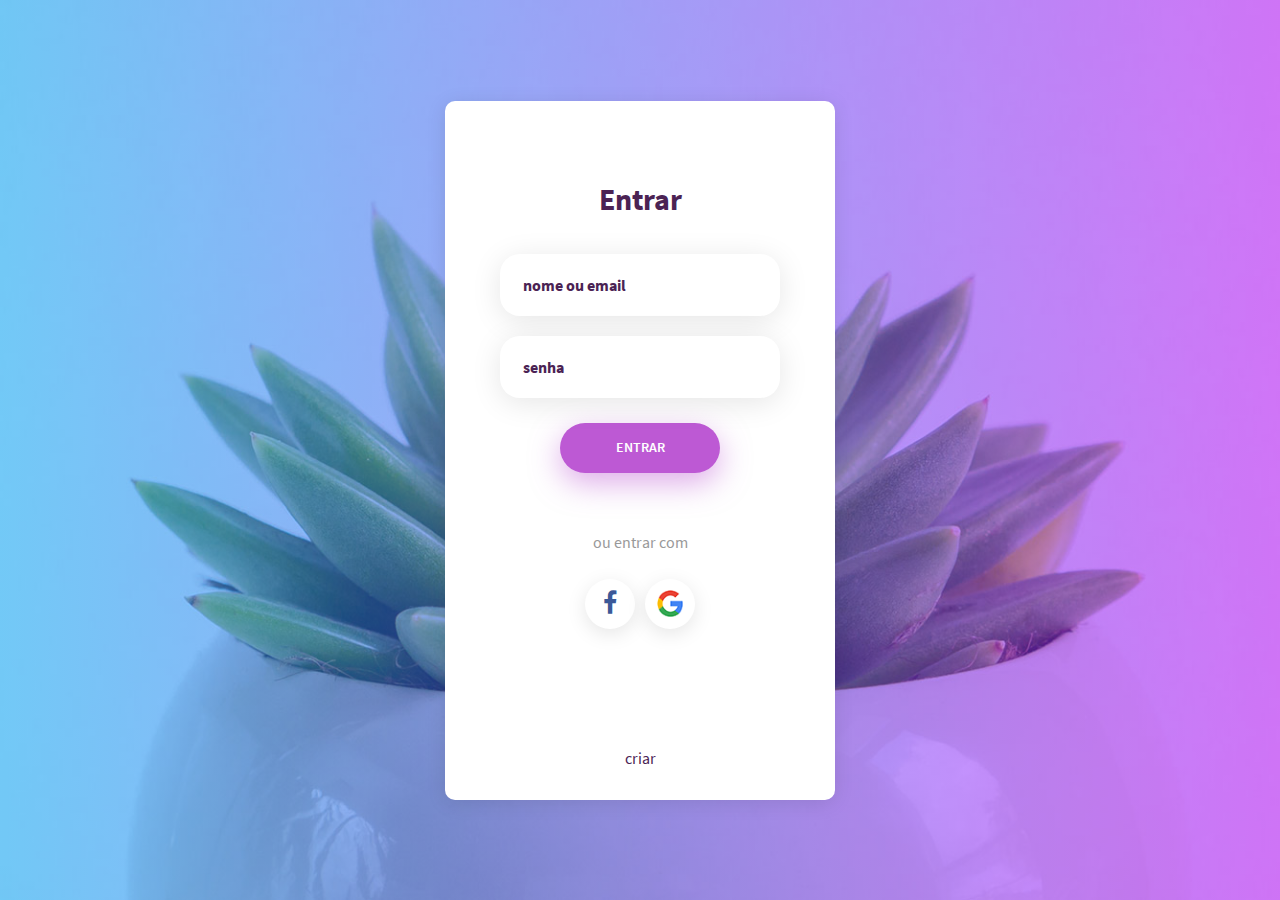
<file: login2/index.html>
<!DOCTYPE html>
<html lang="en">
<head>
	<title>Login V9</title>
	<meta charset="UTF-8">
	<meta name="viewport" content="width=device-width, initial-scale=1">
<!--===============================================================================================-->	
	<link rel="icon" type="image/png" href="images/icons/favicon.ico"/>
<!--===============================================================================================-->
	<link rel="stylesheet" type="text/css" href="vendor/bootstrap/css/bootstrap.min.css">
<!--===============================================================================================-->
	<link rel="stylesheet" type="text/css" href="fonts/font-awesome-4.7.0/css/font-awesome.min.css">
<!--===============================================================================================-->
	<link rel="stylesheet" type="text/css" href="fonts/iconic/css/material-design-iconic-font.min.css">
<!--===============================================================================================-->
	<link rel="stylesheet" type="text/css" href="vendor/animate/animate.css">
<!--===============================================================================================-->	
	<link rel="stylesheet" type="text/css" href="vendor/css-hamburgers/hamburgers.min.css">
<!--===============================================================================================-->
	<link rel="stylesheet" type="text/css" href="vendor/animsition/css/animsition.min.css">
<!--===============================================================================================-->
	<link rel="stylesheet" type="text/css" href="vendor/select2/select2.min.css">
<!--===============================================================================================-->	
	<link rel="stylesheet" type="text/css" href="vendor/daterangepicker/daterangepicker.css">
<!--===============================================================================================-->
	<link rel="stylesheet" type="text/css" href="css/util.css">
	<link rel="stylesheet" type="text/css" href="css/main.css">
<!--===============================================================================================-->
</head>
<body>
	
	
	<div class="container-login100" style="background-image: url('images/bg-01.jpg');">
		<div class="wrap-login100 p-l-55 p-r-55 p-t-80 p-b-30">
			<form class="login100-form validate-form">
				<span class="login100-form-title p-b-37">
					Entrar
				</span>

				<div class="wrap-input100 validate-input m-b-20" data-validate="nome ou email em falta">
					<input class="input100" type="text" name="username" placeholder="nome ou email">
					<span class="focus-input100"></span>
				</div>

				<div class="wrap-input100 validate-input m-b-25" data-validate = "senha em falta">
					<input class="input100" type="password" name="pass" placeholder="senha">
					<span class="focus-input100"></span>
				</div>

				<div class="container-login100-form-btn">
					<button class="login100-form-btn">
						Entrar
					</button>
				</div>

				<div class="text-center p-t-57 p-b-20">
					<span class="txt1">
						ou entrar com
					</span>
				</div>

				<div class="flex-c p-b-112">
					<a href="#" class="login100-social-item">
						<i class="fa fa-facebook-f"></i>
					</a>

					<a href="#" class="login100-social-item">
						<img src="images/icons/icon-google.png" alt="GOOGLE">
					</a>
				</div>

				<div class="text-center">
					<a href="sign-up/sign-up.html" class="txt2 hov1">
						criar
					</a>
				</div>
			</form>

			
		</div>
	</div>
	
	

	<div id="dropDownSelect1"></div>
	
<!--===============================================================================================-->
	<script src="vendor/jquery/jquery-3.2.1.min.js"></script>
<!--===============================================================================================-->
	<script src="vendor/animsition/js/animsition.min.js"></script>
<!--===============================================================================================-->
	<script src="vendor/bootstrap/js/popper.js"></script>
	<script src="vendor/bootstrap/js/bootstrap.min.js"></script>
<!--===============================================================================================-->
	<script src="vendor/select2/select2.min.js"></script>
<!--===============================================================================================-->
	<script src="vendor/daterangepicker/moment.min.js"></script>
	<script src="vendor/daterangepicker/daterangepicker.js"></script>
<!--===============================================================================================-->
	<script src="vendor/countdowntime/countdowntime.js"></script>
<!--===============================================================================================-->
	<script src="js/main.js"></script>

</body>
</html>
</file>
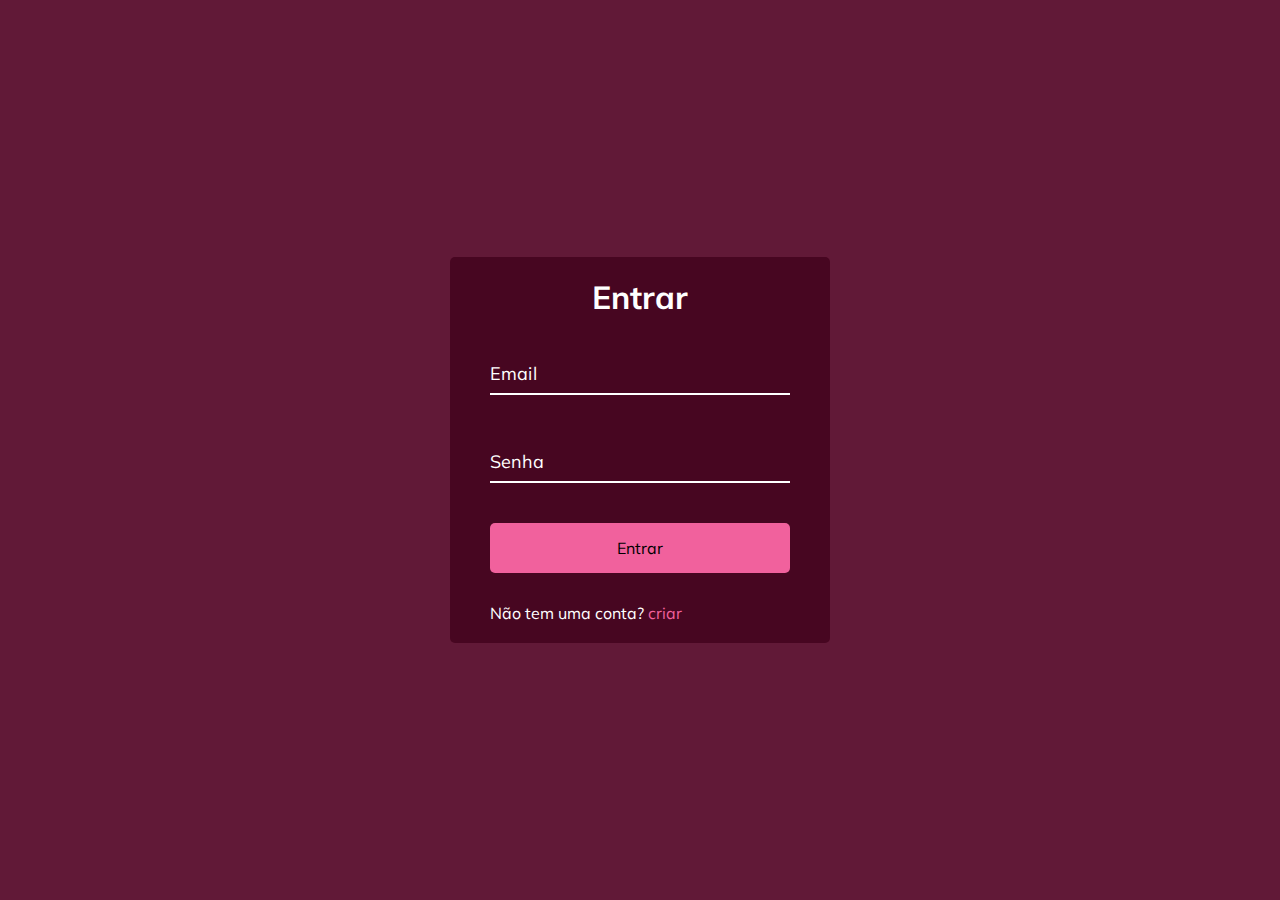
<file: login/login.html>
<!DOCTYPE html>
<!-- Created By Codecary -->
<html lang="en">
<head>
    <meta charset="UTF-8">
    <meta name="viewport" content="width=device-width, initial-scale=1.0">
    <title>allskiin-entrar</title>
    <link rel="stylesheet" href="css/login.css">

</head>
<body>

  <div class="container">
    <h1>Entrar</h1>
    <form>
      <div class="form-control">
        <input type="text" required>
        <label>Email</label>
      </div>
      <div class="form-control">
        <input type="password" required>
        <label>Senha</label>
      </div>
      <button class="btn">Entrar</button>
      <p class="text">Não tem uma conta? <a href="sing-up/sign-up.html">criar</a></p>
    </form>
  </div>

  <script src="login.js"></script>
</body>
</html>
</file>
<file: login2/vendor/daterangepicker/daterangepicker.css>
.daterangepicker {
  position: absolute;
  color: inherit;
  background-color: #fff;
  border-radius: 4px;
  width: 278px;
  padding: 4px;
  margin-top: 1px;
  top: 100px;
  left: 20px;
  /* Calendars */ }
  .daterangepicker:before, .daterangepicker:after {
    position: absolute;
    display: inline-block;
    border-bottom-color: rgba(0, 0, 0, 0.2);
    content: ''; }
  .daterangepicker:before {
    top: -7px;
    border-right: 7px solid transparent;
    border-left: 7px solid transparent;
    border-bottom: 7px solid #ccc; }
  .daterangepicker:after {
    top: -6px;
    border-right: 6px solid transparent;
    border-bottom: 6px solid #fff;
    border-left: 6px solid transparent; }
  .daterangepicker.opensleft:before {
    right: 9px; }
  .daterangepicker.opensleft:after {
    right: 10px; }
  .daterangepicker.openscenter:before {
    left: 0;
    right: 0;
    width: 0;
    margin-left: auto;
    margin-right: auto; }
  .daterangepicker.openscenter:after {
    left: 0;
    right: 0;
    width: 0;
    margin-left: auto;
    margin-right: auto; }
  .daterangepicker.opensright:before {
    left: 9px; }
  .daterangepicker.opensright:after {
    left: 10px; }
  .daterangepicker.dropup {
    margin-top: -5px; }
    .daterangepicker.dropup:before {
      top: initial;
      bottom: -7px;
      border-bottom: initial;
      border-top: 7px solid #ccc; }
    .daterangepicker.dropup:after {
      top: initial;
      bottom: -6px;
      border-bottom: initial;
      border-top: 6px solid #fff; }
  .daterangepicker.dropdown-menu {
    max-width: none;
    z-index: 3001; }
  .daterangepicker.single .ranges, .daterangepicker.single .calendar {
    float: none; }
  .daterangepicker.show-calendar .calendar {
    display: block; }
  .daterangepicker .calendar {
    display: none;
    max-width: 270px;
    margin: 4px; }
    .daterangepicker .calendar.single .calendar-table {
      border: none; }
    .daterangepicker .calendar th, .daterangepicker .calendar td {
      white-space: nowrap;
      text-align: center;
      min-width: 32px; }
  .daterangepicker .calendar-table {
    border: 1px solid #fff;
    padding: 4px;
    border-radius: 4px;
    background-color: #fff; }
  .daterangepicker table {
    width: 100%;
    margin: 0; }
  .daterangepicker td, .daterangepicker th {
    text-align: center;
    width: 20px;
    height: 20px;
    border-radius: 4px;
    border: 1px solid transparent;
    white-space: nowrap;
    cursor: pointer; }
    .daterangepicker td.available:hover, .daterangepicker th.available:hover {
      background-color: #eee;
      border-color: transparent;
      color: inherit; }
    .daterangepicker td.week, .daterangepicker th.week {
      font-size: 80%;
      color: #ccc; }
  .daterangepicker td.off, .daterangepicker td.off.in-range, .daterangepicker td.off.start-date, .daterangepicker td.off.end-date {
    background-color: #fff;
    border-color: transparent;
    color: #999; }
  .daterangepicker td.in-range {
    background-color: #ebf4f8;
    border-color: transparent;
    color: #000;
    border-radius: 0; }
  .daterangepicker td.start-date {
    border-radius: 4px 0 0 4px; }
  .daterangepicker td.end-date {
    border-radius: 0 4px 4px 0; }
  .daterangepicker td.start-date.end-date {
    border-radius: 4px; }
  .daterangepicker td.active, .daterangepicker td.active:hover {
    background-color: #357ebd;
    border-color: transparent;
    color: #fff; }
  .daterangepicker th.month {
    width: auto; }
  .daterangepicker td.disabled, .daterangepicker option.disabled {
    color: #999;
    cursor: not-allowed;
    text-decoration: line-through; }
  .daterangepicker select.monthselect, .daterangepicker select.yearselect {
    font-size: 12px;
    padding: 1px;
    height: auto;
    margin: 0;
    cursor: default; }
  .daterangepicker select.monthselect {
    margin-right: 2%;
    width: 56%; }
  .daterangepicker select.yearselect {
    width: 40%; }
  .daterangepicker select.hourselect, .daterangepicker select.minuteselect, .daterangepicker select.secondselect, .daterangepicker select.ampmselect {
    width: 50px;
    margin-bottom: 0; }
  .daterangepicker .input-mini {
    border: 1px solid #ccc;
    border-radius: 4px;
    color: #555;
    height: 30px;
    line-height: 30px;
    display: block;
    vertical-align: middle;
    margin: 0 0 5px 0;
    padding: 0 6px 0 28px;
    width: 100%; }
    .daterangepicker .input-mini.active {
      border: 1px solid #08c;
      border-radius: 4px; }
  .daterangepicker .daterangepicker_input {
    position: relative; }
    .daterangepicker .daterangepicker_input i {
      position: absolute;
      left: 8px;
      top: 8px; }
  .daterangepicker.rtl .input-mini {
    padding-right: 28px;
    padding-left: 6px; }
  .daterangepicker.rtl .daterangepicker_input i {
    left: auto;
    right: 8px; }
  .daterangepicker .calendar-time {
    text-align: center;
    margin: 5px auto;
    line-height: 30px;
    position: relative;
    padding-left: 28px; }
    .daterangepicker .calendar-time select.disabled {
      color: #ccc;
      cursor: not-allowed; }

.ranges {
  font-size: 11px;
  float: none;
  margin: 4px;
  text-align: left; }
  .ranges ul {
    list-style: none;
    margin: 0 auto;
    padding: 0;
    width: 100%; }
  .ranges li {
    font-size: 13px;
    background-color: #f5f5f5;
    border: 1px solid #f5f5f5;
    border-radius: 4px;
    color: #08c;
    padding: 3px 12px;
    margin-bottom: 8px;
    cursor: pointer; }
    .ranges li:hover {
      background-color: #08c;
      border: 1px solid #08c;
      color: #fff; }
    .ranges li.active {
      background-color: #08c;
      border: 1px solid #08c;
      color: #fff; }

/*  Larger Screen Styling */
@media (min-width: 564px) {
  .daterangepicker {
    width: auto; }
    .daterangepicker .ranges ul {
      width: 160px; }
    .daterangepicker.single .ranges ul {
      width: 100%; }
    .daterangepicker.single .calendar.left {
      clear: none; }
    .daterangepicker.single.ltr .ranges, .daterangepicker.single.ltr .calendar {
      float: left; }
    .daterangepicker.single.rtl .ranges, .daterangepicker.single.rtl .calendar {
      float: right; }
    .daterangepicker.ltr {
      direction: ltr;
      text-align: left; }
      .daterangepicker.ltr .calendar.left {
        clear: left;
        margin-right: 0; }
        .daterangepicker.ltr .calendar.left .calendar-table {
          border-right: none;
          border-top-right-radius: 0;
          border-bottom-right-radius: 0; }
      .daterangepicker.ltr .calendar.right {
        margin-left: 0; }
        .daterangepicker.ltr .calendar.right .calendar-table {
          border-left: none;
          border-top-left-radius: 0;
          border-bottom-left-radius: 0; }
      .daterangepicker.ltr .left .daterangepicker_input {
        padding-right: 12px; }
      .daterangepicker.ltr .calendar.left .calendar-table {
        padding-right: 12px; }
      .daterangepicker.ltr .ranges, .daterangepicker.ltr .calendar {
        float: left; }
    .daterangepicker.rtl {
      direction: rtl;
      text-align: right; }
      .daterangepicker.rtl .calendar.left {
        clear: right;
        margin-left: 0; }
        .daterangepicker.rtl .calendar.left .calendar-table {
          border-left: none;
          border-top-left-radius: 0;
          border-bottom-left-radius: 0; }
      .daterangepicker.rtl .calendar.right {
        margin-right: 0; }
        .daterangepicker.rtl .calendar.right .calendar-table {
          border-right: none;
          border-top-right-radius: 0;
          border-bottom-right-radius: 0; }
      .daterangepicker.rtl .left .daterangepicker_input {
        padding-left: 12px; }
      .daterangepicker.rtl .calendar.left .calendar-table {
        padding-left: 12px; }
      .daterangepicker.rtl .ranges, .daterangepicker.rtl .calendar {
        text-align: right;
        float: right; } }
@media (min-width: 730px) {
  .daterangepicker .ranges {
    width: auto; }
  .daterangepicker.ltr .ranges {
    float: left; }
  .daterangepicker.rtl .ranges {
    float: right; }
  .daterangepicker .calendar.left {
    clear: none !important; } }
</file>
<file: login2/css/util.css>
/*[ FONT SIZE ]
///////////////////////////////////////////////////////////
*/
.fs-1 {font-size: 1px;}
.fs-2 {font-size: 2px;}
.fs-3 {font-size: 3px;}
.fs-4 {font-size: 4px;}
.fs-5 {font-size: 5px;}
.fs-6 {font-size: 6px;}
.fs-7 {font-size: 7px;}
.fs-8 {font-size: 8px;}
.fs-9 {font-size: 9px;}
.fs-10 {font-size: 10px;}
.fs-11 {font-size: 11px;}
.fs-12 {font-size: 12px;}
.fs-13 {font-size: 13px;}
.fs-14 {font-size: 14px;}
.fs-15 {font-size: 15px;}
.fs-16 {font-size: 16px;}
.fs-17 {font-size: 17px;}
.fs-18 {font-size: 18px;}
.fs-19 {font-size: 19px;}
.fs-20 {font-size: 20px;}
.fs-21 {font-size: 21px;}
.fs-22 {font-size: 22px;}
.fs-23 {font-size: 23px;}
.fs-24 {font-size: 24px;}
.fs-25 {font-size: 25px;}
.fs-26 {font-size: 26px;}
.fs-27 {font-size: 27px;}
.fs-28 {font-size: 28px;}
.fs-29 {font-size: 29px;}
.fs-30 {font-size: 30px;}
.fs-31 {font-size: 31px;}
.fs-32 {font-size: 32px;}
.fs-33 {font-size: 33px;}
.fs-34 {font-size: 34px;}
.fs-35 {font-size: 35px;}
.fs-36 {font-size: 36px;}
.fs-37 {font-size: 37px;}
.fs-38 {font-size: 38px;}
.fs-39 {font-size: 39px;}
.fs-40 {font-size: 40px;}
.fs-41 {font-size: 41px;}
.fs-42 {font-size: 42px;}
.fs-43 {font-size: 43px;}
.fs-44 {font-size: 44px;}
.fs-45 {font-size: 45px;}
.fs-46 {font-size: 46px;}
.fs-47 {font-size: 47px;}
.fs-48 {font-size: 48px;}
.fs-49 {font-size: 49px;}
.fs-50 {font-size: 50px;}
.fs-51 {font-size: 51px;}
.fs-52 {font-size: 52px;}
.fs-53 {font-size: 53px;}
.fs-54 {font-size: 54px;}
.fs-55 {font-size: 55px;}
.fs-56 {font-size: 56px;}
.fs-57 {font-size: 57px;}
.fs-58 {font-size: 58px;}
.fs-59 {font-size: 59px;}
.fs-60 {font-size: 60px;}
.fs-61 {font-size: 61px;}
.fs-62 {font-size: 62px;}
.fs-63 {font-size: 63px;}
.fs-64 {font-size: 64px;}
.fs-65 {font-size: 65px;}
.fs-66 {font-size: 66px;}
.fs-67 {font-size: 67px;}
.fs-68 {font-size: 68px;}
.fs-69 {font-size: 69px;}
.fs-70 {font-size: 70px;}
.fs-71 {font-size: 71px;}
.fs-72 {font-size: 72px;}
.fs-73 {font-size: 73px;}
.fs-74 {font-size: 74px;}
.fs-75 {font-size: 75px;}
.fs-76 {font-size: 76px;}
.fs-77 {font-size: 77px;}
.fs-78 {font-size: 78px;}
.fs-79 {font-size: 79px;}
.fs-80 {font-size: 80px;}
.fs-81 {font-size: 81px;}
.fs-82 {font-size: 82px;}
.fs-83 {font-size: 83px;}
.fs-84 {font-size: 84px;}
.fs-85 {font-size: 85px;}
.fs-86 {font-size: 86px;}
.fs-87 {font-size: 87px;}
.fs-88 {font-size: 88px;}
.fs-89 {font-size: 89px;}
.fs-90 {font-size: 90px;}
.fs-91 {font-size: 91px;}
.fs-92 {font-size: 92px;}
.fs-93 {font-size: 93px;}
.fs-94 {font-size: 94px;}
.fs-95 {font-size: 95px;}
.fs-96 {font-size: 96px;}
.fs-97 {font-size: 97px;}
.fs-98 {font-size: 98px;}
.fs-99 {font-size: 99px;}
.fs-100 {font-size: 100px;}
.fs-101 {font-size: 101px;}
.fs-102 {font-size: 102px;}
.fs-103 {font-size: 103px;}
.fs-104 {font-size: 104px;}
.fs-105 {font-size: 105px;}
.fs-106 {font-size: 106px;}
.fs-107 {font-size: 107px;}
.fs-108 {font-size: 108px;}
.fs-109 {font-size: 109px;}
.fs-110 {font-size: 110px;}
.fs-111 {font-size: 111px;}
.fs-112 {font-size: 112px;}
.fs-113 {font-size: 113px;}
.fs-114 {font-size: 114px;}
.fs-115 {font-size: 115px;}
.fs-116 {font-size: 116px;}
.fs-117 {font-size: 117px;}
.fs-118 {font-size: 118px;}
.fs-119 {font-size: 119px;}
.fs-120 {font-size: 120px;}
.fs-121 {font-size: 121px;}
.fs-122 {font-size: 122px;}
.fs-123 {font-size: 123px;}
.fs-124 {font-size: 124px;}
.fs-125 {font-size: 125px;}
.fs-126 {font-size: 126px;}
.fs-127 {font-size: 127px;}
.fs-128 {font-size: 128px;}
.fs-129 {font-size: 129px;}
.fs-130 {font-size: 130px;}
.fs-131 {font-size: 131px;}
.fs-132 {font-size: 132px;}
.fs-133 {font-size: 133px;}
.fs-134 {font-size: 134px;}
.fs-135 {font-size: 135px;}
.fs-136 {font-size: 136px;}
.fs-137 {font-size: 137px;}
.fs-138 {font-size: 138px;}
.fs-139 {font-size: 139px;}
.fs-140 {font-size: 140px;}
.fs-141 {font-size: 141px;}
.fs-142 {font-size: 142px;}
.fs-143 {font-size: 143px;}
.fs-144 {font-size: 144px;}
.fs-145 {font-size: 145px;}
.fs-146 {font-size: 146px;}
.fs-147 {font-size: 147px;}
.fs-148 {font-size: 148px;}
.fs-149 {font-size: 149px;}
.fs-150 {font-size: 150px;}
.fs-151 {font-size: 151px;}
.fs-152 {font-size: 152px;}
.fs-153 {font-size: 153px;}
.fs-154 {font-size: 154px;}
.fs-155 {font-size: 155px;}
.fs-156 {font-size: 156px;}
.fs-157 {font-size: 157px;}
.fs-158 {font-size: 158px;}
.fs-159 {font-size: 159px;}
.fs-160 {font-size: 160px;}
.fs-161 {font-size: 161px;}
.fs-162 {font-size: 162px;}
.fs-163 {font-size: 163px;}
.fs-164 {font-size: 164px;}
.fs-165 {font-size: 165px;}
.fs-166 {font-size: 166px;}
.fs-167 {font-size: 167px;}
.fs-168 {font-size: 168px;}
.fs-169 {font-size: 169px;}
.fs-170 {font-size: 170px;}
.fs-171 {font-size: 171px;}
.fs-172 {font-size: 172px;}
.fs-173 {font-size: 173px;}
.fs-174 {font-size: 174px;}
.fs-175 {font-size: 175px;}
.fs-176 {font-size: 176px;}
.fs-177 {font-size: 177px;}
.fs-178 {font-size: 178px;}
.fs-179 {font-size: 179px;}
.fs-180 {font-size: 180px;}
.fs-181 {font-size: 181px;}
.fs-182 {font-size: 182px;}
.fs-183 {font-size: 183px;}
.fs-184 {font-size: 184px;}
.fs-185 {font-size: 185px;}
.fs-186 {font-size: 186px;}
.fs-187 {font-size: 187px;}
.fs-188 {font-size: 188px;}
.fs-189 {font-size: 189px;}
.fs-190 {font-size: 190px;}
.fs-191 {font-size: 191px;}
.fs-192 {font-size: 192px;}
.fs-193 {font-size: 193px;}
.fs-194 {font-size: 194px;}
.fs-195 {font-size: 195px;}
.fs-196 {font-size: 196px;}
.fs-197 {font-size: 197px;}
.fs-198 {font-size: 198px;}
.fs-199 {font-size: 199px;}
.fs-200 {font-size: 200px;}

/*[ PADDING ]
///////////////////////////////////////////////////////////
*/
.p-t-0 {padding-top: 0px;}
.p-t-1 {padding-top: 1px;}
.p-t-2 {padding-top: 2px;}
.p-t-3 {padding-top: 3px;}
.p-t-4 {padding-top: 4px;}
.p-t-5 {padding-top: 5px;}
.p-t-6 {padding-top: 6px;}
.p-t-7 {padding-top: 7px;}
.p-t-8 {padding-top: 8px;}
.p-t-9 {padding-top: 9px;}
.p-t-10 {padding-top: 10px;}
.p-t-11 {padding-top: 11px;}
.p-t-12 {padding-top: 12px;}
.p-t-13 {padding-top: 13px;}
.p-t-14 {padding-top: 14px;}
.p-t-15 {padding-top: 15px;}
.p-t-16 {padding-top: 16px;}
.p-t-17 {padding-top: 17px;}
.p-t-18 {padding-top: 18px;}
.p-t-19 {padding-top: 19px;}
.p-t-20 {padding-top: 20px;}
.p-t-21 {padding-top: 21px;}
.p-t-22 {padding-top: 22px;}
.p-t-23 {padding-top: 23px;}
.p-t-24 {padding-top: 24px;}
.p-t-25 {padding-top: 25px;}
.p-t-26 {padding-top: 26px;}
.p-t-27 {padding-top: 27px;}
.p-t-28 {padding-top: 28px;}
.p-t-29 {padding-top: 29px;}
.p-t-30 {padding-top: 30px;}
.p-t-31 {padding-top: 31px;}
.p-t-32 {padding-top: 32px;}
.p-t-33 {padding-top: 33px;}
.p-t-34 {padding-top: 34px;}
.p-t-35 {padding-top: 35px;}
.p-t-36 {padding-top: 36px;}
.p-t-37 {padding-top: 37px;}
.p-t-38 {padding-top: 38px;}
.p-t-39 {padding-top: 39px;}
.p-t-40 {padding-top: 40px;}
.p-t-41 {padding-top: 41px;}
.p-t-42 {padding-top: 42px;}
.p-t-43 {padding-top: 43px;}
.p-t-44 {padding-top: 44px;}
.p-t-45 {padding-top: 45px;}
.p-t-46 {padding-top: 46px;}
.p-t-47 {padding-top: 47px;}
.p-t-48 {padding-top: 48px;}
.p-t-49 {padding-top: 49px;}
.p-t-50 {padding-top: 50px;}
.p-t-51 {padding-top: 51px;}
.p-t-52 {padding-top: 52px;}
.p-t-53 {padding-top: 53px;}
.p-t-54 {padding-top: 54px;}
.p-t-55 {padding-top: 55px;}
.p-t-56 {padding-top: 56px;}
.p-t-57 {padding-top: 57px;}
.p-t-58 {padding-top: 58px;}
.p-t-59 {padding-top: 59px;}
.p-t-60 {padding-top: 60px;}
.p-t-61 {padding-top: 61px;}
.p-t-62 {padding-top: 62px;}
.p-t-63 {padding-top: 63px;}
.p-t-64 {padding-top: 64px;}
.p-t-65 {padding-top: 65px;}
.p-t-66 {padding-top: 66px;}
.p-t-67 {padding-top: 67px;}
.p-t-68 {padding-top: 68px;}
.p-t-69 {padding-top: 69px;}
.p-t-70 {padding-top: 70px;}
.p-t-71 {padding-top: 71px;}
.p-t-72 {padding-top: 72px;}
.p-t-73 {padding-top: 73px;}
.p-t-74 {padding-top: 74px;}
.p-t-75 {padding-top: 75px;}
.p-t-76 {padding-top: 76px;}
.p-t-77 {padding-top: 77px;}
.p-t-78 {padding-top: 78px;}
.p-t-79 {padding-top: 79px;}
.p-t-80 {padding-top: 80px;}
.p-t-81 {padding-top: 81px;}
.p-t-82 {padding-top: 82px;}
.p-t-83 {padding-top: 83px;}
.p-t-84 {padding-top: 84px;}
.p-t-85 {padding-top: 85px;}
.p-t-86 {padding-top: 86px;}
.p-t-87 {padding-top: 87px;}
.p-t-88 {padding-top: 88px;}
.p-t-89 {padding-top: 89px;}
.p-t-90 {padding-top: 90px;}
.p-t-91 {padding-top: 91px;}
.p-t-92 {padding-top: 92px;}
.p-t-93 {padding-top: 93px;}
.p-t-94 {padding-top: 94px;}
.p-t-95 {padding-top: 95px;}
.p-t-96 {padding-top: 96px;}
.p-t-97 {padding-top: 97px;}
.p-t-98 {padding-top: 98px;}
.p-t-99 {padding-top: 99px;}
.p-t-100 {padding-top: 100px;}
.p-t-101 {padding-top: 101px;}
.p-t-102 {padding-top: 102px;}
.p-t-103 {padding-top: 103px;}
.p-t-104 {padding-top: 104px;}
.p-t-105 {padding-top: 105px;}
.p-t-106 {padding-top: 106px;}
.p-t-107 {padding-top: 107px;}
.p-t-108 {padding-top: 108px;}
.p-t-109 {padding-top: 109px;}
.p-t-110 {padding-top: 110px;}
.p-t-111 {padding-top: 111px;}
.p-t-112 {padding-top: 112px;}
.p-t-113 {padding-top: 113px;}
.p-t-114 {padding-top: 114px;}
.p-t-115 {padding-top: 115px;}
.p-t-116 {padding-top: 116px;}
.p-t-117 {padding-top: 117px;}
.p-t-118 {padding-top: 118px;}
.p-t-119 {padding-top: 119px;}
.p-t-120 {padding-top: 120px;}
.p-t-121 {padding-top: 121px;}
.p-t-122 {padding-top: 122px;}
.p-t-123 {padding-top: 123px;}
.p-t-124 {padding-top: 124px;}
.p-t-125 {padding-top: 125px;}
.p-t-126 {padding-top: 126px;}
.p-t-127 {padding-top: 127px;}
.p-t-128 {padding-top: 128px;}
.p-t-129 {padding-top: 129px;}
.p-t-130 {padding-top: 130px;}
.p-t-131 {padding-top: 131px;}
.p-t-132 {padding-top: 132px;}
.p-t-133 {padding-top: 133px;}
.p-t-134 {padding-top: 134px;}
.p-t-135 {padding-top: 135px;}
.p-t-136 {padding-top: 136px;}
.p-t-137 {padding-top: 137px;}
.p-t-138 {padding-top: 138px;}
.p-t-139 {padding-top: 139px;}
.p-t-140 {padding-top: 140px;}
.p-t-141 {padding-top: 141px;}
.p-t-142 {padding-top: 142px;}
.p-t-143 {padding-top: 143px;}
.p-t-144 {padding-top: 144px;}
.p-t-145 {padding-top: 145px;}
.p-t-146 {padding-top: 146px;}
.p-t-147 {padding-top: 147px;}
.p-t-148 {padding-top: 148px;}
.p-t-149 {padding-top: 149px;}
.p-t-150 {padding-top: 150px;}
.p-t-151 {padding-top: 151px;}
.p-t-152 {padding-top: 152px;}
.p-t-153 {padding-top: 153px;}
.p-t-154 {padding-top: 154px;}
.p-t-155 {padding-top: 155px;}
.p-t-156 {padding-top: 156px;}
.p-t-157 {padding-top: 157px;}
.p-t-158 {padding-top: 158px;}
.p-t-159 {padding-top: 159px;}
.p-t-160 {padding-top: 160px;}
.p-t-161 {padding-top: 161px;}
.p-t-162 {padding-top: 162px;}
.p-t-163 {padding-top: 163px;}
.p-t-164 {padding-top: 164px;}
.p-t-165 {padding-top: 165px;}
.p-t-166 {padding-top: 166px;}
.p-t-167 {padding-top: 167px;}
.p-t-168 {padding-top: 168px;}
.p-t-169 {padding-top: 169px;}
.p-t-170 {padding-top: 170px;}
.p-t-171 {padding-top: 171px;}
.p-t-172 {padding-top: 172px;}
.p-t-173 {padding-top: 173px;}
.p-t-174 {padding-top: 174px;}
.p-t-175 {padding-top: 175px;}
.p-t-176 {padding-top: 176px;}
.p-t-177 {padding-top: 177px;}
.p-t-178 {padding-top: 178px;}
.p-t-179 {padding-top: 179px;}
.p-t-180 {padding-top: 180px;}
.p-t-181 {padding-top: 181px;}
.p-t-182 {padding-top: 182px;}
.p-t-183 {padding-top: 183px;}
.p-t-184 {padding-top: 184px;}
.p-t-185 {padding-top: 185px;}
.p-t-186 {padding-top: 186px;}
.p-t-187 {padding-top: 187px;}
.p-t-188 {padding-top: 188px;}
.p-t-189 {padding-top: 189px;}
.p-t-190 {padding-top: 190px;}
.p-t-191 {padding-top: 191px;}
.p-t-192 {padding-top: 192px;}
.p-t-193 {padding-top: 193px;}
.p-t-194 {padding-top: 194px;}
.p-t-195 {padding-top: 195px;}
.p-t-196 {padding-top: 196px;}
.p-t-197 {padding-top: 197px;}
.p-t-198 {padding-top: 198px;}
.p-t-199 {padding-top: 199px;}
.p-t-200 {padding-top: 200px;}
.p-t-201 {padding-top: 201px;}
.p-t-202 {padding-top: 202px;}
.p-t-203 {padding-top: 203px;}
.p-t-204 {padding-top: 204px;}
.p-t-205 {padding-top: 205px;}
.p-t-206 {padding-top: 206px;}
.p-t-207 {padding-top: 207px;}
.p-t-208 {padding-top: 208px;}
.p-t-209 {padding-top: 209px;}
.p-t-210 {padding-top: 210px;}
.p-t-211 {padding-top: 211px;}
.p-t-212 {padding-top: 212px;}
.p-t-213 {padding-top: 213px;}
.p-t-214 {padding-top: 214px;}
.p-t-215 {padding-top: 215px;}
.p-t-216 {padding-top: 216px;}
.p-t-217 {padding-top: 217px;}
.p-t-218 {padding-top: 218px;}
.p-t-219 {padding-top: 219px;}
.p-t-220 {padding-top: 220px;}
.p-t-221 {padding-top: 221px;}
.p-t-222 {padding-top: 222px;}
.p-t-223 {padding-top: 223px;}
.p-t-224 {padding-top: 224px;}
.p-t-225 {padding-top: 225px;}
.p-t-226 {padding-top: 226px;}
.p-t-227 {padding-top: 227px;}
.p-t-228 {padding-top: 228px;}
.p-t-229 {padding-top: 229px;}
.p-t-230 {padding-top: 230px;}
.p-t-231 {padding-top: 231px;}
.p-t-232 {padding-top: 232px;}
.p-t-233 {padding-top: 233px;}
.p-t-234 {padding-top: 234px;}
.p-t-235 {padding-top: 235px;}
.p-t-236 {padding-top: 236px;}
.p-t-237 {padding-top: 237px;}
.p-t-238 {padding-top: 238px;}
.p-t-239 {padding-top: 239px;}
.p-t-240 {padding-top: 240px;}
.p-t-241 {padding-top: 241px;}
.p-t-242 {padding-top: 242px;}
.p-t-243 {padding-top: 243px;}
.p-t-244 {padding-top: 244px;}
.p-t-245 {padding-top: 245px;}
.p-t-246 {padding-top: 246px;}
.p-t-247 {padding-top: 247px;}
.p-t-248 {padding-top: 248px;}
.p-t-249 {padding-top: 249px;}
.p-t-250 {padding-top: 250px;}
.p-b-0 {padding-bottom: 0px;}
.p-b-1 {padding-bottom: 1px;}
.p-b-2 {padding-bottom: 2px;}
.p-b-3 {padding-bottom: 3px;}
.p-b-4 {padding-bottom: 4px;}
.p-b-5 {padding-bottom: 5px;}
.p-b-6 {padding-bottom: 6px;}
.p-b-7 {padding-bottom: 7px;}
.p-b-8 {padding-bottom: 8px;}
.p-b-9 {padding-bottom: 9px;}
.p-b-10 {padding-bottom: 10px;}
.p-b-11 {padding-bottom: 11px;}
.p-b-12 {padding-bottom: 12px;}
.p-b-13 {padding-bottom: 13px;}
.p-b-14 {padding-bottom: 14px;}
.p-b-15 {padding-bottom: 15px;}
.p-b-16 {padding-bottom: 16px;}
.p-b-17 {padding-bottom: 17px;}
.p-b-18 {padding-bottom: 18px;}
.p-b-19 {padding-bottom: 19px;}
.p-b-20 {padding-bottom: 20px;}
.p-b-21 {padding-bottom: 21px;}
.p-b-22 {padding-bottom: 22px;}
.p-b-23 {padding-bottom: 23px;}
.p-b-24 {padding-bottom: 24px;}
.p-b-25 {padding-bottom: 25px;}
.p-b-26 {padding-bottom: 26px;}
.p-b-27 {padding-bottom: 27px;}
.p-b-28 {padding-bottom: 28px;}
.p-b-29 {padding-bottom: 29px;}
.p-b-30 {padding-bottom: 30px;}
.p-b-31 {padding-bottom: 31px;}
.p-b-32 {padding-bottom: 32px;}
.p-b-33 {padding-bottom: 33px;}
.p-b-34 {padding-bottom: 34px;}
.p-b-35 {padding-bottom: 35px;}
.p-b-36 {padding-bottom: 36px;}
.p-b-37 {padding-bottom: 37px;}
.p-b-38 {padding-bottom: 38px;}
.p-b-39 {padding-bottom: 39px;}
.p-b-40 {padding-bottom: 40px;}
.p-b-41 {padding-bottom: 41px;}
.p-b-42 {padding-bottom: 42px;}
.p-b-43 {padding-bottom: 43px;}
.p-b-44 {padding-bottom: 44px;}
.p-b-45 {padding-bottom: 45px;}
.p-b-46 {padding-bottom: 46px;}
.p-b-47 {padding-bottom: 47px;}
.p-b-48 {padding-bottom: 48px;}
.p-b-49 {padding-bottom: 49px;}
.p-b-50 {padding-bottom: 50px;}
.p-b-51 {padding-bottom: 51px;}
.p-b-52 {padding-bottom: 52px;}
.p-b-53 {padding-bottom: 53px;}
.p-b-54 {padding-bottom: 54px;}
.p-b-55 {padding-bottom: 55px;}
.p-b-56 {padding-bottom: 56px;}
.p-b-57 {padding-bottom: 57px;}
.p-b-58 {padding-bottom: 58px;}
.p-b-59 {padding-bottom: 59px;}
.p-b-60 {padding-bottom: 60px;}
.p-b-61 {padding-bottom: 61px;}
.p-b-62 {padding-bottom: 62px;}
.p-b-63 {padding-bottom: 63px;}
.p-b-64 {padding-bottom: 64px;}
.p-b-65 {padding-bottom: 65px;}
.p-b-66 {padding-bottom: 66px;}
.p-b-67 {padding-bottom: 67px;}
.p-b-68 {padding-bottom: 68px;}
.p-b-69 {padding-bottom: 69px;}
.p-b-70 {padding-bottom: 70px;}
.p-b-71 {padding-bottom: 71px;}
.p-b-72 {padding-bottom: 72px;}
.p-b-73 {padding-bottom: 73px;}
.p-b-74 {padding-bottom: 74px;}
.p-b-75 {padding-bottom: 75px;}
.p-b-76 {padding-bottom: 76px;}
.p-b-77 {padding-bottom: 77px;}
.p-b-78 {padding-bottom: 78px;}
.p-b-79 {padding-bottom: 79px;}
.p-b-80 {padding-bottom: 80px;}
.p-b-81 {padding-bottom: 81px;}
.p-b-82 {padding-bottom: 82px;}
.p-b-83 {padding-bottom: 83px;}
.p-b-84 {padding-bottom: 84px;}
.p-b-85 {padding-bottom: 85px;}
.p-b-86 {padding-bottom: 86px;}
.p-b-87 {padding-bottom: 87px;}
.p-b-88 {padding-bottom: 88px;}
.p-b-89 {padding-bottom: 89px;}
.p-b-90 {padding-bottom: 90px;}
.p-b-91 {padding-bottom: 91px;}
.p-b-92 {padding-bottom: 92px;}
.p-b-93 {padding-bottom: 93px;}
.p-b-94 {padding-bottom: 94px;}
.p-b-95 {padding-bottom: 95px;}
.p-b-96 {padding-bottom: 96px;}
.p-b-97 {padding-bottom: 97px;}
.p-b-98 {padding-bottom: 98px;}
.p-b-99 {padding-bottom: 99px;}
.p-b-100 {padding-bottom: 100px;}
.p-b-101 {padding-bottom: 101px;}
.p-b-102 {padding-bottom: 102px;}
.p-b-103 {padding-bottom: 103px;}
.p-b-104 {padding-bottom: 104px;}
.p-b-105 {padding-bottom: 105px;}
.p-b-106 {padding-bottom: 106px;}
.p-b-107 {padding-bottom: 107px;}
.p-b-108 {padding-bottom: 108px;}
.p-b-109 {padding-bottom: 109px;}
.p-b-110 {padding-bottom: 110px;}
.p-b-111 {padding-bottom: 111px;}
.p-b-112 {padding-bottom: 112px;}
.p-b-113 {padding-bottom: 113px;}
.p-b-114 {padding-bottom: 114px;}
.p-b-115 {padding-bottom: 115px;}
.p-b-116 {padding-bottom: 116px;}
.p-b-117 {padding-bottom: 117px;}
.p-b-118 {padding-bottom: 118px;}
.p-b-119 {padding-bottom: 119px;}
.p-b-120 {padding-bottom: 120px;}
.p-b-121 {padding-bottom: 121px;}
.p-b-122 {padding-bottom: 122px;}
.p-b-123 {padding-bottom: 123px;}
.p-b-124 {padding-bottom: 124px;}
.p-b-125 {padding-bottom: 125px;}
.p-b-126 {padding-bottom: 126px;}
.p-b-127 {padding-bottom: 127px;}
.p-b-128 {padding-bottom: 128px;}
.p-b-129 {padding-bottom: 129px;}
.p-b-130 {padding-bottom: 130px;}
.p-b-131 {padding-bottom: 131px;}
.p-b-132 {padding-bottom: 132px;}
.p-b-133 {padding-bottom: 133px;}
.p-b-134 {padding-bottom: 134px;}
.p-b-135 {padding-bottom: 135px;}
.p-b-136 {padding-bottom: 136px;}
.p-b-137 {padding-bottom: 137px;}
.p-b-138 {padding-bottom: 138px;}
.p-b-139 {padding-bottom: 139px;}
.p-b-140 {padding-bottom: 140px;}
.p-b-141 {padding-bottom: 141px;}
.p-b-142 {padding-bottom: 142px;}
.p-b-143 {padding-bottom: 143px;}
.p-b-144 {padding-bottom: 144px;}
.p-b-145 {padding-bottom: 145px;}
.p-b-146 {padding-bottom: 146px;}
.p-b-147 {padding-bottom: 147px;}
.p-b-148 {padding-bottom: 148px;}
.p-b-149 {padding-bottom: 149px;}
.p-b-150 {padding-bottom: 150px;}
.p-b-151 {padding-bottom: 151px;}
.p-b-152 {padding-bottom: 152px;}
.p-b-153 {padding-bottom: 153px;}
.p-b-154 {padding-bottom: 154px;}
.p-b-155 {padding-bottom: 155px;}
.p-b-156 {padding-bottom: 156px;}
.p-b-157 {padding-bottom: 157px;}
.p-b-158 {padding-bottom: 158px;}
.p-b-159 {padding-bottom: 159px;}
.p-b-160 {padding-bottom: 160px;}
.p-b-161 {padding-bottom: 161px;}
.p-b-162 {padding-bottom: 162px;}
.p-b-163 {padding-bottom: 163px;}
.p-b-164 {padding-bottom: 164px;}
.p-b-165 {padding-bottom: 165px;}
.p-b-166 {padding-bottom: 166px;}
.p-b-167 {padding-bottom: 167px;}
.p-b-168 {padding-bottom: 168px;}
.p-b-169 {padding-bottom: 169px;}
.p-b-170 {padding-bottom: 170px;}
.p-b-171 {padding-bottom: 171px;}
.p-b-172 {padding-bottom: 172px;}
.p-b-173 {padding-bottom: 173px;}
.p-b-174 {padding-bottom: 174px;}
.p-b-175 {padding-bottom: 175px;}
.p-b-176 {padding-bottom: 176px;}
.p-b-177 {padding-bottom: 177px;}
.p-b-178 {padding-bottom: 178px;}
.p-b-179 {padding-bottom: 179px;}
.p-b-180 {padding-bottom: 180px;}
.p-b-181 {padding-bottom: 181px;}
.p-b-182 {padding-bottom: 182px;}
.p-b-183 {padding-bottom: 183px;}
.p-b-184 {padding-bottom: 184px;}
.p-b-185 {padding-bottom: 185px;}
.p-b-186 {padding-bottom: 186px;}
.p-b-187 {padding-bottom: 187px;}
.p-b-188 {padding-bottom: 188px;}
.p-b-189 {padding-bottom: 189px;}
.p-b-190 {padding-bottom: 190px;}
.p-b-191 {padding-bottom: 191px;}
.p-b-192 {padding-bottom: 192px;}
.p-b-193 {padding-bottom: 193px;}
.p-b-194 {padding-bottom: 194px;}
.p-b-195 {padding-bottom: 195px;}
.p-b-196 {padding-bottom: 196px;}
.p-b-197 {padding-bottom: 197px;}
.p-b-198 {padding-bottom: 198px;}
.p-b-199 {padding-bottom: 199px;}
.p-b-200 {padding-bottom: 200px;}
.p-b-201 {padding-bottom: 201px;}
.p-b-202 {padding-bottom: 202px;}
.p-b-203 {padding-bottom: 203px;}
.p-b-204 {padding-bottom: 204px;}
.p-b-205 {padding-bottom: 205px;}
.p-b-206 {padding-bottom: 206px;}
.p-b-207 {padding-bottom: 207px;}
.p-b-208 {padding-bottom: 208px;}
.p-b-209 {padding-bottom: 209px;}
.p-b-210 {padding-bottom: 210px;}
.p-b-211 {padding-bottom: 211px;}
.p-b-212 {padding-bottom: 212px;}
.p-b-213 {padding-bottom: 213px;}
.p-b-214 {padding-bottom: 214px;}
.p-b-215 {padding-bottom: 215px;}
.p-b-216 {padding-bottom: 216px;}
.p-b-217 {padding-bottom: 217px;}
.p-b-218 {padding-bottom: 218px;}
.p-b-219 {padding-bottom: 219px;}
.p-b-220 {padding-bottom: 220px;}
.p-b-221 {padding-bottom: 221px;}
.p-b-222 {padding-bottom: 222px;}
.p-b-223 {padding-bottom: 223px;}
.p-b-224 {padding-bottom: 224px;}
.p-b-225 {padding-bottom: 225px;}
.p-b-226 {padding-bottom: 226px;}
.p-b-227 {padding-bottom: 227px;}
.p-b-228 {padding-bottom: 228px;}
.p-b-229 {padding-bottom: 229px;}
.p-b-230 {padding-bottom: 230px;}
.p-b-231 {padding-bottom: 231px;}
.p-b-232 {padding-bottom: 232px;}
.p-b-233 {padding-bottom: 233px;}
.p-b-234 {padding-bottom: 234px;}
.p-b-235 {padding-bottom: 235px;}
.p-b-236 {padding-bottom: 236px;}
.p-b-237 {padding-bottom: 237px;}
.p-b-238 {padding-bottom: 238px;}
.p-b-239 {padding-bottom: 239px;}
.p-b-240 {padding-bottom: 240px;}
.p-b-241 {padding-bottom: 241px;}
.p-b-242 {padding-bottom: 242px;}
.p-b-243 {padding-bottom: 243px;}
.p-b-244 {padding-bottom: 244px;}
.p-b-245 {padding-bottom: 245px;}
.p-b-246 {padding-bottom: 246px;}
.p-b-247 {padding-bottom: 247px;}
.p-b-248 {padding-bottom: 248px;}
.p-b-249 {padding-bottom: 249px;}
.p-b-250 {padding-bottom: 250px;}
.p-l-0 {padding-left: 0px;}
.p-l-1 {padding-left: 1px;}
.p-l-2 {padding-left: 2px;}
.p-l-3 {padding-left: 3px;}
.p-l-4 {padding-left: 4px;}
.p-l-5 {padding-left: 5px;}
.p-l-6 {padding-left: 6px;}
.p-l-7 {padding-left: 7px;}
.p-l-8 {padding-left: 8px;}
.p-l-9 {padding-left: 9px;}
.p-l-10 {padding-left: 10px;}
.p-l-11 {padding-left: 11px;}
.p-l-12 {padding-left: 12px;}
.p-l-13 {padding-left: 13px;}
.p-l-14 {padding-left: 14px;}
.p-l-15 {padding-left: 15px;}
.p-l-16 {padding-left: 16px;}
.p-l-17 {padding-left: 17px;}
.p-l-18 {padding-left: 18px;}
.p-l-19 {padding-left: 19px;}
.p-l-20 {padding-left: 20px;}
.p-l-21 {padding-left: 21px;}
.p-l-22 {padding-left: 22px;}
.p-l-23 {padding-left: 23px;}
.p-l-24 {padding-left: 24px;}
.p-l-25 {padding-left: 25px;}
.p-l-26 {padding-left: 26px;}
.p-l-27 {padding-left: 27px;}
.p-l-28 {padding-left: 28px;}
.p-l-29 {padding-left: 29px;}
.p-l-30 {padding-left: 30px;}
.p-l-31 {padding-left: 31px;}
.p-l-32 {padding-left: 32px;}
.p-l-33 {padding-left: 33px;}
.p-l-34 {padding-left: 34px;}
.p-l-35 {padding-left: 35px;}
.p-l-36 {padding-left: 36px;}
.p-l-37 {padding-left: 37px;}
.p-l-38 {padding-left: 38px;}
.p-l-39 {padding-left: 39px;}
.p-l-40 {padding-left: 40px;}
.p-l-41 {padding-left: 41px;}
.p-l-42 {padding-left: 42px;}
.p-l-43 {padding-left: 43px;}
.p-l-44 {padding-left: 44px;}
.p-l-45 {padding-left: 45px;}
.p-l-46 {padding-left: 46px;}
.p-l-47 {padding-left: 47px;}
.p-l-48 {padding-left: 48px;}
.p-l-49 {padding-left: 49px;}
.p-l-50 {padding-left: 50px;}
.p-l-51 {padding-left: 51px;}
.p-l-52 {padding-left: 52px;}
.p-l-53 {padding-left: 53px;}
.p-l-54 {padding-left: 54px;}
.p-l-55 {padding-left: 55px;}
.p-l-56 {padding-left: 56px;}
.p-l-57 {padding-left: 57px;}
.p-l-58 {padding-left: 58px;}
.p-l-59 {padding-left: 59px;}
.p-l-60 {padding-left: 60px;}
.p-l-61 {padding-left: 61px;}
.p-l-62 {padding-left: 62px;}
.p-l-63 {padding-left: 63px;}
.p-l-64 {padding-left: 64px;}
.p-l-65 {padding-left: 65px;}
.p-l-66 {padding-left: 66px;}
.p-l-67 {padding-left: 67px;}
.p-l-68 {padding-left: 68px;}
.p-l-69 {padding-left: 69px;}
.p-l-70 {padding-left: 70px;}
.p-l-71 {padding-left: 71px;}
.p-l-72 {padding-left: 72px;}
.p-l-73 {padding-left: 73px;}
.p-l-74 {padding-left: 74px;}
.p-l-75 {padding-left: 75px;}
.p-l-76 {padding-left: 76px;}
.p-l-77 {padding-left: 77px;}
.p-l-78 {padding-left: 78px;}
.p-l-79 {padding-left: 79px;}
.p-l-80 {padding-left: 80px;}
.p-l-81 {padding-left: 81px;}
.p-l-82 {padding-left: 82px;}
.p-l-83 {padding-left: 83px;}
.p-l-84 {padding-left: 84px;}
.p-l-85 {padding-left: 85px;}
.p-l-86 {padding-left: 86px;}
.p-l-87 {padding-left: 87px;}
.p-l-88 {padding-left: 88px;}
.p-l-89 {padding-left: 89px;}
.p-l-90 {padding-left: 90px;}
.p-l-91 {padding-left: 91px;}
.p-l-92 {padding-left: 92px;}
.p-l-93 {padding-left: 93px;}
.p-l-94 {padding-left: 94px;}
.p-l-95 {padding-left: 95px;}
.p-l-96 {padding-left: 96px;}
.p-l-97 {padding-left: 97px;}
.p-l-98 {padding-left: 98px;}
.p-l-99 {padding-left: 99px;}
.p-l-100 {padding-left: 100px;}
.p-l-101 {padding-left: 101px;}
.p-l-102 {padding-left: 102px;}
.p-l-103 {padding-left: 103px;}
.p-l-104 {padding-left: 104px;}
.p-l-105 {padding-left: 105px;}
.p-l-106 {padding-left: 106px;}
.p-l-107 {padding-left: 107px;}
.p-l-108 {padding-left: 108px;}
.p-l-109 {padding-left: 109px;}
.p-l-110 {padding-left: 110px;}
.p-l-111 {padding-left: 111px;}
.p-l-112 {padding-left: 112px;}
.p-l-113 {padding-left: 113px;}
.p-l-114 {padding-left: 114px;}
.p-l-115 {padding-left: 115px;}
.p-l-116 {padding-left: 116px;}
.p-l-117 {padding-left: 117px;}
.p-l-118 {padding-left: 118px;}
.p-l-119 {padding-left: 119px;}
.p-l-120 {padding-left: 120px;}
.p-l-121 {padding-left: 121px;}
.p-l-122 {padding-left: 122px;}
.p-l-123 {padding-left: 123px;}
.p-l-124 {padding-left: 124px;}
.p-l-125 {padding-left: 125px;}
.p-l-126 {padding-left: 126px;}
.p-l-127 {padding-left: 127px;}
.p-l-128 {padding-left: 128px;}
.p-l-129 {padding-left: 129px;}
.p-l-130 {padding-left: 130px;}
.p-l-131 {padding-left: 131px;}
.p-l-132 {padding-left: 132px;}
.p-l-133 {padding-left: 133px;}
.p-l-134 {padding-left: 134px;}
.p-l-135 {padding-left: 135px;}
.p-l-136 {padding-left: 136px;}
.p-l-137 {padding-left: 137px;}
.p-l-138 {padding-left: 138px;}
.p-l-139 {padding-left: 139px;}
.p-l-140 {padding-left: 140px;}
.p-l-141 {padding-left: 141px;}
.p-l-142 {padding-left: 142px;}
.p-l-143 {padding-left: 143px;}
.p-l-144 {padding-left: 144px;}
.p-l-145 {padding-left: 145px;}
.p-l-146 {padding-left: 146px;}
.p-l-147 {padding-left: 147px;}
.p-l-148 {padding-left: 148px;}
.p-l-149 {padding-left: 149px;}
.p-l-150 {padding-left: 150px;}
.p-l-151 {padding-left: 151px;}
.p-l-152 {padding-left: 152px;}
.p-l-153 {padding-left: 153px;}
.p-l-154 {padding-left: 154px;}
.p-l-155 {padding-left: 155px;}
.p-l-156 {padding-left: 156px;}
.p-l-157 {padding-left: 157px;}
.p-l-158 {padding-left: 158px;}
.p-l-159 {padding-left: 159px;}
.p-l-160 {padding-left: 160px;}
.p-l-161 {padding-left: 161px;}
.p-l-162 {padding-left: 162px;}
.p-l-163 {padding-left: 163px;}
.p-l-164 {padding-left: 164px;}
.p-l-165 {padding-left: 165px;}
.p-l-166 {padding-left: 166px;}
.p-l-167 {padding-left: 167px;}
.p-l-168 {padding-left: 168px;}
.p-l-169 {padding-left: 169px;}
.p-l-170 {padding-left: 170px;}
.p-l-171 {padding-left: 171px;}
.p-l-172 {padding-left: 172px;}
.p-l-173 {padding-left: 173px;}
.p-l-174 {padding-left: 174px;}
.p-l-175 {padding-left: 175px;}
.p-l-176 {padding-left: 176px;}
.p-l-177 {padding-left: 177px;}
.p-l-178 {padding-left: 178px;}
.p-l-179 {padding-left: 179px;}
.p-l-180 {padding-left: 180px;}
.p-l-181 {padding-left: 181px;}
.p-l-182 {padding-left: 182px;}
.p-l-183 {padding-left: 183px;}
.p-l-184 {padding-left: 184px;}
.p-l-185 {padding-left: 185px;}
.p-l-186 {padding-left: 186px;}
.p-l-187 {padding-left: 187px;}
.p-l-188 {padding-left: 188px;}
.p-l-189 {padding-left: 189px;}
.p-l-190 {padding-left: 190px;}
.p-l-191 {padding-left: 191px;}
.p-l-192 {padding-left: 192px;}
.p-l-193 {padding-left: 193px;}
.p-l-194 {padding-left: 194px;}
.p-l-195 {padding-left: 195px;}
.p-l-196 {padding-left: 196px;}
.p-l-197 {padding-left: 197px;}
.p-l-198 {padding-left: 198px;}
.p-l-199 {padding-left: 199px;}
.p-l-200 {padding-left: 200px;}
.p-l-201 {padding-left: 201px;}
.p-l-202 {padding-left: 202px;}
.p-l-203 {padding-left: 203px;}
.p-l-204 {padding-left: 204px;}
.p-l-205 {padding-left: 205px;}
.p-l-206 {padding-left: 206px;}
.p-l-207 {padding-left: 207px;}
.p-l-208 {padding-left: 208px;}
.p-l-209 {padding-left: 209px;}
.p-l-210 {padding-left: 210px;}
.p-l-211 {padding-left: 211px;}
.p-l-212 {padding-left: 212px;}
.p-l-213 {padding-left: 213px;}
.p-l-214 {padding-left: 214px;}
.p-l-215 {padding-left: 215px;}
.p-l-216 {padding-left: 216px;}
.p-l-217 {padding-left: 217px;}
.p-l-218 {padding-left: 218px;}
.p-l-219 {padding-left: 219px;}
.p-l-220 {padding-left: 220px;}
.p-l-221 {padding-left: 221px;}
.p-l-222 {padding-left: 222px;}
.p-l-223 {padding-left: 223px;}
.p-l-224 {padding-left: 224px;}
.p-l-225 {padding-left: 225px;}
.p-l-226 {padding-left: 226px;}
.p-l-227 {padding-left: 227px;}
.p-l-228 {padding-left: 228px;}
.p-l-229 {padding-left: 229px;}
.p-l-230 {padding-left: 230px;}
.p-l-231 {padding-left: 231px;}
.p-l-232 {padding-left: 232px;}
.p-l-233 {padding-left: 233px;}
.p-l-234 {padding-left: 234px;}
.p-l-235 {padding-left: 235px;}
.p-l-236 {padding-left: 236px;}
.p-l-237 {padding-left: 237px;}
.p-l-238 {padding-left: 238px;}
.p-l-239 {padding-left: 239px;}
.p-l-240 {padding-left: 240px;}
.p-l-241 {padding-left: 241px;}
.p-l-242 {padding-left: 242px;}
.p-l-243 {padding-left: 243px;}
.p-l-244 {padding-left: 244px;}
.p-l-245 {padding-left: 245px;}
.p-l-246 {padding-left: 246px;}
.p-l-247 {padding-left: 247px;}
.p-l-248 {padding-left: 248px;}
.p-l-249 {padding-left: 249px;}
.p-l-250 {padding-left: 250px;}
.p-r-0 {padding-right: 0px;}
.p-r-1 {padding-right: 1px;}
.p-r-2 {padding-right: 2px;}
.p-r-3 {padding-right: 3px;}
.p-r-4 {padding-right: 4px;}
.p-r-5 {padding-right: 5px;}
.p-r-6 {padding-right: 6px;}
.p-r-7 {padding-right: 7px;}
.p-r-8 {padding-right: 8px;}
.p-r-9 {padding-right: 9px;}
.p-r-10 {padding-right: 10px;}
.p-r-11 {padding-right: 11px;}
.p-r-12 {padding-right: 12px;}
.p-r-13 {padding-right: 13px;}
.p-r-14 {padding-right: 14px;}
.p-r-15 {padding-right: 15px;}
.p-r-16 {padding-right: 16px;}
.p-r-17 {padding-right: 17px;}
.p-r-18 {padding-right: 18px;}
.p-r-19 {padding-right: 19px;}
.p-r-20 {padding-right: 20px;}
.p-r-21 {padding-right: 21px;}
.p-r-22 {padding-right: 22px;}
.p-r-23 {padding-right: 23px;}
.p-r-24 {padding-right: 24px;}
.p-r-25 {padding-right: 25px;}
.p-r-26 {padding-right: 26px;}
.p-r-27 {padding-right: 27px;}
.p-r-28 {padding-right: 28px;}
.p-r-29 {padding-right: 29px;}
.p-r-30 {padding-right: 30px;}
.p-r-31 {padding-right: 31px;}
.p-r-32 {padding-right: 32px;}
.p-r-33 {padding-right: 33px;}
.p-r-34 {padding-right: 34px;}
.p-r-35 {padding-right: 35px;}
.p-r-36 {padding-right: 36px;}
.p-r-37 {padding-right: 37px;}
.p-r-38 {padding-right: 38px;}
.p-r-39 {padding-right: 39px;}
.p-r-40 {padding-right: 40px;}
.p-r-41 {padding-right: 41px;}
.p-r-42 {padding-right: 42px;}
.p-r-43 {padding-right: 43px;}
.p-r-44 {padding-right: 44px;}
.p-r-45 {padding-right: 45px;}
.p-r-46 {padding-right: 46px;}
.p-r-47 {padding-right: 47px;}
.p-r-48 {padding-right: 48px;}
.p-r-49 {padding-right: 49px;}
.p-r-50 {padding-right: 50px;}
.p-r-51 {padding-right: 51px;}
.p-r-52 {padding-right: 52px;}
.p-r-53 {padding-right: 53px;}
.p-r-54 {padding-right: 54px;}
.p-r-55 {padding-right: 55px;}
.p-r-56 {padding-right: 56px;}
.p-r-57 {padding-right: 57px;}
.p-r-58 {padding-right: 58px;}
.p-r-59 {padding-right: 59px;}
.p-r-60 {padding-right: 60px;}
.p-r-61 {padding-right: 61px;}
.p-r-62 {padding-right: 62px;}
.p-r-63 {padding-right: 63px;}
.p-r-64 {padding-right: 64px;}
.p-r-65 {padding-right: 65px;}
.p-r-66 {padding-right: 66px;}
.p-r-67 {padding-right: 67px;}
.p-r-68 {padding-right: 68px;}
.p-r-69 {padding-right: 69px;}
.p-r-70 {padding-right: 70px;}
.p-r-71 {padding-right: 71px;}
.p-r-72 {padding-right: 72px;}
.p-r-73 {padding-right: 73px;}
.p-r-74 {padding-right: 74px;}
.p-r-75 {padding-right: 75px;}
.p-r-76 {padding-right: 76px;}
.p-r-77 {padding-right: 77px;}
.p-r-78 {padding-right: 78px;}
.p-r-79 {padding-right: 79px;}
.p-r-80 {padding-right: 80px;}
.p-r-81 {padding-right: 81px;}
.p-r-82 {padding-right: 82px;}
.p-r-83 {padding-right: 83px;}
.p-r-84 {padding-right: 84px;}
.p-r-85 {padding-right: 85px;}
.p-r-86 {padding-right: 86px;}
.p-r-87 {padding-right: 87px;}
.p-r-88 {padding-right: 88px;}
.p-r-89 {padding-right: 89px;}
.p-r-90 {padding-right: 90px;}
.p-r-91 {padding-right: 91px;}
.p-r-92 {padding-right: 92px;}
.p-r-93 {padding-right: 93px;}
.p-r-94 {padding-right: 94px;}
.p-r-95 {padding-right: 95px;}
.p-r-96 {padding-right: 96px;}
.p-r-97 {padding-right: 97px;}
.p-r-98 {padding-right: 98px;}
.p-r-99 {padding-right: 99px;}
.p-r-100 {padding-right: 100px;}
.p-r-101 {padding-right: 101px;}
.p-r-102 {padding-right: 102px;}
.p-r-103 {padding-right: 103px;}
.p-r-104 {padding-right: 104px;}
.p-r-105 {padding-right: 105px;}
.p-r-106 {padding-right: 106px;}
.p-r-107 {padding-right: 107px;}
.p-r-108 {padding-right: 108px;}
.p-r-109 {padding-right: 109px;}
.p-r-110 {padding-right: 110px;}
.p-r-111 {padding-right: 111px;}
.p-r-112 {padding-right: 112px;}
.p-r-113 {padding-right: 113px;}
.p-r-114 {padding-right: 114px;}
.p-r-115 {padding-right: 115px;}
.p-r-116 {padding-right: 116px;}
.p-r-117 {padding-right: 117px;}
.p-r-118 {padding-right: 118px;}
.p-r-119 {padding-right: 119px;}
.p-r-120 {padding-right: 120px;}
.p-r-121 {padding-right: 121px;}
.p-r-122 {padding-right: 122px;}
.p-r-123 {padding-right: 123px;}
.p-r-124 {padding-right: 124px;}
.p-r-125 {padding-right: 125px;}
.p-r-126 {padding-right: 126px;}
.p-r-127 {padding-right: 127px;}
.p-r-128 {padding-right: 128px;}
.p-r-129 {padding-right: 129px;}
.p-r-130 {padding-right: 130px;}
.p-r-131 {padding-right: 131px;}
.p-r-132 {padding-right: 132px;}
.p-r-133 {padding-right: 133px;}
.p-r-134 {padding-right: 134px;}
.p-r-135 {padding-right: 135px;}
.p-r-136 {padding-right: 136px;}
.p-r-137 {padding-right: 137px;}
.p-r-138 {padding-right: 138px;}
.p-r-139 {padding-right: 139px;}
.p-r-140 {padding-right: 140px;}
.p-r-141 {padding-right: 141px;}
.p-r-142 {padding-right: 142px;}
.p-r-143 {padding-right: 143px;}
.p-r-144 {padding-right: 144px;}
.p-r-145 {padding-right: 145px;}
.p-r-146 {padding-right: 146px;}
.p-r-147 {padding-right: 147px;}
.p-r-148 {padding-right: 148px;}
.p-r-149 {padding-right: 149px;}
.p-r-150 {padding-right: 150px;}
.p-r-151 {padding-right: 151px;}
.p-r-152 {padding-right: 152px;}
.p-r-153 {padding-right: 153px;}
.p-r-154 {padding-right: 154px;}
.p-r-155 {padding-right: 155px;}
.p-r-156 {padding-right: 156px;}
.p-r-157 {padding-right: 157px;}
.p-r-158 {padding-right: 158px;}
.p-r-159 {padding-right: 159px;}
.p-r-160 {padding-right: 160px;}
.p-r-161 {padding-right: 161px;}
.p-r-162 {padding-right: 162px;}
.p-r-163 {padding-right: 163px;}
.p-r-164 {padding-right: 164px;}
.p-r-165 {padding-right: 165px;}
.p-r-166 {padding-right: 166px;}
.p-r-167 {padding-right: 167px;}
.p-r-168 {padding-right: 168px;}
.p-r-169 {padding-right: 169px;}
.p-r-170 {padding-right: 170px;}
.p-r-171 {padding-right: 171px;}
.p-r-172 {padding-right: 172px;}
.p-r-173 {padding-right: 173px;}
.p-r-174 {padding-right: 174px;}
.p-r-175 {padding-right: 175px;}
.p-r-176 {padding-right: 176px;}
.p-r-177 {padding-right: 177px;}
.p-r-178 {padding-right: 178px;}
.p-r-179 {padding-right: 179px;}
.p-r-180 {padding-right: 180px;}
.p-r-181 {padding-right: 181px;}
.p-r-182 {padding-right: 182px;}
.p-r-183 {padding-right: 183px;}
.p-r-184 {padding-right: 184px;}
.p-r-185 {padding-right: 185px;}
.p-r-186 {padding-right: 186px;}
.p-r-187 {padding-right: 187px;}
.p-r-188 {padding-right: 188px;}
.p-r-189 {padding-right: 189px;}
.p-r-190 {padding-right: 190px;}
.p-r-191 {padding-right: 191px;}
.p-r-192 {padding-right: 192px;}
.p-r-193 {padding-right: 193px;}
.p-r-194 {padding-right: 194px;}
.p-r-195 {padding-right: 195px;}
.p-r-196 {padding-right: 196px;}
.p-r-197 {padding-right: 197px;}
.p-r-198 {padding-right: 198px;}
.p-r-199 {padding-right: 199px;}
.p-r-200 {padding-right: 200px;}
.p-r-201 {padding-right: 201px;}
.p-r-202 {padding-right: 202px;}
.p-r-203 {padding-right: 203px;}
.p-r-204 {padding-right: 204px;}
.p-r-205 {padding-right: 205px;}
.p-r-206 {padding-right: 206px;}
.p-r-207 {padding-right: 207px;}
.p-r-208 {padding-right: 208px;}
.p-r-209 {padding-right: 209px;}
.p-r-210 {padding-right: 210px;}
.p-r-211 {padding-right: 211px;}
.p-r-212 {padding-right: 212px;}
.p-r-213 {padding-right: 213px;}
.p-r-214 {padding-right: 214px;}
.p-r-215 {padding-right: 215px;}
.p-r-216 {padding-right: 216px;}
.p-r-217 {padding-right: 217px;}
.p-r-218 {padding-right: 218px;}
.p-r-219 {padding-right: 219px;}
.p-r-220 {padding-right: 220px;}
.p-r-221 {padding-right: 221px;}
.p-r-222 {padding-right: 222px;}
.p-r-223 {padding-right: 223px;}
.p-r-224 {padding-right: 224px;}
.p-r-225 {padding-right: 225px;}
.p-r-226 {padding-right: 226px;}
.p-r-227 {padding-right: 227px;}
.p-r-228 {padding-right: 228px;}
.p-r-229 {padding-right: 229px;}
.p-r-230 {padding-right: 230px;}
.p-r-231 {padding-right: 231px;}
.p-r-232 {padding-right: 232px;}
.p-r-233 {padding-right: 233px;}
.p-r-234 {padding-right: 234px;}
.p-r-235 {padding-right: 235px;}
.p-r-236 {padding-right: 236px;}
.p-r-237 {padding-right: 237px;}
.p-r-238 {padding-right: 238px;}
.p-r-239 {padding-right: 239px;}
.p-r-240 {padding-right: 240px;}
.p-r-241 {padding-right: 241px;}
.p-r-242 {padding-right: 242px;}
.p-r-243 {padding-right: 243px;}
.p-r-244 {padding-right: 244px;}
.p-r-245 {padding-right: 245px;}
.p-r-246 {padding-right: 246px;}
.p-r-247 {padding-right: 247px;}
.p-r-248 {padding-right: 248px;}
.p-r-249 {padding-right: 249px;}
.p-r-250 {padding-right: 250px;}

/*[ MARGIN ]
///////////////////////////////////////////////////////////
*/
.m-t-0 {margin-top: 0px;}
.m-t-1 {margin-top: 1px;}
.m-t-2 {margin-top: 2px;}
.m-t-3 {margin-top: 3px;}
.m-t-4 {margin-top: 4px;}
.m-t-5 {margin-top: 5px;}
.m-t-6 {margin-top: 6px;}
.m-t-7 {margin-top: 7px;}
.m-t-8 {margin-top: 8px;}
.m-t-9 {margin-top: 9px;}
.m-t-10 {margin-top: 10px;}
.m-t-11 {margin-top: 11px;}
.m-t-12 {margin-top: 12px;}
.m-t-13 {margin-top: 13px;}
.m-t-14 {margin-top: 14px;}
.m-t-15 {margin-top: 15px;}
.m-t-16 {margin-top: 16px;}
.m-t-17 {margin-top: 17px;}
.m-t-18 {margin-top: 18px;}
.m-t-19 {margin-top: 19px;}
.m-t-20 {margin-top: 20px;}
.m-t-21 {margin-top: 21px;}
.m-t-22 {margin-top: 22px;}
.m-t-23 {margin-top: 23px;}
.m-t-24 {margin-top: 24px;}
.m-t-25 {margin-top: 25px;}
.m-t-26 {margin-top: 26px;}
.m-t-27 {margin-top: 27px;}
.m-t-28 {margin-top: 28px;}
.m-t-29 {margin-top: 29px;}
.m-t-30 {margin-top: 30px;}
.m-t-31 {margin-top: 31px;}
.m-t-32 {margin-top: 32px;}
.m-t-33 {margin-top: 33px;}
.m-t-34 {margin-top: 34px;}
.m-t-35 {margin-top: 35px;}
.m-t-36 {margin-top: 36px;}
.m-t-37 {margin-top: 37px;}
.m-t-38 {margin-top: 38px;}
.m-t-39 {margin-top: 39px;}
.m-t-40 {margin-top: 40px;}
.m-t-41 {margin-top: 41px;}
.m-t-42 {margin-top: 42px;}
.m-t-43 {margin-top: 43px;}
.m-t-44 {margin-top: 44px;}
.m-t-45 {margin-top: 45px;}
.m-t-46 {margin-top: 46px;}
.m-t-47 {margin-top: 47px;}
.m-t-48 {margin-top: 48px;}
.m-t-49 {margin-top: 49px;}
.m-t-50 {margin-top: 50px;}
.m-t-51 {margin-top: 51px;}
.m-t-52 {margin-top: 52px;}
.m-t-53 {margin-top: 53px;}
.m-t-54 {margin-top: 54px;}
.m-t-55 {margin-top: 55px;}
.m-t-56 {margin-top: 56px;}
.m-t-57 {margin-top: 57px;}
.m-t-58 {margin-top: 58px;}
.m-t-59 {margin-top: 59px;}
.m-t-60 {margin-top: 60px;}
.m-t-61 {margin-top: 61px;}
.m-t-62 {margin-top: 62px;}
.m-t-63 {margin-top: 63px;}
.m-t-64 {margin-top: 64px;}
.m-t-65 {margin-top: 65px;}
.m-t-66 {margin-top: 66px;}
.m-t-67 {margin-top: 67px;}
.m-t-68 {margin-top: 68px;}
.m-t-69 {margin-top: 69px;}
.m-t-70 {margin-top: 70px;}
.m-t-71 {margin-top: 71px;}
.m-t-72 {margin-top: 72px;}
.m-t-73 {margin-top: 73px;}
.m-t-74 {margin-top: 74px;}
.m-t-75 {margin-top: 75px;}
.m-t-76 {margin-top: 76px;}
.m-t-77 {margin-top: 77px;}
.m-t-78 {margin-top: 78px;}
.m-t-79 {margin-top: 79px;}
.m-t-80 {margin-top: 80px;}
.m-t-81 {margin-top: 81px;}
.m-t-82 {margin-top: 82px;}
.m-t-83 {margin-top: 83px;}
.m-t-84 {margin-top: 84px;}
.m-t-85 {margin-top: 85px;}
.m-t-86 {margin-top: 86px;}
.m-t-87 {margin-top: 87px;}
.m-t-88 {margin-top: 88px;}
.m-t-89 {margin-top: 89px;}
.m-t-90 {margin-top: 90px;}
.m-t-91 {margin-top: 91px;}
.m-t-92 {margin-top: 92px;}
.m-t-93 {margin-top: 93px;}
.m-t-94 {margin-top: 94px;}
.m-t-95 {margin-top: 95px;}
.m-t-96 {margin-top: 96px;}
.m-t-97 {margin-top: 97px;}
.m-t-98 {margin-top: 98px;}
.m-t-99 {margin-top: 99px;}
.m-t-100 {margin-top: 100px;}
.m-t-101 {margin-top: 101px;}
.m-t-102 {margin-top: 102px;}
.m-t-103 {margin-top: 103px;}
.m-t-104 {margin-top: 104px;}
.m-t-105 {margin-top: 105px;}
.m-t-106 {margin-top: 106px;}
.m-t-107 {margin-top: 107px;}
.m-t-108 {margin-top: 108px;}
.m-t-109 {margin-top: 109px;}
.m-t-110 {margin-top: 110px;}
.m-t-111 {margin-top: 111px;}
.m-t-112 {margin-top: 112px;}
.m-t-113 {margin-top: 113px;}
.m-t-114 {margin-top: 114px;}
.m-t-115 {margin-top: 115px;}
.m-t-116 {margin-top: 116px;}
.m-t-117 {margin-top: 117px;}
.m-t-118 {margin-top: 118px;}
.m-t-119 {margin-top: 119px;}
.m-t-120 {margin-top: 120px;}
.m-t-121 {margin-top: 121px;}
.m-t-122 {margin-top: 122px;}
.m-t-123 {margin-top: 123px;}
.m-t-124 {margin-top: 124px;}
.m-t-125 {margin-top: 125px;}
.m-t-126 {margin-top: 126px;}
.m-t-127 {margin-top: 127px;}
.m-t-128 {margin-top: 128px;}
.m-t-129 {margin-top: 129px;}
.m-t-130 {margin-top: 130px;}
.m-t-131 {margin-top: 131px;}
.m-t-132 {margin-top: 132px;}
.m-t-133 {margin-top: 133px;}
.m-t-134 {margin-top: 134px;}
.m-t-135 {margin-top: 135px;}
.m-t-136 {margin-top: 136px;}
.m-t-137 {margin-top: 137px;}
.m-t-138 {margin-top: 138px;}
.m-t-139 {margin-top: 139px;}
.m-t-140 {margin-top: 140px;}
.m-t-141 {margin-top: 141px;}
.m-t-142 {margin-top: 142px;}
.m-t-143 {margin-top: 143px;}
.m-t-144 {margin-top: 144px;}
.m-t-145 {margin-top: 145px;}
.m-t-146 {margin-top: 146px;}
.m-t-147 {margin-top: 147px;}
.m-t-148 {margin-top: 148px;}
.m-t-149 {margin-top: 149px;}
.m-t-150 {margin-top: 150px;}
.m-t-151 {margin-top: 151px;}
.m-t-152 {margin-top: 152px;}
.m-t-153 {margin-top: 153px;}
.m-t-154 {margin-top: 154px;}
.m-t-155 {margin-top: 155px;}
.m-t-156 {margin-top: 156px;}
.m-t-157 {margin-top: 157px;}
.m-t-158 {margin-top: 158px;}
.m-t-159 {margin-top: 159px;}
.m-t-160 {margin-top: 160px;}
.m-t-161 {margin-top: 161px;}
.m-t-162 {margin-top: 162px;}
.m-t-163 {margin-top: 163px;}
.m-t-164 {margin-top: 164px;}
.m-t-165 {margin-top: 165px;}
.m-t-166 {margin-top: 166px;}
.m-t-167 {margin-top: 167px;}
.m-t-168 {margin-top: 168px;}
.m-t-169 {margin-top: 169px;}
.m-t-170 {margin-top: 170px;}
.m-t-171 {margin-top: 171px;}
.m-t-172 {margin-top: 172px;}
.m-t-173 {margin-top: 173px;}
.m-t-174 {margin-top: 174px;}
.m-t-175 {margin-top: 175px;}
.m-t-176 {margin-top: 176px;}
.m-t-177 {margin-top: 177px;}
.m-t-178 {margin-top: 178px;}
.m-t-179 {margin-top: 179px;}
.m-t-180 {margin-top: 180px;}
.m-t-181 {margin-top: 181px;}
.m-t-182 {margin-top: 182px;}
.m-t-183 {margin-top: 183px;}
.m-t-184 {margin-top: 184px;}
.m-t-185 {margin-top: 185px;}
.m-t-186 {margin-top: 186px;}
.m-t-187 {margin-top: 187px;}
.m-t-188 {margin-top: 188px;}
.m-t-189 {margin-top: 189px;}
.m-t-190 {margin-top: 190px;}
.m-t-191 {margin-top: 191px;}
.m-t-192 {margin-top: 192px;}
.m-t-193 {margin-top: 193px;}
.m-t-194 {margin-top: 194px;}
.m-t-195 {margin-top: 195px;}
.m-t-196 {margin-top: 196px;}
.m-t-197 {margin-top: 197px;}
.m-t-198 {margin-top: 198px;}
.m-t-199 {margin-top: 199px;}
.m-t-200 {margin-top: 200px;}
.m-t-201 {margin-top: 201px;}
.m-t-202 {margin-top: 202px;}
.m-t-203 {margin-top: 203px;}
.m-t-204 {margin-top: 204px;}
.m-t-205 {margin-top: 205px;}
.m-t-206 {margin-top: 206px;}
.m-t-207 {margin-top: 207px;}
.m-t-208 {margin-top: 208px;}
.m-t-209 {margin-top: 209px;}
.m-t-210 {margin-top: 210px;}
.m-t-211 {margin-top: 211px;}
.m-t-212 {margin-top: 212px;}
.m-t-213 {margin-top: 213px;}
.m-t-214 {margin-top: 214px;}
.m-t-215 {margin-top: 215px;}
.m-t-216 {margin-top: 216px;}
.m-t-217 {margin-top: 217px;}
.m-t-218 {margin-top: 218px;}
.m-t-219 {margin-top: 219px;}
.m-t-220 {margin-top: 220px;}
.m-t-221 {margin-top: 221px;}
.m-t-222 {margin-top: 222px;}
.m-t-223 {margin-top: 223px;}
.m-t-224 {margin-top: 224px;}
.m-t-225 {margin-top: 225px;}
.m-t-226 {margin-top: 226px;}
.m-t-227 {margin-top: 227px;}
.m-t-228 {margin-top: 228px;}
.m-t-229 {margin-top: 229px;}
.m-t-230 {margin-top: 230px;}
.m-t-231 {margin-top: 231px;}
.m-t-232 {margin-top: 232px;}
.m-t-233 {margin-top: 233px;}
.m-t-234 {margin-top: 234px;}
.m-t-235 {margin-top: 235px;}
.m-t-236 {margin-top: 236px;}
.m-t-237 {margin-top: 237px;}
.m-t-238 {margin-top: 238px;}
.m-t-239 {margin-top: 239px;}
.m-t-240 {margin-top: 240px;}
.m-t-241 {margin-top: 241px;}
.m-t-242 {margin-top: 242px;}
.m-t-243 {margin-top: 243px;}
.m-t-244 {margin-top: 244px;}
.m-t-245 {margin-top: 245px;}
.m-t-246 {margin-top: 246px;}
.m-t-247 {margin-top: 247px;}
.m-t-248 {margin-top: 248px;}
.m-t-249 {margin-top: 249px;}
.m-t-250 {margin-top: 250px;}
.m-b-0 {margin-bottom: 0px;}
.m-b-1 {margin-bottom: 1px;}
.m-b-2 {margin-bottom: 2px;}
.m-b-3 {margin-bottom: 3px;}
.m-b-4 {margin-bottom: 4px;}
.m-b-5 {margin-bottom: 5px;}
.m-b-6 {margin-bottom: 6px;}
.m-b-7 {margin-bottom: 7px;}
.m-b-8 {margin-bottom: 8px;}
.m-b-9 {margin-bottom: 9px;}
.m-b-10 {margin-bottom: 10px;}
.m-b-11 {margin-bottom: 11px;}
.m-b-12 {margin-bottom: 12px;}
.m-b-13 {margin-bottom: 13px;}
.m-b-14 {margin-bottom: 14px;}
.m-b-15 {margin-bottom: 15px;}
.m-b-16 {margin-bottom: 16px;}
.m-b-17 {margin-bottom: 17px;}
.m-b-18 {margin-bottom: 18px;}
.m-b-19 {margin-bottom: 19px;}
.m-b-20 {margin-bottom: 20px;}
.m-b-21 {margin-bottom: 21px;}
.m-b-22 {margin-bottom: 22px;}
.m-b-23 {margin-bottom: 23px;}
.m-b-24 {margin-bottom: 24px;}
.m-b-25 {margin-bottom: 25px;}
.m-b-26 {margin-bottom: 26px;}
.m-b-27 {margin-bottom: 27px;}
.m-b-28 {margin-bottom: 28px;}
.m-b-29 {margin-bottom: 29px;}
.m-b-30 {margin-bottom: 30px;}
.m-b-31 {margin-bottom: 31px;}
.m-b-32 {margin-bottom: 32px;}
.m-b-33 {margin-bottom: 33px;}
.m-b-34 {margin-bottom: 34px;}
.m-b-35 {margin-bottom: 35px;}
.m-b-36 {margin-bottom: 36px;}
.m-b-37 {margin-bottom: 37px;}
.m-b-38 {margin-bottom: 38px;}
.m-b-39 {margin-bottom: 39px;}
.m-b-40 {margin-bottom: 40px;}
.m-b-41 {margin-bottom: 41px;}
.m-b-42 {margin-bottom: 42px;}
.m-b-43 {margin-bottom: 43px;}
.m-b-44 {margin-bottom: 44px;}
.m-b-45 {margin-bottom: 45px;}
.m-b-46 {margin-bottom: 46px;}
.m-b-47 {margin-bottom: 47px;}
.m-b-48 {margin-bottom: 48px;}
.m-b-49 {margin-bottom: 49px;}
.m-b-50 {margin-bottom: 50px;}
.m-b-51 {margin-bottom: 51px;}
.m-b-52 {margin-bottom: 52px;}
.m-b-53 {margin-bottom: 53px;}
.m-b-54 {margin-bottom: 54px;}
.m-b-55 {margin-bottom: 55px;}
.m-b-56 {margin-bottom: 56px;}
.m-b-57 {margin-bottom: 57px;}
.m-b-58 {margin-bottom: 58px;}
.m-b-59 {margin-bottom: 59px;}
.m-b-60 {margin-bottom: 60px;}
.m-b-61 {margin-bottom: 61px;}
.m-b-62 {margin-bottom: 62px;}
.m-b-63 {margin-bottom: 63px;}
.m-b-64 {margin-bottom: 64px;}
.m-b-65 {margin-bottom: 65px;}
.m-b-66 {margin-bottom: 66px;}
.m-b-67 {margin-bottom: 67px;}
.m-b-68 {margin-bottom: 68px;}
.m-b-69 {margin-bottom: 69px;}
.m-b-70 {margin-bottom: 70px;}
.m-b-71 {margin-bottom: 71px;}
.m-b-72 {margin-bottom: 72px;}
.m-b-73 {margin-bottom: 73px;}
.m-b-74 {margin-bottom: 74px;}
.m-b-75 {margin-bottom: 75px;}
.m-b-76 {margin-bottom: 76px;}
.m-b-77 {margin-bottom: 77px;}
.m-b-78 {margin-bottom: 78px;}
.m-b-79 {margin-bottom: 79px;}
.m-b-80 {margin-bottom: 80px;}
.m-b-81 {margin-bottom: 81px;}
.m-b-82 {margin-bottom: 82px;}
.m-b-83 {margin-bottom: 83px;}
.m-b-84 {margin-bottom: 84px;}
.m-b-85 {margin-bottom: 85px;}
.m-b-86 {margin-bottom: 86px;}
.m-b-87 {margin-bottom: 87px;}
.m-b-88 {margin-bottom: 88px;}
.m-b-89 {margin-bottom: 89px;}
.m-b-90 {margin-bottom: 90px;}
.m-b-91 {margin-bottom: 91px;}
.m-b-92 {margin-bottom: 92px;}
.m-b-93 {margin-bottom: 93px;}
.m-b-94 {margin-bottom: 94px;}
.m-b-95 {margin-bottom: 95px;}
.m-b-96 {margin-bottom: 96px;}
.m-b-97 {margin-bottom: 97px;}
.m-b-98 {margin-bottom: 98px;}
.m-b-99 {margin-bottom: 99px;}
.m-b-100 {margin-bottom: 100px;}
.m-b-101 {margin-bottom: 101px;}
.m-b-102 {margin-bottom: 102px;}
.m-b-103 {margin-bottom: 103px;}
.m-b-104 {margin-bottom: 104px;}
.m-b-105 {margin-bottom: 105px;}
.m-b-106 {margin-bottom: 106px;}
.m-b-107 {margin-bottom: 107px;}
.m-b-108 {margin-bottom: 108px;}
.m-b-109 {margin-bottom: 109px;}
.m-b-110 {margin-bottom: 110px;}
.m-b-111 {margin-bottom: 111px;}
.m-b-112 {margin-bottom: 112px;}
.m-b-113 {margin-bottom: 113px;}
.m-b-114 {margin-bottom: 114px;}
.m-b-115 {margin-bottom: 115px;}
.m-b-116 {margin-bottom: 116px;}
.m-b-117 {margin-bottom: 117px;}
.m-b-118 {margin-bottom: 118px;}
.m-b-119 {margin-bottom: 119px;}
.m-b-120 {margin-bottom: 120px;}
.m-b-121 {margin-bottom: 121px;}
.m-b-122 {margin-bottom: 122px;}
.m-b-123 {margin-bottom: 123px;}
.m-b-124 {margin-bottom: 124px;}
.m-b-125 {margin-bottom: 125px;}
.m-b-126 {margin-bottom: 126px;}
.m-b-127 {margin-bottom: 127px;}
.m-b-128 {margin-bottom: 128px;}
.m-b-129 {margin-bottom: 129px;}
.m-b-130 {margin-bottom: 130px;}
.m-b-131 {margin-bottom: 131px;}
.m-b-132 {margin-bottom: 132px;}
.m-b-133 {margin-bottom: 133px;}
.m-b-134 {margin-bottom: 134px;}
.m-b-135 {margin-bottom: 135px;}
.m-b-136 {margin-bottom: 136px;}
.m-b-137 {margin-bottom: 137px;}
.m-b-138 {margin-bottom: 138px;}
.m-b-139 {margin-bottom: 139px;}
.m-b-140 {margin-bottom: 140px;}
.m-b-141 {margin-bottom: 141px;}
.m-b-142 {margin-bottom: 142px;}
.m-b-143 {margin-bottom: 143px;}
.m-b-144 {margin-bottom: 144px;}
.m-b-145 {margin-bottom: 145px;}
.m-b-146 {margin-bottom: 146px;}
.m-b-147 {margin-bottom: 147px;}
.m-b-148 {margin-bottom: 148px;}
.m-b-149 {margin-bottom: 149px;}
.m-b-150 {margin-bottom: 150px;}
.m-b-151 {margin-bottom: 151px;}
.m-b-152 {margin-bottom: 152px;}
.m-b-153 {margin-bottom: 153px;}
.m-b-154 {margin-bottom: 154px;}
.m-b-155 {margin-bottom: 155px;}
.m-b-156 {margin-bottom: 156px;}
.m-b-157 {margin-bottom: 157px;}
.m-b-158 {margin-bottom: 158px;}
.m-b-159 {margin-bottom: 159px;}
.m-b-160 {margin-bottom: 160px;}
.m-b-161 {margin-bottom: 161px;}
.m-b-162 {margin-bottom: 162px;}
.m-b-163 {margin-bottom: 163px;}
.m-b-164 {margin-bottom: 164px;}
.m-b-165 {margin-bottom: 165px;}
.m-b-166 {margin-bottom: 166px;}
.m-b-167 {margin-bottom: 167px;}
.m-b-168 {margin-bottom: 168px;}
.m-b-169 {margin-bottom: 169px;}
.m-b-170 {margin-bottom: 170px;}
.m-b-171 {margin-bottom: 171px;}
.m-b-172 {margin-bottom: 172px;}
.m-b-173 {margin-bottom: 173px;}
.m-b-174 {margin-bottom: 174px;}
.m-b-175 {margin-bottom: 175px;}
.m-b-176 {margin-bottom: 176px;}
.m-b-177 {margin-bottom: 177px;}
.m-b-178 {margin-bottom: 178px;}
.m-b-179 {margin-bottom: 179px;}
.m-b-180 {margin-bottom: 180px;}
.m-b-181 {margin-bottom: 181px;}
.m-b-182 {margin-bottom: 182px;}
.m-b-183 {margin-bottom: 183px;}
.m-b-184 {margin-bottom: 184px;}
.m-b-185 {margin-bottom: 185px;}
.m-b-186 {margin-bottom: 186px;}
.m-b-187 {margin-bottom: 187px;}
.m-b-188 {margin-bottom: 188px;}
.m-b-189 {margin-bottom: 189px;}
.m-b-190 {margin-bottom: 190px;}
.m-b-191 {margin-bottom: 191px;}
.m-b-192 {margin-bottom: 192px;}
.m-b-193 {margin-bottom: 193px;}
.m-b-194 {margin-bottom: 194px;}
.m-b-195 {margin-bottom: 195px;}
.m-b-196 {margin-bottom: 196px;}
.m-b-197 {margin-bottom: 197px;}
.m-b-198 {margin-bottom: 198px;}
.m-b-199 {margin-bottom: 199px;}
.m-b-200 {margin-bottom: 200px;}
.m-b-201 {margin-bottom: 201px;}
.m-b-202 {margin-bottom: 202px;}
.m-b-203 {margin-bottom: 203px;}
.m-b-204 {margin-bottom: 204px;}
.m-b-205 {margin-bottom: 205px;}
.m-b-206 {margin-bottom: 206px;}
.m-b-207 {margin-bottom: 207px;}
.m-b-208 {margin-bottom: 208px;}
.m-b-209 {margin-bottom: 209px;}
.m-b-210 {margin-bottom: 210px;}
.m-b-211 {margin-bottom: 211px;}
.m-b-212 {margin-bottom: 212px;}
.m-b-213 {margin-bottom: 213px;}
.m-b-214 {margin-bottom: 214px;}
.m-b-215 {margin-bottom: 215px;}
.m-b-216 {margin-bottom: 216px;}
.m-b-217 {margin-bottom: 217px;}
.m-b-218 {margin-bottom: 218px;}
.m-b-219 {margin-bottom: 219px;}
.m-b-220 {margin-bottom: 220px;}
.m-b-221 {margin-bottom: 221px;}
.m-b-222 {margin-bottom: 222px;}
.m-b-223 {margin-bottom: 223px;}
.m-b-224 {margin-bottom: 224px;}
.m-b-225 {margin-bottom: 225px;}
.m-b-226 {margin-bottom: 226px;}
.m-b-227 {margin-bottom: 227px;}
.m-b-228 {margin-bottom: 228px;}
.m-b-229 {margin-bottom: 229px;}
.m-b-230 {margin-bottom: 230px;}
.m-b-231 {margin-bottom: 231px;}
.m-b-232 {margin-bottom: 232px;}
.m-b-233 {margin-bottom: 233px;}
.m-b-234 {margin-bottom: 234px;}
.m-b-235 {margin-bottom: 235px;}
.m-b-236 {margin-bottom: 236px;}
.m-b-237 {margin-bottom: 237px;}
.m-b-238 {margin-bottom: 238px;}
.m-b-239 {margin-bottom: 239px;}
.m-b-240 {margin-bottom: 240px;}
.m-b-241 {margin-bottom: 241px;}
.m-b-242 {margin-bottom: 242px;}
.m-b-243 {margin-bottom: 243px;}
.m-b-244 {margin-bottom: 244px;}
.m-b-245 {margin-bottom: 245px;}
.m-b-246 {margin-bottom: 246px;}
.m-b-247 {margin-bottom: 247px;}
.m-b-248 {margin-bottom: 248px;}
.m-b-249 {margin-bottom: 249px;}
.m-b-250 {margin-bottom: 250px;}
.m-l-0 {margin-left: 0px;}
.m-l-1 {margin-left: 1px;}
.m-l-2 {margin-left: 2px;}
.m-l-3 {margin-left: 3px;}
.m-l-4 {margin-left: 4px;}
.m-l-5 {margin-left: 5px;}
.m-l-6 {margin-left: 6px;}
.m-l-7 {margin-left: 7px;}
.m-l-8 {margin-left: 8px;}
.m-l-9 {margin-left: 9px;}
.m-l-10 {margin-left: 10px;}
.m-l-11 {margin-left: 11px;}
.m-l-12 {margin-left: 12px;}
.m-l-13 {margin-left: 13px;}
.m-l-14 {margin-left: 14px;}
.m-l-15 {margin-left: 15px;}
.m-l-16 {margin-left: 16px;}
.m-l-17 {margin-left: 17px;}
.m-l-18 {margin-left: 18px;}
.m-l-19 {margin-left: 19px;}
.m-l-20 {margin-left: 20px;}
.m-l-21 {margin-left: 21px;}
.m-l-22 {margin-left: 22px;}
.m-l-23 {margin-left: 23px;}
.m-l-24 {margin-left: 24px;}
.m-l-25 {margin-left: 25px;}
.m-l-26 {margin-left: 26px;}
.m-l-27 {margin-left: 27px;}
.m-l-28 {margin-left: 28px;}
.m-l-29 {margin-left: 29px;}
.m-l-30 {margin-left: 30px;}
.m-l-31 {margin-left: 31px;}
.m-l-32 {margin-left: 32px;}
.m-l-33 {margin-left: 33px;}
.m-l-34 {margin-left: 34px;}
.m-l-35 {margin-left: 35px;}
.m-l-36 {margin-left: 36px;}
.m-l-37 {margin-left: 37px;}
.m-l-38 {margin-left: 38px;}
.m-l-39 {margin-left: 39px;}
.m-l-40 {margin-left: 40px;}
.m-l-41 {margin-left: 41px;}
.m-l-42 {margin-left: 42px;}
.m-l-43 {margin-left: 43px;}
.m-l-44 {margin-left: 44px;}
.m-l-45 {margin-left: 45px;}
.m-l-46 {margin-left: 46px;}
.m-l-47 {margin-left: 47px;}
.m-l-48 {margin-left: 48px;}
.m-l-49 {margin-left: 49px;}
.m-l-50 {margin-left: 50px;}
.m-l-51 {margin-left: 51px;}
.m-l-52 {margin-left: 52px;}
.m-l-53 {margin-left: 53px;}
.m-l-54 {margin-left: 54px;}
.m-l-55 {margin-left: 55px;}
.m-l-56 {margin-left: 56px;}
.m-l-57 {margin-left: 57px;}
.m-l-58 {margin-left: 58px;}
.m-l-59 {margin-left: 59px;}
.m-l-60 {margin-left: 60px;}
.m-l-61 {margin-left: 61px;}
.m-l-62 {margin-left: 62px;}
.m-l-63 {margin-left: 63px;}
.m-l-64 {margin-left: 64px;}
.m-l-65 {margin-left: 65px;}
.m-l-66 {margin-left: 66px;}
.m-l-67 {margin-left: 67px;}
.m-l-68 {margin-left: 68px;}
.m-l-69 {margin-left: 69px;}
.m-l-70 {margin-left: 70px;}
.m-l-71 {margin-left: 71px;}
.m-l-72 {margin-left: 72px;}
.m-l-73 {margin-left: 73px;}
.m-l-74 {margin-left: 74px;}
.m-l-75 {margin-left: 75px;}
.m-l-76 {margin-left: 76px;}
.m-l-77 {margin-left: 77px;}
.m-l-78 {margin-left: 78px;}
.m-l-79 {margin-left: 79px;}
.m-l-80 {margin-left: 80px;}
.m-l-81 {margin-left: 81px;}
.m-l-82 {margin-left: 82px;}
.m-l-83 {margin-left: 83px;}
.m-l-84 {margin-left: 84px;}
.m-l-85 {margin-left: 85px;}
.m-l-86 {margin-left: 86px;}
.m-l-87 {margin-left: 87px;}
.m-l-88 {margin-left: 88px;}
.m-l-89 {margin-left: 89px;}
.m-l-90 {margin-left: 90px;}
.m-l-91 {margin-left: 91px;}
.m-l-92 {margin-left: 92px;}
.m-l-93 {margin-left: 93px;}
.m-l-94 {margin-left: 94px;}
.m-l-95 {margin-left: 95px;}
.m-l-96 {margin-left: 96px;}
.m-l-97 {margin-left: 97px;}
.m-l-98 {margin-left: 98px;}
.m-l-99 {margin-left: 99px;}
.m-l-100 {margin-left: 100px;}
.m-l-101 {margin-left: 101px;}
.m-l-102 {margin-left: 102px;}
.m-l-103 {margin-left: 103px;}
.m-l-104 {margin-left: 104px;}
.m-l-105 {margin-left: 105px;}
.m-l-106 {margin-left: 106px;}
.m-l-107 {margin-left: 107px;}
.m-l-108 {margin-left: 108px;}
.m-l-109 {margin-left: 109px;}
.m-l-110 {margin-left: 110px;}
.m-l-111 {margin-left: 111px;}
.m-l-112 {margin-left: 112px;}
.m-l-113 {margin-left: 113px;}
.m-l-114 {margin-left: 114px;}
.m-l-115 {margin-left: 115px;}
.m-l-116 {margin-left: 116px;}
.m-l-117 {margin-left: 117px;}
.m-l-118 {margin-left: 118px;}
.m-l-119 {margin-left: 119px;}
.m-l-120 {margin-left: 120px;}
.m-l-121 {margin-left: 121px;}
.m-l-122 {margin-left: 122px;}
.m-l-123 {margin-left: 123px;}
.m-l-124 {margin-left: 124px;}
.m-l-125 {margin-left: 125px;}
.m-l-126 {margin-left: 126px;}
.m-l-127 {margin-left: 127px;}
.m-l-128 {margin-left: 128px;}
.m-l-129 {margin-left: 129px;}
.m-l-130 {margin-left: 130px;}
.m-l-131 {margin-left: 131px;}
.m-l-132 {margin-left: 132px;}
.m-l-133 {margin-left: 133px;}
.m-l-134 {margin-left: 134px;}
.m-l-135 {margin-left: 135px;}
.m-l-136 {margin-left: 136px;}
.m-l-137 {margin-left: 137px;}
.m-l-138 {margin-left: 138px;}
.m-l-139 {margin-left: 139px;}
.m-l-140 {margin-left: 140px;}
.m-l-141 {margin-left: 141px;}
.m-l-142 {margin-left: 142px;}
.m-l-143 {margin-left: 143px;}
.m-l-144 {margin-left: 144px;}
.m-l-145 {margin-left: 145px;}
.m-l-146 {margin-left: 146px;}
.m-l-147 {margin-left: 147px;}
.m-l-148 {margin-left: 148px;}
.m-l-149 {margin-left: 149px;}
.m-l-150 {margin-left: 150px;}
.m-l-151 {margin-left: 151px;}
.m-l-152 {margin-left: 152px;}
.m-l-153 {margin-left: 153px;}
.m-l-154 {margin-left: 154px;}
.m-l-155 {margin-left: 155px;}
.m-l-156 {margin-left: 156px;}
.m-l-157 {margin-left: 157px;}
.m-l-158 {margin-left: 158px;}
.m-l-159 {margin-left: 159px;}
.m-l-160 {margin-left: 160px;}
.m-l-161 {margin-left: 161px;}
.m-l-162 {margin-left: 162px;}
.m-l-163 {margin-left: 163px;}
.m-l-164 {margin-left: 164px;}
.m-l-165 {margin-left: 165px;}
.m-l-166 {margin-left: 166px;}
.m-l-167 {margin-left: 167px;}
.m-l-168 {margin-left: 168px;}
.m-l-169 {margin-left: 169px;}
.m-l-170 {margin-left: 170px;}
.m-l-171 {margin-left: 171px;}
.m-l-172 {margin-left: 172px;}
.m-l-173 {margin-left: 173px;}
.m-l-174 {margin-left: 174px;}
.m-l-175 {margin-left: 175px;}
.m-l-176 {margin-left: 176px;}
.m-l-177 {margin-left: 177px;}
.m-l-178 {margin-left: 178px;}
.m-l-179 {margin-left: 179px;}
.m-l-180 {margin-left: 180px;}
.m-l-181 {margin-left: 181px;}
.m-l-182 {margin-left: 182px;}
.m-l-183 {margin-left: 183px;}
.m-l-184 {margin-left: 184px;}
.m-l-185 {margin-left: 185px;}
.m-l-186 {margin-left: 186px;}
.m-l-187 {margin-left: 187px;}
.m-l-188 {margin-left: 188px;}
.m-l-189 {margin-left: 189px;}
.m-l-190 {margin-left: 190px;}
.m-l-191 {margin-left: 191px;}
.m-l-192 {margin-left: 192px;}
.m-l-193 {margin-left: 193px;}
.m-l-194 {margin-left: 194px;}
.m-l-195 {margin-left: 195px;}
.m-l-196 {margin-left: 196px;}
.m-l-197 {margin-left: 197px;}
.m-l-198 {margin-left: 198px;}
.m-l-199 {margin-left: 199px;}
.m-l-200 {margin-left: 200px;}
.m-l-201 {margin-left: 201px;}
.m-l-202 {margin-left: 202px;}
.m-l-203 {margin-left: 203px;}
.m-l-204 {margin-left: 204px;}
.m-l-205 {margin-left: 205px;}
.m-l-206 {margin-left: 206px;}
.m-l-207 {margin-left: 207px;}
.m-l-208 {margin-left: 208px;}
.m-l-209 {margin-left: 209px;}
.m-l-210 {margin-left: 210px;}
.m-l-211 {margin-left: 211px;}
.m-l-212 {margin-left: 212px;}
.m-l-213 {margin-left: 213px;}
.m-l-214 {margin-left: 214px;}
.m-l-215 {margin-left: 215px;}
.m-l-216 {margin-left: 216px;}
.m-l-217 {margin-left: 217px;}
.m-l-218 {margin-left: 218px;}
.m-l-219 {margin-left: 219px;}
.m-l-220 {margin-left: 220px;}
.m-l-221 {margin-left: 221px;}
.m-l-222 {margin-left: 222px;}
.m-l-223 {margin-left: 223px;}
.m-l-224 {margin-left: 224px;}
.m-l-225 {margin-left: 225px;}
.m-l-226 {margin-left: 226px;}
.m-l-227 {margin-left: 227px;}
.m-l-228 {margin-left: 228px;}
.m-l-229 {margin-left: 229px;}
.m-l-230 {margin-left: 230px;}
.m-l-231 {margin-left: 231px;}
.m-l-232 {margin-left: 232px;}
.m-l-233 {margin-left: 233px;}
.m-l-234 {margin-left: 234px;}
.m-l-235 {margin-left: 235px;}
.m-l-236 {margin-left: 236px;}
.m-l-237 {margin-left: 237px;}
.m-l-238 {margin-left: 238px;}
.m-l-239 {margin-left: 239px;}
.m-l-240 {margin-left: 240px;}
.m-l-241 {margin-left: 241px;}
.m-l-242 {margin-left: 242px;}
.m-l-243 {margin-left: 243px;}
.m-l-244 {margin-left: 244px;}
.m-l-245 {margin-left: 245px;}
.m-l-246 {margin-left: 246px;}
.m-l-247 {margin-left: 247px;}
.m-l-248 {margin-left: 248px;}
.m-l-249 {margin-left: 249px;}
.m-l-250 {margin-left: 250px;}
.m-r-0 {margin-right: 0px;}
.m-r-1 {margin-right: 1px;}
.m-r-2 {margin-right: 2px;}
.m-r-3 {margin-right: 3px;}
.m-r-4 {margin-right: 4px;}
.m-r-5 {margin-right: 5px;}
.m-r-6 {margin-right: 6px;}
.m-r-7 {margin-right: 7px;}
.m-r-8 {margin-right: 8px;}
.m-r-9 {margin-right: 9px;}
.m-r-10 {margin-right: 10px;}
.m-r-11 {margin-right: 11px;}
.m-r-12 {margin-right: 12px;}
.m-r-13 {margin-right: 13px;}
.m-r-14 {margin-right: 14px;}
.m-r-15 {margin-right: 15px;}
.m-r-16 {margin-right: 16px;}
.m-r-17 {margin-right: 17px;}
.m-r-18 {margin-right: 18px;}
.m-r-19 {margin-right: 19px;}
.m-r-20 {margin-right: 20px;}
.m-r-21 {margin-right: 21px;}
.m-r-22 {margin-right: 22px;}
.m-r-23 {margin-right: 23px;}
.m-r-24 {margin-right: 24px;}
.m-r-25 {margin-right: 25px;}
.m-r-26 {margin-right: 26px;}
.m-r-27 {margin-right: 27px;}
.m-r-28 {margin-right: 28px;}
.m-r-29 {margin-right: 29px;}
.m-r-30 {margin-right: 30px;}
.m-r-31 {margin-right: 31px;}
.m-r-32 {margin-right: 32px;}
.m-r-33 {margin-right: 33px;}
.m-r-34 {margin-right: 34px;}
.m-r-35 {margin-right: 35px;}
.m-r-36 {margin-right: 36px;}
.m-r-37 {margin-right: 37px;}
.m-r-38 {margin-right: 38px;}
.m-r-39 {margin-right: 39px;}
.m-r-40 {margin-right: 40px;}
.m-r-41 {margin-right: 41px;}
.m-r-42 {margin-right: 42px;}
.m-r-43 {margin-right: 43px;}
.m-r-44 {margin-right: 44px;}
.m-r-45 {margin-right: 45px;}
.m-r-46 {margin-right: 46px;}
.m-r-47 {margin-right: 47px;}
.m-r-48 {margin-right: 48px;}
.m-r-49 {margin-right: 49px;}
.m-r-50 {margin-right: 50px;}
.m-r-51 {margin-right: 51px;}
.m-r-52 {margin-right: 52px;}
.m-r-53 {margin-right: 53px;}
.m-r-54 {margin-right: 54px;}
.m-r-55 {margin-right: 55px;}
.m-r-56 {margin-right: 56px;}
.m-r-57 {margin-right: 57px;}
.m-r-58 {margin-right: 58px;}
.m-r-59 {margin-right: 59px;}
.m-r-60 {margin-right: 60px;}
.m-r-61 {margin-right: 61px;}
.m-r-62 {margin-right: 62px;}
.m-r-63 {margin-right: 63px;}
.m-r-64 {margin-right: 64px;}
.m-r-65 {margin-right: 65px;}
.m-r-66 {margin-right: 66px;}
.m-r-67 {margin-right: 67px;}
.m-r-68 {margin-right: 68px;}
.m-r-69 {margin-right: 69px;}
.m-r-70 {margin-right: 70px;}
.m-r-71 {margin-right: 71px;}
.m-r-72 {margin-right: 72px;}
.m-r-73 {margin-right: 73px;}
.m-r-74 {margin-right: 74px;}
.m-r-75 {margin-right: 75px;}
.m-r-76 {margin-right: 76px;}
.m-r-77 {margin-right: 77px;}
.m-r-78 {margin-right: 78px;}
.m-r-79 {margin-right: 79px;}
.m-r-80 {margin-right: 80px;}
.m-r-81 {margin-right: 81px;}
.m-r-82 {margin-right: 82px;}
.m-r-83 {margin-right: 83px;}
.m-r-84 {margin-right: 84px;}
.m-r-85 {margin-right: 85px;}
.m-r-86 {margin-right: 86px;}
.m-r-87 {margin-right: 87px;}
.m-r-88 {margin-right: 88px;}
.m-r-89 {margin-right: 89px;}
.m-r-90 {margin-right: 90px;}
.m-r-91 {margin-right: 91px;}
.m-r-92 {margin-right: 92px;}
.m-r-93 {margin-right: 93px;}
.m-r-94 {margin-right: 94px;}
.m-r-95 {margin-right: 95px;}
.m-r-96 {margin-right: 96px;}
.m-r-97 {margin-right: 97px;}
.m-r-98 {margin-right: 98px;}
.m-r-99 {margin-right: 99px;}
.m-r-100 {margin-right: 100px;}
.m-r-101 {margin-right: 101px;}
.m-r-102 {margin-right: 102px;}
.m-r-103 {margin-right: 103px;}
.m-r-104 {margin-right: 104px;}
.m-r-105 {margin-right: 105px;}
.m-r-106 {margin-right: 106px;}
.m-r-107 {margin-right: 107px;}
.m-r-108 {margin-right: 108px;}
.m-r-109 {margin-right: 109px;}
.m-r-110 {margin-right: 110px;}
.m-r-111 {margin-right: 111px;}
.m-r-112 {margin-right: 112px;}
.m-r-113 {margin-right: 113px;}
.m-r-114 {margin-right: 114px;}
.m-r-115 {margin-right: 115px;}
.m-r-116 {margin-right: 116px;}
.m-r-117 {margin-right: 117px;}
.m-r-118 {margin-right: 118px;}
.m-r-119 {margin-right: 119px;}
.m-r-120 {margin-right: 120px;}
.m-r-121 {margin-right: 121px;}
.m-r-122 {margin-right: 122px;}
.m-r-123 {margin-right: 123px;}
.m-r-124 {margin-right: 124px;}
.m-r-125 {margin-right: 125px;}
.m-r-126 {margin-right: 126px;}
.m-r-127 {margin-right: 127px;}
.m-r-128 {margin-right: 128px;}
.m-r-129 {margin-right: 129px;}
.m-r-130 {margin-right: 130px;}
.m-r-131 {margin-right: 131px;}
.m-r-132 {margin-right: 132px;}
.m-r-133 {margin-right: 133px;}
.m-r-134 {margin-right: 134px;}
.m-r-135 {margin-right: 135px;}
.m-r-136 {margin-right: 136px;}
.m-r-137 {margin-right: 137px;}
.m-r-138 {margin-right: 138px;}
.m-r-139 {margin-right: 139px;}
.m-r-140 {margin-right: 140px;}
.m-r-141 {margin-right: 141px;}
.m-r-142 {margin-right: 142px;}
.m-r-143 {margin-right: 143px;}
.m-r-144 {margin-right: 144px;}
.m-r-145 {margin-right: 145px;}
.m-r-146 {margin-right: 146px;}
.m-r-147 {margin-right: 147px;}
.m-r-148 {margin-right: 148px;}
.m-r-149 {margin-right: 149px;}
.m-r-150 {margin-right: 150px;}
.m-r-151 {margin-right: 151px;}
.m-r-152 {margin-right: 152px;}
.m-r-153 {margin-right: 153px;}
.m-r-154 {margin-right: 154px;}
.m-r-155 {margin-right: 155px;}
.m-r-156 {margin-right: 156px;}
.m-r-157 {margin-right: 157px;}
.m-r-158 {margin-right: 158px;}
.m-r-159 {margin-right: 159px;}
.m-r-160 {margin-right: 160px;}
.m-r-161 {margin-right: 161px;}
.m-r-162 {margin-right: 162px;}
.m-r-163 {margin-right: 163px;}
.m-r-164 {margin-right: 164px;}
.m-r-165 {margin-right: 165px;}
.m-r-166 {margin-right: 166px;}
.m-r-167 {margin-right: 167px;}
.m-r-168 {margin-right: 168px;}
.m-r-169 {margin-right: 169px;}
.m-r-170 {margin-right: 170px;}
.m-r-171 {margin-right: 171px;}
.m-r-172 {margin-right: 172px;}
.m-r-173 {margin-right: 173px;}
.m-r-174 {margin-right: 174px;}
.m-r-175 {margin-right: 175px;}
.m-r-176 {margin-right: 176px;}
.m-r-177 {margin-right: 177px;}
.m-r-178 {margin-right: 178px;}
.m-r-179 {margin-right: 179px;}
.m-r-180 {margin-right: 180px;}
.m-r-181 {margin-right: 181px;}
.m-r-182 {margin-right: 182px;}
.m-r-183 {margin-right: 183px;}
.m-r-184 {margin-right: 184px;}
.m-r-185 {margin-right: 185px;}
.m-r-186 {margin-right: 186px;}
.m-r-187 {margin-right: 187px;}
.m-r-188 {margin-right: 188px;}
.m-r-189 {margin-right: 189px;}
.m-r-190 {margin-right: 190px;}
.m-r-191 {margin-right: 191px;}
.m-r-192 {margin-right: 192px;}
.m-r-193 {margin-right: 193px;}
.m-r-194 {margin-right: 194px;}
.m-r-195 {margin-right: 195px;}
.m-r-196 {margin-right: 196px;}
.m-r-197 {margin-right: 197px;}
.m-r-198 {margin-right: 198px;}
.m-r-199 {margin-right: 199px;}
.m-r-200 {margin-right: 200px;}
.m-r-201 {margin-right: 201px;}
.m-r-202 {margin-right: 202px;}
.m-r-203 {margin-right: 203px;}
.m-r-204 {margin-right: 204px;}
.m-r-205 {margin-right: 205px;}
.m-r-206 {margin-right: 206px;}
.m-r-207 {margin-right: 207px;}
.m-r-208 {margin-right: 208px;}
.m-r-209 {margin-right: 209px;}
.m-r-210 {margin-right: 210px;}
.m-r-211 {margin-right: 211px;}
.m-r-212 {margin-right: 212px;}
.m-r-213 {margin-right: 213px;}
.m-r-214 {margin-right: 214px;}
.m-r-215 {margin-right: 215px;}
.m-r-216 {margin-right: 216px;}
.m-r-217 {margin-right: 217px;}
.m-r-218 {margin-right: 218px;}
.m-r-219 {margin-right: 219px;}
.m-r-220 {margin-right: 220px;}
.m-r-221 {margin-right: 221px;}
.m-r-222 {margin-right: 222px;}
.m-r-223 {margin-right: 223px;}
.m-r-224 {margin-right: 224px;}
.m-r-225 {margin-right: 225px;}
.m-r-226 {margin-right: 226px;}
.m-r-227 {margin-right: 227px;}
.m-r-228 {margin-right: 228px;}
.m-r-229 {margin-right: 229px;}
.m-r-230 {margin-right: 230px;}
.m-r-231 {margin-right: 231px;}
.m-r-232 {margin-right: 232px;}
.m-r-233 {margin-right: 233px;}
.m-r-234 {margin-right: 234px;}
.m-r-235 {margin-right: 235px;}
.m-r-236 {margin-right: 236px;}
.m-r-237 {margin-right: 237px;}
.m-r-238 {margin-right: 238px;}
.m-r-239 {margin-right: 239px;}
.m-r-240 {margin-right: 240px;}
.m-r-241 {margin-right: 241px;}
.m-r-242 {margin-right: 242px;}
.m-r-243 {margin-right: 243px;}
.m-r-244 {margin-right: 244px;}
.m-r-245 {margin-right: 245px;}
.m-r-246 {margin-right: 246px;}
.m-r-247 {margin-right: 247px;}
.m-r-248 {margin-right: 248px;}
.m-r-249 {margin-right: 249px;}
.m-r-250 {margin-right: 250px;}
.m-l-r-auto {margin-left: auto;	margin-right: auto;}
.m-l-auto {margin-left: auto;}
.m-r-auto {margin-right: auto;}



/*[ TEXT ]
///////////////////////////////////////////////////////////
*/
/* ------------------------------------ */
.text-white {color: white;}
.text-black {color: black;}

.text-hov-white:hover {color: white;}

/* ------------------------------------ */
.text-up {text-transform: uppercase;}

/* ------------------------------------ */
.text-center {text-align: center;}
.text-left {text-align: left;}
.text-right {text-align: right;}
.text-middle {vertical-align: middle;}

/* ------------------------------------ */
.lh-1-0 {line-height: 1.0;}
.lh-1-1 {line-height: 1.1;}
.lh-1-2 {line-height: 1.2;}
.lh-1-3 {line-height: 1.3;}
.lh-1-4 {line-height: 1.4;}
.lh-1-5 {line-height: 1.5;}
.lh-1-6 {line-height: 1.6;}
.lh-1-7 {line-height: 1.7;}
.lh-1-8 {line-height: 1.8;}
.lh-1-9 {line-height: 1.9;}
.lh-2-0 {line-height: 2.0;}
.lh-2-1 {line-height: 2.1;}
.lh-2-2 {line-height: 2.2;}
.lh-2-3 {line-height: 2.3;}
.lh-2-4 {line-height: 2.4;}
.lh-2-5 {line-height: 2.5;}
.lh-2-6 {line-height: 2.6;}
.lh-2-7 {line-height: 2.7;}
.lh-2-8 {line-height: 2.8;}
.lh-2-9 {line-height: 2.9;}





/*[ SHAPE ]
///////////////////////////////////////////////////////////
*/

/*[ Display ]
-----------------------------------------------------------
*/
.dis-none {display: none;}
.dis-block {display: block;}
.dis-inline {display: inline;}
.dis-inline-block {display: inline-block;}
.dis-flex {
	display: -webkit-box;
	display: -webkit-flex;
	display: -moz-box;
	display: -ms-flexbox;
	display: flex;
}

/*[ Position ]
-----------------------------------------------------------
*/
.pos-relative {position: relative;}
.pos-absolute {position: absolute;}
.pos-fixed {position: fixed;}

/*[ float ]
-----------------------------------------------------------
*/
.float-l {float: left;}
.float-r {float: right;}


/*[ Width & Height ]
-----------------------------------------------------------
*/
.sizefull {
	width: 100%;
	height: 100%;
}
.w-full {width: 100%;}
.h-full {height: 100%;}
.max-w-full {max-width: 100%;}
.max-h-full {max-height: 100%;}
.min-w-full {min-width: 100%;}
.min-h-full {min-height: 100%;}

/*[ Top Bottom Left Right ]
-----------------------------------------------------------
*/
.top-0 {top: 0;}
.bottom-0 {bottom: 0;}
.left-0 {left: 0;}
.right-0 {right: 0;}

.top-auto {top: auto;}
.bottom-auto {bottom: auto;}
.left-auto {left: auto;}
.right-auto {right: auto;}


/*[ Opacity ]
-----------------------------------------------------------
*/
.op-0-0 {opacity: 0;}
.op-0-1 {opacity: 0.1;}
.op-0-2 {opacity: 0.2;}
.op-0-3 {opacity: 0.3;}
.op-0-4 {opacity: 0.4;}
.op-0-5 {opacity: 0.5;}
.op-0-6 {opacity: 0.6;}
.op-0-7 {opacity: 0.7;}
.op-0-8 {opacity: 0.8;}
.op-0-9 {opacity: 0.9;}
.op-1-0 {opacity: 1;}

/*[ Background ]
-----------------------------------------------------------
*/
.bgwhite {background-color: white;}
.bgblack {background-color: black;}



/*[ Wrap Picture ]
-----------------------------------------------------------
*/
.wrap-pic-w img {width: 100%;}
.wrap-pic-max-w img {max-width: 100%;}

/* ------------------------------------ */
.wrap-pic-h img {height: 100%;}
.wrap-pic-max-h img {max-height: 100%;}

/* ------------------------------------ */
.wrap-pic-cir {
	border-radius: 50%;
	overflow: hidden;
}
.wrap-pic-cir img {
	width: 100%;
}



/*[ Hover ]
-----------------------------------------------------------
*/
.hov-pointer:hover {cursor: pointer;}

/* ------------------------------------ */
.hov-img-zoom {
	display: block;
	overflow: hidden;
}
.hov-img-zoom img{
	width: 100%;
	-webkit-transition: all 0.6s;
    -o-transition: all 0.6s;
    -moz-transition: all 0.6s;
    transition: all 0.6s;
}
.hov-img-zoom:hover img {
	-webkit-transform: scale(1.1);
  	-moz-transform: scale(1.1);
  	-ms-transform: scale(1.1);
  	-o-transform: scale(1.1);
	transform: scale(1.1);
}



/*[  ]
-----------------------------------------------------------
*/
.bo-cir {border-radius: 50%;}

.of-hidden {overflow: hidden;}

.visible-false {visibility: hidden;}
.visible-true {visibility: visible;}




/*[ Transition ]
-----------------------------------------------------------
*/
.trans-0-1 {
	-webkit-transition: all 0.1s;
    -o-transition: all 0.1s;
    -moz-transition: all 0.1s;
    transition: all 0.1s;
}
.trans-0-2 {
	-webkit-transition: all 0.2s;
    -o-transition: all 0.2s;
    -moz-transition: all 0.2s;
    transition: all 0.2s;
}
.trans-0-3 {
	-webkit-transition: all 0.3s;
    -o-transition: all 0.3s;
    -moz-transition: all 0.3s;
    transition: all 0.3s;
}
.trans-0-4 {
	-webkit-transition: all 0.4s;
    -o-transition: all 0.4s;
    -moz-transition: all 0.4s;
    transition: all 0.4s;
}
.trans-0-5 {
	-webkit-transition: all 0.5s;
    -o-transition: all 0.5s;
    -moz-transition: all 0.5s;
    transition: all 0.5s;
}
.trans-0-6 {
	-webkit-transition: all 0.6s;
    -o-transition: all 0.6s;
    -moz-transition: all 0.6s;
    transition: all 0.6s;
}
.trans-0-9 {
	-webkit-transition: all 0.9s;
    -o-transition: all 0.9s;
    -moz-transition: all 0.9s;
    transition: all 0.9s;
}
.trans-1-0 {
	-webkit-transition: all 1s;
    -o-transition: all 1s;
    -moz-transition: all 1s;
    transition: all 1s;
}



/*[ Layout ]
///////////////////////////////////////////////////////////
*/

/*[ Flex ]
-----------------------------------------------------------
*/
/* ------------------------------------ */
.flex-w {
	display: -webkit-box;
	display: -webkit-flex;
	display: -moz-box;
	display: -ms-flexbox;
	display: flex;
	-webkit-flex-wrap: wrap;
	-moz-flex-wrap: wrap;
	-ms-flex-wrap: wrap;
	-o-flex-wrap: wrap;
	flex-wrap: wrap;
}

/* ------------------------------------ */
.flex-l {
	display: -webkit-box;
	display: -webkit-flex;
	display: -moz-box;
	display: -ms-flexbox;
	display: flex;
	justify-content: flex-start;
}

.flex-r {
	display: -webkit-box;
	display: -webkit-flex;
	display: -moz-box;
	display: -ms-flexbox;
	display: flex;
	justify-content: flex-end;
}

.flex-c {
	display: -webkit-box;
	display: -webkit-flex;
	display: -moz-box;
	display: -ms-flexbox;
	display: flex;
	justify-content: center;
}

.flex-sa {
	display: -webkit-box;
	display: -webkit-flex;
	display: -moz-box;
	display: -ms-flexbox;
	display: flex;
	justify-content: space-around;
}

.flex-sb {
	display: -webkit-box;
	display: -webkit-flex;
	display: -moz-box;
	display: -ms-flexbox;
	display: flex;
	justify-content: space-between;
}

/* ------------------------------------ */
.flex-t {
	display: -webkit-box;
	display: -webkit-flex;
	display: -moz-box;
	display: -ms-flexbox;
	display: flex;
	-ms-align-items: flex-start;
	align-items: flex-start;
}

.flex-b {
	display: -webkit-box;
	display: -webkit-flex;
	display: -moz-box;
	display: -ms-flexbox;
	display: flex;
	-ms-align-items: flex-end;
	align-items: flex-end;
}

.flex-m {
	display: -webkit-box;
	display: -webkit-flex;
	display: -moz-box;
	display: -ms-flexbox;
	display: flex;
	-ms-align-items: center;
	align-items: center;
}

.flex-str {
	display: -webkit-box;
	display: -webkit-flex;
	display: -moz-box;
	display: -ms-flexbox;
	display: flex;
	-ms-align-items: stretch;
	align-items: stretch;
}

/* ------------------------------------ */
.flex-row {
	display: -webkit-box;
	display: -webkit-flex;
	display: -moz-box;
	display: -ms-flexbox;
	display: flex;
	-webkit-flex-direction: row;
	-moz-flex-direction: row;
	-ms-flex-direction: row;
	-o-flex-direction: row;
	flex-direction: row;
}

.flex-row-rev {
	display: -webkit-box;
	display: -webkit-flex;
	display: -moz-box;
	display: -ms-flexbox;
	display: flex;
	-webkit-flex-direction: row-reverse;
	-moz-flex-direction: row-reverse;
	-ms-flex-direction: row-reverse;
	-o-flex-direction: row-reverse;
	flex-direction: row-reverse;
}

.flex-col {
	display: -webkit-box;
	display: -webkit-flex;
	display: -moz-box;
	display: -ms-flexbox;
	display: flex;
	-webkit-flex-direction: column;
	-moz-flex-direction: column;
	-ms-flex-direction: column;
	-o-flex-direction: column;
	flex-direction: column;
}

.flex-col-rev {
	display: -webkit-box;
	display: -webkit-flex;
	display: -moz-box;
	display: -ms-flexbox;
	display: flex;
	-webkit-flex-direction: column-reverse;
	-moz-flex-direction: column-reverse;
	-ms-flex-direction: column-reverse;
	-o-flex-direction: column-reverse;
	flex-direction: column-reverse;
}

/* ------------------------------------ */
.flex-c-m {
	display: -webkit-box;
	display: -webkit-flex;
	display: -moz-box;
	display: -ms-flexbox;
	display: flex;
	justify-content: center;
	-ms-align-items: center;
	align-items: center;
}

.flex-c-t {
	display: -webkit-box;
	display: -webkit-flex;
	display: -moz-box;
	display: -ms-flexbox;
	display: flex;
	justify-content: center;
	-ms-align-items: flex-start;
	align-items: flex-start;
}

.flex-c-b {
	display: -webkit-box;
	display: -webkit-flex;
	display: -moz-box;
	display: -ms-flexbox;
	display: flex;
	justify-content: center;
	-ms-align-items: flex-end;
	align-items: flex-end;
}

.flex-c-str {
	display: -webkit-box;
	display: -webkit-flex;
	display: -moz-box;
	display: -ms-flexbox;
	display: flex;
	justify-content: center;
	-ms-align-items: stretch;
	align-items: stretch;
}

.flex-l-m {
	display: -webkit-box;
	display: -webkit-flex;
	display: -moz-box;
	display: -ms-flexbox;
	display: flex;
	justify-content: flex-start;
	-ms-align-items: center;
	align-items: center;
}

.flex-r-m {
	display: -webkit-box;
	display: -webkit-flex;
	display: -moz-box;
	display: -ms-flexbox;
	display: flex;
	justify-content: flex-end;
	-ms-align-items: center;
	align-items: center;
}

.flex-sa-m {
	display: -webkit-box;
	display: -webkit-flex;
	display: -moz-box;
	display: -ms-flexbox;
	display: flex;
	justify-content: space-around;
	-ms-align-items: center;
	align-items: center;
}

.flex-sb-m {
	display: -webkit-box;
	display: -webkit-flex;
	display: -moz-box;
	display: -ms-flexbox;
	display: flex;
	justify-content: space-between;
	-ms-align-items: center;
	align-items: center;
}

/* ------------------------------------ */
.flex-col-l {
	display: -webkit-box;
	display: -webkit-flex;
	display: -moz-box;
	display: -ms-flexbox;
	display: flex;
	-webkit-flex-direction: column;
	-moz-flex-direction: column;
	-ms-flex-direction: column;
	-o-flex-direction: column;
	flex-direction: column;
	-ms-align-items: flex-start;
	align-items: flex-start;
}

.flex-col-r {
	display: -webkit-box;
	display: -webkit-flex;
	display: -moz-box;
	display: -ms-flexbox;
	display: flex;
	-webkit-flex-direction: column;
	-moz-flex-direction: column;
	-ms-flex-direction: column;
	-o-flex-direction: column;
	flex-direction: column;
	-ms-align-items: flex-end;
	align-items: flex-end;
}

.flex-col-c {
	display: -webkit-box;
	display: -webkit-flex;
	display: -moz-box;
	display: -ms-flexbox;
	display: flex;
	-webkit-flex-direction: column;
	-moz-flex-direction: column;
	-ms-flex-direction: column;
	-o-flex-direction: column;
	flex-direction: column;
	-ms-align-items: center;
	align-items: center;
}

.flex-col-l-m {
	display: -webkit-box;
	display: -webkit-flex;
	display: -moz-box;
	display: -ms-flexbox;
	display: flex;
	-webkit-flex-direction: column;
	-moz-flex-direction: column;
	-ms-flex-direction: column;
	-o-flex-direction: column;
	flex-direction: column;
	-ms-align-items: flex-start;
	align-items: flex-start;
	justify-content: center;
}

.flex-col-r-m {
	display: -webkit-box;
	display: -webkit-flex;
	display: -moz-box;
	display: -ms-flexbox;
	display: flex;
	-webkit-flex-direction: column;
	-moz-flex-direction: column;
	-ms-flex-direction: column;
	-o-flex-direction: column;
	flex-direction: column;
	-ms-align-items: flex-end;
	align-items: flex-end;
	justify-content: center;
}

.flex-col-c-m {
	display: -webkit-box;
	display: -webkit-flex;
	display: -moz-box;
	display: -ms-flexbox;
	display: flex;
	-webkit-flex-direction: column;
	-moz-flex-direction: column;
	-ms-flex-direction: column;
	-o-flex-direction: column;
	flex-direction: column;
	-ms-align-items: center;
	align-items: center;
	justify-content: center;
}

.flex-col-str {
	display: -webkit-box;
	display: -webkit-flex;
	display: -moz-box;
	display: -ms-flexbox;
	display: flex;
	-webkit-flex-direction: column;
	-moz-flex-direction: column;
	-ms-flex-direction: column;
	-o-flex-direction: column;
	flex-direction: column;
	-ms-align-items: stretch;
	align-items: stretch;
}

.flex-col-sb {
	display: -webkit-box;
	display: -webkit-flex;
	display: -moz-box;
	display: -ms-flexbox;
	display: flex;
	-webkit-flex-direction: column;
	-moz-flex-direction: column;
	-ms-flex-direction: column;
	-o-flex-direction: column;
	flex-direction: column;
	justify-content: space-between;
}

/* ------------------------------------ */
.flex-col-rev-l {
	display: -webkit-box;
	display: -webkit-flex;
	display: -moz-box;
	display: -ms-flexbox;
	display: flex;
	-webkit-flex-direction: column-reverse;
	-moz-flex-direction: column-reverse;
	-ms-flex-direction: column-reverse;
	-o-flex-direction: column-reverse;
	flex-direction: column-reverse;
	-ms-align-items: flex-start;
	align-items: flex-start;
}

.flex-col-rev-r {
	display: -webkit-box;
	display: -webkit-flex;
	display: -moz-box;
	display: -ms-flexbox;
	display: flex;
	-webkit-flex-direction: column-reverse;
	-moz-flex-direction: column-reverse;
	-ms-flex-direction: column-reverse;
	-o-flex-direction: column-reverse;
	flex-direction: column-reverse;
	-ms-align-items: flex-end;
	align-items: flex-end;
}

.flex-col-rev-c {
	display: -webkit-box;
	display: -webkit-flex;
	display: -moz-box;
	display: -ms-flexbox;
	display: flex;
	-webkit-flex-direction: column-reverse;
	-moz-flex-direction: column-reverse;
	-ms-flex-direction: column-reverse;
	-o-flex-direction: column-reverse;
	flex-direction: column-reverse;
	-ms-align-items: center;
	align-items: center;
}

.flex-col-rev-str {
	display: -webkit-box;
	display: -webkit-flex;
	display: -moz-box;
	display: -ms-flexbox;
	display: flex;
	-webkit-flex-direction: column-reverse;
	-moz-flex-direction: column-reverse;
	-ms-flex-direction: column-reverse;
	-o-flex-direction: column-reverse;
	flex-direction: column-reverse;
	-ms-align-items: stretch;
	align-items: stretch;
}


/*[ Absolute ]
-----------------------------------------------------------
*/
.ab-c-m {
	position: absolute;
	top: 50%;
	left: 50%;
	-webkit-transform: translate(-50%, -50%);
  	-moz-transform: translate(-50%, -50%);
  	-ms-transform: translate(-50%, -50%);
  	-o-transform: translate(-50%, -50%);
	transform: translate(-50%, -50%);
}

.ab-c-t {
	position: absolute;
	top: 0px;
	left: 50%;
	-webkit-transform: translateX(-50%);
  	-moz-transform: translateX(-50%);
  	-ms-transform: translateX(-50%);
  	-o-transform: translateX(-50%);
	transform: translateX(-50%);
}

.ab-c-b {
	position: absolute;
	bottom: 0px;
	left: 50%;
	-webkit-transform: translateX(-50%);
  	-moz-transform: translateX(-50%);
  	-ms-transform: translateX(-50%);
  	-o-transform: translateX(-50%);
	transform: translateX(-50%);
}

.ab-l-m {
	position: absolute;
	left: 0px;
	top: 50%;
	-webkit-transform: translateY(-50%);
  	-moz-transform: translateY(-50%);
  	-ms-transform: translateY(-50%);
  	-o-transform: translateY(-50%);
	transform: translateY(-50%);
}

.ab-r-m {
	position: absolute;
	right: 0px;
	top: 50%;
	-webkit-transform: translateY(-50%);
  	-moz-transform: translateY(-50%);
  	-ms-transform: translateY(-50%);
  	-o-transform: translateY(-50%);
	transform: translateY(-50%);
}

.ab-t-l {
	position: absolute;
	left: 0px;
	top: 0px;
}

.ab-t-r {
	position: absolute;
	right: 0px;
	top: 0px;
}

.ab-b-l {
	position: absolute;
	left: 0px;
	bottom: 0px;
}

.ab-b-r {
	position: absolute;
	right: 0px;
	bottom: 0px;
}
</file>
<file: login2/css/main.css>
/*//////////////////////////////////////////////////////////////////
[ FONT ]*/

@font-face {
  font-family: SourceSansPro-Regular;
  src: url('../fonts/source-sans-pro/SourceSansPro-Regular.ttf'); 
}

@font-face {
  font-family: SourceSansPro-Bold;
  src: url('../fonts/source-sans-pro/SourceSansPro-Bold.ttf'); 
}

@font-face {
  font-family: SourceSansPro-SemiBold;
  src: url('../fonts/source-sans-pro/SourceSansPro-SemiBold.ttf'); 
}

@font-face {
  font-family: JosefinSans-Bold;
  src: url('../fonts/JosefinSans/JosefinSans-Bold.ttf'); 
}

/*//////////////////////////////////////////////////////////////////
[ RESTYLE TAG ]*/

* {
	margin: 0px; 
	padding: 0px; 
	box-sizing: border-box;
}

body, html {
	height: 100%;
	font-family: SourceSansPro-Regular, sans-serif;
}

/*---------------------------------------------*/
a {
	font-family: SourceSansPro-Regular;
	font-size: 14px;
	line-height: 1.7;
	color: #666666;
	margin: 0px;
	transition: all 0.4s;
	-webkit-transition: all 0.4s;
  -o-transition: all 0.4s;
  -moz-transition: all 0.4s;
}

a:focus {
	outline: none !important;
}

a:hover {
	text-decoration: none;
}

/*---------------------------------------------*/
h1,h2,h3,h4,h5,h6 {
	margin: 0px;
}

p {
	font-family: SourceSansPro-Regular;
	font-size: 14px;
	line-height: 1.7;
	color: #666666;
	margin: 0px;
}

ul, li {
	margin: 0px;
	list-style-type: none;
}


/*---------------------------------------------*/
input {
	outline: none;
	border: none;
}

textarea {
  outline: none;
  border: none;
}

textarea:focus, input:focus {
  border-color: transparent !important;
}

input::-webkit-input-placeholder { color: #4b2354;}
input:-moz-placeholder { color: #4b2354;}
input::-moz-placeholder { color: #4b2354;}
input:-ms-input-placeholder { color: #4b2354;}

textarea::-webkit-input-placeholder { color: #4b2354;}
textarea:-moz-placeholder { color: #4b2354;}
textarea::-moz-placeholder { color: #4b2354;}
textarea:-ms-input-placeholder { color: #4b2354;}

/*---------------------------------------------*/
button {
	outline: none !important;
	border: none;
	background: transparent;
}

button:hover {
	cursor: pointer;
}

iframe {
	border: none !important;
}



/*//////////////////////////////////////////////////////////////////
[ Utility ]*/
.txt1 {
  font-family: SourceSansPro-Regular;
  font-size: 16px;
  line-height: 1.4;
  color: #999999;
}

.txt2 {
  font-family: SourceSansPro-Regular;
  font-size: 16px;
  line-height: 1.4;
  color: #4b2354;
}

.hov1:hover {
  color: #4b2354;
  text-decoration: underline;
}


/*//////////////////////////////////////////////////////////////////
[ login ]*/

.container-login100 {
  width: 100%;  
  min-height: 100vh;
  display: -webkit-box;
  display: -webkit-flex;
  display: -moz-box;
  display: -ms-flexbox;
  display: flex;
  flex-wrap: wrap;
  justify-content: center;
  align-items: center;
  padding: 15px;
  background-repeat: no-repeat;
  background-size: cover;
  background-position: center;
  position: relative;
  z-index: 1;
}

.container-login100::before {
  content: "";
  display: block;
  position: absolute;
  z-index: -1;
  width: 100%;
  height: 100%;
  top: 0;
  left: 0;
  background: rgba(93,84,240,0.5);
  background: -webkit-linear-gradient(left, rgba(0,168,255,0.5), rgba(185,0,255,0.5));
  background: -o-linear-gradient(left, rgba(0,168,255,0.5), rgba(185,0,255,0.5));
  background: -moz-linear-gradient(left, rgba(0,168,255,0.5), rgba(185,0,255,0.5));
  background: linear-gradient(left, rgba(0,168,255,0.5), rgba(185,0,255,0.5));
  pointer-events: none;
}

.wrap-login100 {
  width: 390px;
  background: #fff;
  border-radius: 10px;
  overflow: hidden;

  box-shadow: 0 3px 20px 0px rgba(0, 0, 0, 0.1);
  -moz-box-shadow: 0 3px 20px 0px rgba(0, 0, 0, 0.1);
  -webkit-box-shadow: 0 3px 20px 0px rgba(0, 0, 0, 0.1);
  -o-box-shadow: 0 3px 20px 0px rgba(0, 0, 0, 0.1);
  -ms-box-shadow: 0 3px 20px 0px rgba(0, 0, 0, 0.1);
}


/*==================================================================
[ Form ]*/

.login100-form {
  width: 100%;
}

.login100-form-title {
  display: block;
  font-family: SourceSansPro-Bold;
  font-size: 30px;
  color: #4b2354;
  line-height: 1.2;
  text-align: center;
}

/*------------------------------------------------------------------
[ Input ]*/

.wrap-input100 {
  width: 100%;
  position: relative;
  background-color: #fff;
  border-radius: 20px;
}

.input100 {
  font-family: SourceSansPro-Bold;
  font-size: 16px;
  color: #4b2354;
  line-height: 1.2;

  display: block;
  width: 100%;
  height: 62px;
  background: transparent;
  padding: 0 20px 0 23px;
}


/*------------------------------------------------------------------
[ Focus Input ]*/

.focus-input100 {
  display: block;
  position: absolute;
  width: 100%;
  height: 100%;
  top: 0;
  left: 0;
  pointer-events: none;
  border-radius: 20px;
  box-shadow: 0 5px 30px 0px rgba(0, 0, 0, 0.1);
  -moz-box-shadow: 0 5px 30px 0px rgba(0, 0, 0, 0.1);
  -webkit-box-shadow: 0 5px 30px 0px rgba(0, 0, 0, 0.1);
  -o-box-shadow: 0 5px 30px 0px rgba(0, 0, 0, 0.1);
  -ms-box-shadow: 0 5px 30px 0px rgba(0, 0, 0, 0.1);

  -webkit-transition: all 0.4s;
  -o-transition: all 0.4s;
  -moz-transition: all 0.4s;
  transition: all 0.4s;
}

.input100:focus + .focus-input100 {
  box-shadow: 0 5px 30px 0px rgba(0, 0, 0, 0.2);
  -moz-box-shadow: 0 5px 30px 0px rgba(0, 0, 0, 0.2);
  -webkit-box-shadow: 0 5px 30px 0px rgba(0, 0, 0, 0.2);
  -o-box-shadow: 0 5px 30px 0px rgba(0, 0, 0, 0.2);
  -ms-box-shadow: 0 5px 30px 0px rgba(0, 0, 0, 0.2);
}

/*------------------------------------------------------------------
[ Button ]*/
.container-login100-form-btn {
  width: 100%;
  display: -webkit-box;
  display: -webkit-flex;
  display: -moz-box;
  display: -ms-flexbox;
  display: flex;
  flex-wrap: wrap;
  justify-content: center;
}

.login100-form-btn {
  display: -webkit-box;
  display: -webkit-flex;
  display: -moz-box;
  display: -ms-flexbox;
  display: flex;
  justify-content: center;
  align-items: center;
  padding: 0 20px;
  min-width: 160px;
  height: 50px;
  background-color: #bd59d4;
  border-radius: 25px;

  font-family: SourceSansPro-SemiBold;
  font-size: 14px;
  color: #fff;
  line-height: 1.2;
  text-transform: uppercase;

  -webkit-transition: all 0.4s;
  -o-transition: all 0.4s;
  -moz-transition: all 0.4s;
  transition: all 0.4s;

  box-shadow: 0 10px 30px 0px rgba(189, 89, 212, 0.5);
  -moz-box-shadow: 0 10px 30px 0px rgba(189, 89, 212, 0.5);
  -webkit-box-shadow: 0 10px 30px 0px rgba(189, 89, 212, 0.5);
  -o-box-shadow: 0 10px 30px 0px rgba(189, 89, 212, 0.5);
  -ms-box-shadow: 0 10px 30px 0px rgba(189, 89, 212, 0.5);
}

.login100-form-btn:hover {
  background-color: #4b2354;
  box-shadow: 0 10px 30px 0px rgba(189, 89, 212, 0.8);
  -moz-box-shadow: 0 10px 30px 0px rgba(189, 89, 212, 0.8);
  -webkit-box-shadow: 0 10px 30px 0px rgba(189, 89, 212, 0.8);
  -o-box-shadow: 0 10px 30px 0px rgba(189, 89, 212, 0.8);
  -ms-box-shadow: 0 10px 30px 0px rgba(189, 89, 212, 0.8);
}


/*------------------------------------------------------------------
[ Alert validate ]*/

.validate-input {
  position: relative;
}

.alert-validate .focus-input100 {
  box-shadow: 0 5px 30px 0px rgba(250, 66, 81, 0.1);
  -moz-box-shadow: 0 5px 30px 0px rgba(250, 66, 81, 0.1);
  -webkit-box-shadow: 0 5px 30px 0px rgba(250, 66, 81, 0.1);
  -o-box-shadow: 0 5px 30px 0px rgba(250, 66, 81, 0.1);
  -ms-box-shadow: 0 5px 30px 0px rgba(250, 66, 81, 0.1);
}

.alert-validate::before {
  content: attr(data-validate);
  display: -webkit-box;
  display: -webkit-flex;
  display: -moz-box;
  display: -ms-flexbox;
  display: flex;
  align-items: center;
  position: absolute;
  width: 100%;
  min-height: 62px;
  background-color: #fff;
  border-radius: 20px;
  top: 0px;
  left: 0px;
  padding: 0 45px 0 22px;
  pointer-events: none;

  font-family: SourceSansPro-Bold;
  font-size: 16px;
  color: #fa4251;
  line-height: 1.2;
}

.btn-hide-validate {
  font-family: Material-Design-Iconic-Font;
  font-size: 15px;
  color: #fa4251;
  cursor: pointer;
  display: -webkit-box;
  display: -webkit-flex;
  display: -moz-box;
  display: -ms-flexbox;
  display: flex;
  align-items: center;
  justify-content: center;
  position: absolute;
  height: 62px;
  top: 0px;
  right: 23px;
}

.rs1-alert-validate.alert-validate::before {
  background-color: #fff;
}

.true-validate::after {
  content: "\f269";
  font-family: Material-Design-Iconic-Font;
  font-size: 15px;
  color: #57b846;
  display: -webkit-box;
  display: -webkit-flex;
  display: -moz-box;
  display: -ms-flexbox;
  display: flex;
  align-items: center;
  justify-content: center;
  position: absolute;
  height: 62px;
  top: 0px;
  right: 23px;
}



/*//////////////////////////////////////////////////////////////////
[ Social item ]*/

.login100-social-item {
  font-size: 25px;
  color: #3b5998;

  display: -webkit-box;
  display: -webkit-flex;
  display: -moz-box;
  display: -ms-flexbox;
  display: flex;
  justify-content: center;
  align-items: center;
  width: 50px;
  height: 50px;
  border-radius: 50%;
  background-color: #fff;
  margin: 5px;
  box-shadow: 0 5px 20px 0px rgba(0, 0, 0, 0.1);
  -moz-box-shadow: 0 5px 20px 0px rgba(0, 0, 0, 0.1);
  -webkit-box-shadow: 0 5px 20px 0px rgba(0, 0, 0, 0.1);
  -o-box-shadow: 0 5px 20px 0px rgba(0, 0, 0, 0.1);
  -ms-box-shadow: 0 5px 20px 0px rgba(0, 0, 0, 0.1);
}

.login100-social-item img {
  width: 26px;
}

.login100-social-item:hover {
  color: #3b5998;
  box-shadow: 0 5px 20px 0px rgba(0, 0, 0, 0.2);
  -moz-box-shadow: 0 5px 20px 0px rgba(0, 0, 0, 0.2);
  -webkit-box-shadow: 0 5px 20px 0px rgba(0, 0, 0, 0.2);
  -o-box-shadow: 0 5px 20px 0px rgba(0, 0, 0, 0.2);
  -ms-box-shadow: 0 5px 20px 0px rgba(0, 0, 0, 0.2);
}

/*//////////////////////////////////////////////////////////////////
[ Responsive ]*/

@media (max-width: 480px) {
  .wrap-login100 {
    padding-left: 15px;
    padding-right: 15px;
  }
}
</file>
<file: login/css/login.css>
@import url('https://fonts.googleapis.com/css?family=Muli&display=swap');

*{
  box-sizing: border-box;
  margin: 0;
  padding: 0;
}
body{
  background-color: rgb(97, 25, 55);
  color: #fff;
  font-family: 'Muli', sans-serif;
  display: flex;
  flex-direction: column;
  align-items: center;
  justify-content: center;
  height: 100vh;
  overflow: hidden;
}
.container{
  background-color: rgb(71, 6, 33);
  padding: 20px 40px;
  border-radius: 5px;
}
.container h1{
  text-align: center;
  margin-bottom: 30px;
}
.container a {
  text-decoration: none;
  color: rgb(241, 97, 157);
}
.btn{
  display: inline-block;
  width: 100%;
  cursor: pointer;
  background-color: rgb(241, 97, 157);
  padding: 15px;
  font-family: inherit;
  font-size: 16px;
  border: 0;
  border-radius: 5px;
}
.btn:focus{
  outline: 0;
}
.btn:active{
  transform: scale(0.98);
}
.text{
  margin-top: 30px;
}
.form-control{
  position: relative;
  margin: 20px 0 40px;
  width: 300px;
}
.form-control input{
  background-color: transparent;
  border: 0;
  border-bottom: 2px solid #fff;
  display: block;
  width: 100%;
  padding: 15px 0 10px 0;
  font-size: 18px;
  color: #fff;
}
.form-control input:focus,
.form-control input:valid{
  outline: 0;
  border-bottom-color: rgb(241, 97, 157);
}
.form-control label{
  position: absolute;
  top: 15px;
  left: 0;
}
.form-control label span{
  display: inline-block;
  font-size: 18px;
  min-width: 5px;
  transition: 0.3s cubic-bezier(0.68, -0.55, 0.265, 1.55);
}
.form-control input:focus + label span,
.form-control input:valid + label span{
  color: rgb(241, 97, 157);
  transform: translateY(-30px);
}
</file>
<file: login2/fonts/iconic/css/material-design-iconic-font.min.css>
@font-face{font-family:Material-Design-Iconic-Font;src:url(../fonts/Material-Design-Iconic-Font.woff2?v=2.2.0) format('woff2'),url(../fonts/Material-Design-Iconic-Font.woff?v=2.2.0) format('woff'),url(../fonts/Material-Design-Iconic-Font.ttf?v=2.2.0) format('truetype')}.zmdi{display:inline-block;font:normal normal normal 14px/1 'Material-Design-Iconic-Font';font-size:inherit;text-rendering:auto;-webkit-font-smoothing:antialiased;-moz-osx-font-smoothing:grayscale}.zmdi-hc-lg{font-size:1.33333333em;line-height:.75em;vertical-align:-15%}.zmdi-hc-2x{font-size:2em}.zmdi-hc-3x{font-size:3em}.zmdi-hc-4x{font-size:4em}.zmdi-hc-5x{font-size:5em}.zmdi-hc-fw{width:1.28571429em;text-align:center}.zmdi-hc-ul{padding-left:0;margin-left:2.14285714em;list-style-type:none}.zmdi-hc-ul>li{position:relative}.zmdi-hc-li{position:absolute;left:-2.14285714em;width:2.14285714em;top:.14285714em;text-align:center}.zmdi-hc-li.zmdi-hc-lg{left:-1.85714286em}.zmdi-hc-border{padding:.1em .25em;border:solid .1em #9e9e9e;border-radius:2px}.zmdi-hc-border-circle{padding:.1em .25em;border:solid .1em #9e9e9e;border-radius:50%}.zmdi.pull-left{float:left;margin-right:.15em}.zmdi.pull-right{float:right;margin-left:.15em}.zmdi-hc-spin{-webkit-animation:zmdi-spin 1.5s infinite linear;animation:zmdi-spin 1.5s infinite linear}.zmdi-hc-spin-reverse{-webkit-animation:zmdi-spin-reverse 1.5s infinite linear;animation:zmdi-spin-reverse 1.5s infinite linear}@-webkit-keyframes zmdi-spin{0%{-webkit-transform:rotate(0deg);transform:rotate(0deg)}100%{-webkit-transform:rotate(359deg);transform:rotate(359deg)}}@keyframes zmdi-spin{0%{-webkit-transform:rotate(0deg);transform:rotate(0deg)}100%{-webkit-transform:rotate(359deg);transform:rotate(359deg)}}@-webkit-keyframes zmdi-spin-reverse{0%{-webkit-transform:rotate(0deg);transform:rotate(0deg)}100%{-webkit-transform:rotate(-359deg);transform:rotate(-359deg)}}@keyframes zmdi-spin-reverse{0%{-webkit-transform:rotate(0deg);transform:rotate(0deg)}100%{-webkit-transform:rotate(-359deg);transform:rotate(-359deg)}}.zmdi-hc-rotate-90{-webkit-transform:rotate(90deg);-ms-transform:rotate(90deg);transform:rotate(90deg)}.zmdi-hc-rotate-180{-webkit-transform:rotate(180deg);-ms-transform:rotate(180deg);transform:rotate(180deg)}.zmdi-hc-rotate-270{-webkit-transform:rotate(270deg);-ms-transform:rotate(270deg);transform:rotate(270deg)}.zmdi-hc-flip-horizontal{-webkit-transform:scale(-1,1);-ms-transform:scale(-1,1);transform:scale(-1,1)}.zmdi-hc-flip-vertical{-webkit-transform:scale(1,-1);-ms-transform:scale(1,-1);transform:scale(1,-1)}.zmdi-hc-stack{position:relative;display:inline-block;width:2em;height:2em;line-height:2em;vertical-align:middle}.zmdi-hc-stack-1x,.zmdi-hc-stack-2x{position:absolute;left:0;width:100%;text-align:center}.zmdi-hc-stack-1x{line-height:inherit}.zmdi-hc-stack-2x{font-size:2em}.zmdi-hc-inverse{color:#fff}.zmdi-3d-rotation:before{content:'\f101'}.zmdi-airplane-off:before{content:'\f102'}.zmdi-airplane:before{content:'\f103'}.zmdi-album:before{content:'\f104'}.zmdi-archive:before{content:'\f105'}.zmdi-assignment-account:before{content:'\f106'}.zmdi-assignment-alert:before{content:'\f107'}.zmdi-assignment-check:before{content:'\f108'}.zmdi-assignment-o:before{content:'\f109'}.zmdi-assignment-return:before{content:'\f10a'}.zmdi-assignment-returned:before{content:'\f10b'}.zmdi-assignment:before{content:'\f10c'}.zmdi-attachment-alt:before{content:'\f10d'}.zmdi-attachment:before{content:'\f10e'}.zmdi-audio:before{content:'\f10f'}.zmdi-badge-check:before{content:'\f110'}.zmdi-balance-wallet:before{content:'\f111'}.zmdi-balance:before{content:'\f112'}.zmdi-battery-alert:before{content:'\f113'}.zmdi-battery-flash:before{content:'\f114'}.zmdi-battery-unknown:before{content:'\f115'}.zmdi-battery:before{content:'\f116'}.zmdi-bike:before{content:'\f117'}.zmdi-block-alt:before{content:'\f118'}.zmdi-block:before{content:'\f119'}.zmdi-boat:before{content:'\f11a'}.zmdi-book-image:before{content:'\f11b'}.zmdi-book:before{content:'\f11c'}.zmdi-bookmark-outline:before{content:'\f11d'}.zmdi-bookmark:before{content:'\f11e'}.zmdi-brush:before{content:'\f11f'}.zmdi-bug:before{content:'\f120'}.zmdi-bus:before{content:'\f121'}.zmdi-cake:before{content:'\f122'}.zmdi-car-taxi:before{content:'\f123'}.zmdi-car-wash:before{content:'\f124'}.zmdi-car:before{content:'\f125'}.zmdi-card-giftcard:before{content:'\f126'}.zmdi-card-membership:before{content:'\f127'}.zmdi-card-travel:before{content:'\f128'}.zmdi-card:before{content:'\f129'}.zmdi-case-check:before{content:'\f12a'}.zmdi-case-download:before{content:'\f12b'}.zmdi-case-play:before{content:'\f12c'}.zmdi-case:before{content:'\f12d'}.zmdi-cast-connected:before{content:'\f12e'}.zmdi-cast:before{content:'\f12f'}.zmdi-chart-donut:before{content:'\f130'}.zmdi-chart:before{content:'\f131'}.zmdi-city-alt:before{content:'\f132'}.zmdi-city:before{content:'\f133'}.zmdi-close-circle-o:before{content:'\f134'}.zmdi-close-circle:before{content:'\f135'}.zmdi-close:before{content:'\f136'}.zmdi-cocktail:before{content:'\f137'}.zmdi-code-setting:before{content:'\f138'}.zmdi-code-smartphone:before{content:'\f139'}.zmdi-code:before{content:'\f13a'}.zmdi-coffee:before{content:'\f13b'}.zmdi-collection-bookmark:before{content:'\f13c'}.zmdi-collection-case-play:before{content:'\f13d'}.zmdi-collection-folder-image:before{content:'\f13e'}.zmdi-collection-image-o:before{content:'\f13f'}.zmdi-collection-image:before{content:'\f140'}.zmdi-collection-item-1:before{content:'\f141'}.zmdi-collection-item-2:before{content:'\f142'}.zmdi-collection-item-3:before{content:'\f143'}.zmdi-collection-item-4:before{content:'\f144'}.zmdi-collection-item-5:before{content:'\f145'}.zmdi-collection-item-6:before{content:'\f146'}.zmdi-collection-item-7:before{content:'\f147'}.zmdi-collection-item-8:before{content:'\f148'}.zmdi-collection-item-9-plus:before{content:'\f149'}.zmdi-collection-item-9:before{content:'\f14a'}.zmdi-collection-item:before{content:'\f14b'}.zmdi-collection-music:before{content:'\f14c'}.zmdi-collection-pdf:before{content:'\f14d'}.zmdi-collection-plus:before{content:'\f14e'}.zmdi-collection-speaker:before{content:'\f14f'}.zmdi-collection-text:before{content:'\f150'}.zmdi-collection-video:before{content:'\f151'}.zmdi-compass:before{content:'\f152'}.zmdi-cutlery:before{content:'\f153'}.zmdi-delete:before{content:'\f154'}.zmdi-dialpad:before{content:'\f155'}.zmdi-dns:before{content:'\f156'}.zmdi-drink:before{content:'\f157'}.zmdi-edit:before{content:'\f158'}.zmdi-email-open:before{content:'\f159'}.zmdi-email:before{content:'\f15a'}.zmdi-eye-off:before{content:'\f15b'}.zmdi-eye:before{content:'\f15c'}.zmdi-eyedropper:before{content:'\f15d'}.zmdi-favorite-outline:before{content:'\f15e'}.zmdi-favorite:before{content:'\f15f'}.zmdi-filter-list:before{content:'\f160'}.zmdi-fire:before{content:'\f161'}.zmdi-flag:before{content:'\f162'}.zmdi-flare:before{content:'\f163'}.zmdi-flash-auto:before{content:'\f164'}.zmdi-flash-off:before{content:'\f165'}.zmdi-flash:before{content:'\f166'}.zmdi-flip:before{content:'\f167'}.zmdi-flower-alt:before{content:'\f168'}.zmdi-flower:before{content:'\f169'}.zmdi-font:before{content:'\f16a'}.zmdi-fullscreen-alt:before{content:'\f16b'}.zmdi-fullscreen-exit:before{content:'\f16c'}.zmdi-fullscreen:before{content:'\f16d'}.zmdi-functions:before{content:'\f16e'}.zmdi-gas-station:before{content:'\f16f'}.zmdi-gesture:before{content:'\f170'}.zmdi-globe-alt:before{content:'\f171'}.zmdi-globe-lock:before{content:'\f172'}.zmdi-globe:before{content:'\f173'}.zmdi-graduation-cap:before{content:'\f174'}.zmdi-home:before{content:'\f175'}.zmdi-hospital-alt:before{content:'\f176'}.zmdi-hospital:before{content:'\f177'}.zmdi-hotel:before{content:'\f178'}.zmdi-hourglass-alt:before{content:'\f179'}.zmdi-hourglass-outline:before{content:'\f17a'}.zmdi-hourglass:before{content:'\f17b'}.zmdi-http:before{content:'\f17c'}.zmdi-image-alt:before{content:'\f17d'}.zmdi-image-o:before{content:'\f17e'}.zmdi-image:before{content:'\f17f'}.zmdi-inbox:before{content:'\f180'}.zmdi-invert-colors-off:before{content:'\f181'}.zmdi-invert-colors:before{content:'\f182'}.zmdi-key:before{content:'\f183'}.zmdi-label-alt-outline:before{content:'\f184'}.zmdi-label-alt:before{content:'\f185'}.zmdi-label-heart:before{content:'\f186'}.zmdi-label:before{content:'\f187'}.zmdi-labels:before{content:'\f188'}.zmdi-lamp:before{content:'\f189'}.zmdi-landscape:before{content:'\f18a'}.zmdi-layers-off:before{content:'\f18b'}.zmdi-layers:before{content:'\f18c'}.zmdi-library:before{content:'\f18d'}.zmdi-link:before{content:'\f18e'}.zmdi-lock-open:before{content:'\f18f'}.zmdi-lock-outline:before{content:'\f190'}.zmdi-lock:before{content:'\f191'}.zmdi-mail-reply-all:before{content:'\f192'}.zmdi-mail-reply:before{content:'\f193'}.zmdi-mail-send:before{content:'\f194'}.zmdi-mall:before{content:'\f195'}.zmdi-map:before{content:'\f196'}.zmdi-menu:before{content:'\f197'}.zmdi-money-box:before{content:'\f198'}.zmdi-money-off:before{content:'\f199'}.zmdi-money:before{content:'\f19a'}.zmdi-more-vert:before{content:'\f19b'}.zmdi-more:before{content:'\f19c'}.zmdi-movie-alt:before{content:'\f19d'}.zmdi-movie:before{content:'\f19e'}.zmdi-nature-people:before{content:'\f19f'}.zmdi-nature:before{content:'\f1a0'}.zmdi-navigation:before{content:'\f1a1'}.zmdi-open-in-browser:before{content:'\f1a2'}.zmdi-open-in-new:before{content:'\f1a3'}.zmdi-palette:before{content:'\f1a4'}.zmdi-parking:before{content:'\f1a5'}.zmdi-pin-account:before{content:'\f1a6'}.zmdi-pin-assistant:before{content:'\f1a7'}.zmdi-pin-drop:before{content:'\f1a8'}.zmdi-pin-help:before{content:'\f1a9'}.zmdi-pin-off:before{content:'\f1aa'}.zmdi-pin:before{content:'\f1ab'}.zmdi-pizza:before{content:'\f1ac'}.zmdi-plaster:before{content:'\f1ad'}.zmdi-power-setting:before{content:'\f1ae'}.zmdi-power:before{content:'\f1af'}.zmdi-print:before{content:'\f1b0'}.zmdi-puzzle-piece:before{content:'\f1b1'}.zmdi-quote:before{content:'\f1b2'}.zmdi-railway:before{content:'\f1b3'}.zmdi-receipt:before{content:'\f1b4'}.zmdi-refresh-alt:before{content:'\f1b5'}.zmdi-refresh-sync-alert:before{content:'\f1b6'}.zmdi-refresh-sync-off:before{content:'\f1b7'}.zmdi-refresh-sync:before{content:'\f1b8'}.zmdi-refresh:before{content:'\f1b9'}.zmdi-roller:before{content:'\f1ba'}.zmdi-ruler:before{content:'\f1bb'}.zmdi-scissors:before{content:'\f1bc'}.zmdi-screen-rotation-lock:before{content:'\f1bd'}.zmdi-screen-rotation:before{content:'\f1be'}.zmdi-search-for:before{content:'\f1bf'}.zmdi-search-in-file:before{content:'\f1c0'}.zmdi-search-in-page:before{content:'\f1c1'}.zmdi-search-replace:before{content:'\f1c2'}.zmdi-search:before{content:'\f1c3'}.zmdi-seat:before{content:'\f1c4'}.zmdi-settings-square:before{content:'\f1c5'}.zmdi-settings:before{content:'\f1c6'}.zmdi-shield-check:before{content:'\f1c7'}.zmdi-shield-security:before{content:'\f1c8'}.zmdi-shopping-basket:before{content:'\f1c9'}.zmdi-shopping-cart-plus:before{content:'\f1ca'}.zmdi-shopping-cart:before{content:'\f1cb'}.zmdi-sign-in:before{content:'\f1cc'}.zmdi-sort-amount-asc:before{content:'\f1cd'}.zmdi-sort-amount-desc:before{content:'\f1ce'}.zmdi-sort-asc:before{content:'\f1cf'}.zmdi-sort-desc:before{content:'\f1d0'}.zmdi-spellcheck:before{content:'\f1d1'}.zmdi-storage:before{content:'\f1d2'}.zmdi-store-24:before{content:'\f1d3'}.zmdi-store:before{content:'\f1d4'}.zmdi-subway:before{content:'\f1d5'}.zmdi-sun:before{content:'\f1d6'}.zmdi-tab-unselected:before{content:'\f1d7'}.zmdi-tab:before{content:'\f1d8'}.zmdi-tag-close:before{content:'\f1d9'}.zmdi-tag-more:before{content:'\f1da'}.zmdi-tag:before{content:'\f1db'}.zmdi-thumb-down:before{content:'\f1dc'}.zmdi-thumb-up-down:before{content:'\f1dd'}.zmdi-thumb-up:before{content:'\f1de'}.zmdi-ticket-star:before{content:'\f1df'}.zmdi-toll:before{content:'\f1e0'}.zmdi-toys:before{content:'\f1e1'}.zmdi-traffic:before{content:'\f1e2'}.zmdi-translate:before{content:'\f1e3'}.zmdi-triangle-down:before{content:'\f1e4'}.zmdi-triangle-up:before{content:'\f1e5'}.zmdi-truck:before{content:'\f1e6'}.zmdi-turning-sign:before{content:'\f1e7'}.zmdi-wallpaper:before{content:'\f1e8'}.zmdi-washing-machine:before{content:'\f1e9'}.zmdi-window-maximize:before{content:'\f1ea'}.zmdi-window-minimize:before{content:'\f1eb'}.zmdi-window-restore:before{content:'\f1ec'}.zmdi-wrench:before{content:'\f1ed'}.zmdi-zoom-in:before{content:'\f1ee'}.zmdi-zoom-out:before{content:'\f1ef'}.zmdi-alert-circle-o:before{content:'\f1f0'}.zmdi-alert-circle:before{content:'\f1f1'}.zmdi-alert-octagon:before{content:'\f1f2'}.zmdi-alert-polygon:before{content:'\f1f3'}.zmdi-alert-triangle:before{content:'\f1f4'}.zmdi-help-outline:before{content:'\f1f5'}.zmdi-help:before{content:'\f1f6'}.zmdi-info-outline:before{content:'\f1f7'}.zmdi-info:before{content:'\f1f8'}.zmdi-notifications-active:before{content:'\f1f9'}.zmdi-notifications-add:before{content:'\f1fa'}.zmdi-notifications-none:before{content:'\f1fb'}.zmdi-notifications-off:before{content:'\f1fc'}.zmdi-notifications-paused:before{content:'\f1fd'}.zmdi-notifications:before{content:'\f1fe'}.zmdi-account-add:before{content:'\f1ff'}.zmdi-account-box-mail:before{content:'\f200'}.zmdi-account-box-o:before{content:'\f201'}.zmdi-account-box-phone:before{content:'\f202'}.zmdi-account-box:before{content:'\f203'}.zmdi-account-calendar:before{content:'\f204'}.zmdi-account-circle:before{content:'\f205'}.zmdi-account-o:before{content:'\f206'}.zmdi-account:before{content:'\f207'}.zmdi-accounts-add:before{content:'\f208'}.zmdi-accounts-alt:before{content:'\f209'}.zmdi-accounts-list-alt:before{content:'\f20a'}.zmdi-accounts-list:before{content:'\f20b'}.zmdi-accounts-outline:before{content:'\f20c'}.zmdi-accounts:before{content:'\f20d'}.zmdi-face:before{content:'\f20e'}.zmdi-female:before{content:'\f20f'}.zmdi-male-alt:before{content:'\f210'}.zmdi-male-female:before{content:'\f211'}.zmdi-male:before{content:'\f212'}.zmdi-mood-bad:before{content:'\f213'}.zmdi-mood:before{content:'\f214'}.zmdi-run:before{content:'\f215'}.zmdi-walk:before{content:'\f216'}.zmdi-cloud-box:before{content:'\f217'}.zmdi-cloud-circle:before{content:'\f218'}.zmdi-cloud-done:before{content:'\f219'}.zmdi-cloud-download:before{content:'\f21a'}.zmdi-cloud-off:before{content:'\f21b'}.zmdi-cloud-outline-alt:before{content:'\f21c'}.zmdi-cloud-outline:before{content:'\f21d'}.zmdi-cloud-upload:before{content:'\f21e'}.zmdi-cloud:before{content:'\f21f'}.zmdi-download:before{content:'\f220'}.zmdi-file-plus:before{content:'\f221'}.zmdi-file-text:before{content:'\f222'}.zmdi-file:before{content:'\f223'}.zmdi-folder-outline:before{content:'\f224'}.zmdi-folder-person:before{content:'\f225'}.zmdi-folder-star-alt:before{content:'\f226'}.zmdi-folder-star:before{content:'\f227'}.zmdi-folder:before{content:'\f228'}.zmdi-gif:before{content:'\f229'}.zmdi-upload:before{content:'\f22a'}.zmdi-border-all:before{content:'\f22b'}.zmdi-border-bottom:before{content:'\f22c'}.zmdi-border-clear:before{content:'\f22d'}.zmdi-border-color:before{content:'\f22e'}.zmdi-border-horizontal:before{content:'\f22f'}.zmdi-border-inner:before{content:'\f230'}.zmdi-border-left:before{content:'\f231'}.zmdi-border-outer:before{content:'\f232'}.zmdi-border-right:before{content:'\f233'}.zmdi-border-style:before{content:'\f234'}.zmdi-border-top:before{content:'\f235'}.zmdi-border-vertical:before{content:'\f236'}.zmdi-copy:before{content:'\f237'}.zmdi-crop:before{content:'\f238'}.zmdi-format-align-center:before{content:'\f239'}.zmdi-format-align-justify:before{content:'\f23a'}.zmdi-format-align-left:before{content:'\f23b'}.zmdi-format-align-right:before{content:'\f23c'}.zmdi-format-bold:before{content:'\f23d'}.zmdi-format-clear-all:before{content:'\f23e'}.zmdi-format-clear:before{content:'\f23f'}.zmdi-format-color-fill:before{content:'\f240'}.zmdi-format-color-reset:before{content:'\f241'}.zmdi-format-color-text:before{content:'\f242'}.zmdi-format-indent-decrease:before{content:'\f243'}.zmdi-format-indent-increase:before{content:'\f244'}.zmdi-format-italic:before{content:'\f245'}.zmdi-format-line-spacing:before{content:'\f246'}.zmdi-format-list-bulleted:before{content:'\f247'}.zmdi-format-list-numbered:before{content:'\f248'}.zmdi-format-ltr:before{content:'\f249'}.zmdi-format-rtl:before{content:'\f24a'}.zmdi-format-size:before{content:'\f24b'}.zmdi-format-strikethrough-s:before{content:'\f24c'}.zmdi-format-strikethrough:before{content:'\f24d'}.zmdi-format-subject:before{content:'\f24e'}.zmdi-format-underlined:before{content:'\f24f'}.zmdi-format-valign-bottom:before{content:'\f250'}.zmdi-format-valign-center:before{content:'\f251'}.zmdi-format-valign-top:before{content:'\f252'}.zmdi-redo:before{content:'\f253'}.zmdi-select-all:before{content:'\f254'}.zmdi-space-bar:before{content:'\f255'}.zmdi-text-format:before{content:'\f256'}.zmdi-transform:before{content:'\f257'}.zmdi-undo:before{content:'\f258'}.zmdi-wrap-text:before{content:'\f259'}.zmdi-comment-alert:before{content:'\f25a'}.zmdi-comment-alt-text:before{content:'\f25b'}.zmdi-comment-alt:before{content:'\f25c'}.zmdi-comment-edit:before{content:'\f25d'}.zmdi-comment-image:before{content:'\f25e'}.zmdi-comment-list:before{content:'\f25f'}.zmdi-comment-more:before{content:'\f260'}.zmdi-comment-outline:before{content:'\f261'}.zmdi-comment-text-alt:before{content:'\f262'}.zmdi-comment-text:before{content:'\f263'}.zmdi-comment-video:before{content:'\f264'}.zmdi-comment:before{content:'\f265'}.zmdi-comments:before{content:'\f266'}.zmdi-check-all:before{content:'\f267'}.zmdi-check-circle-u:before{content:'\f268'}.zmdi-check-circle:before{content:'\f269'}.zmdi-check-square:before{content:'\f26a'}.zmdi-check:before{content:'\f26b'}.zmdi-circle-o:before{content:'\f26c'}.zmdi-circle:before{content:'\f26d'}.zmdi-dot-circle-alt:before{content:'\f26e'}.zmdi-dot-circle:before{content:'\f26f'}.zmdi-minus-circle-outline:before{content:'\f270'}.zmdi-minus-circle:before{content:'\f271'}.zmdi-minus-square:before{content:'\f272'}.zmdi-minus:before{content:'\f273'}.zmdi-plus-circle-o-duplicate:before{content:'\f274'}.zmdi-plus-circle-o:before{content:'\f275'}.zmdi-plus-circle:before{content:'\f276'}.zmdi-plus-square:before{content:'\f277'}.zmdi-plus:before{content:'\f278'}.zmdi-square-o:before{content:'\f279'}.zmdi-star-circle:before{content:'\f27a'}.zmdi-star-half:before{content:'\f27b'}.zmdi-star-outline:before{content:'\f27c'}.zmdi-star:before{content:'\f27d'}.zmdi-bluetooth-connected:before{content:'\f27e'}.zmdi-bluetooth-off:before{content:'\f27f'}.zmdi-bluetooth-search:before{content:'\f280'}.zmdi-bluetooth-setting:before{content:'\f281'}.zmdi-bluetooth:before{content:'\f282'}.zmdi-camera-add:before{content:'\f283'}.zmdi-camera-alt:before{content:'\f284'}.zmdi-camera-bw:before{content:'\f285'}.zmdi-camera-front:before{content:'\f286'}.zmdi-camera-mic:before{content:'\f287'}.zmdi-camera-party-mode:before{content:'\f288'}.zmdi-camera-rear:before{content:'\f289'}.zmdi-camera-roll:before{content:'\f28a'}.zmdi-camera-switch:before{content:'\f28b'}.zmdi-camera:before{content:'\f28c'}.zmdi-card-alert:before{content:'\f28d'}.zmdi-card-off:before{content:'\f28e'}.zmdi-card-sd:before{content:'\f28f'}.zmdi-card-sim:before{content:'\f290'}.zmdi-desktop-mac:before{content:'\f291'}.zmdi-desktop-windows:before{content:'\f292'}.zmdi-device-hub:before{content:'\f293'}.zmdi-devices-off:before{content:'\f294'}.zmdi-devices:before{content:'\f295'}.zmdi-dock:before{content:'\f296'}.zmdi-floppy:before{content:'\f297'}.zmdi-gamepad:before{content:'\f298'}.zmdi-gps-dot:before{content:'\f299'}.zmdi-gps-off:before{content:'\f29a'}.zmdi-gps:before{content:'\f29b'}.zmdi-headset-mic:before{content:'\f29c'}.zmdi-headset:before{content:'\f29d'}.zmdi-input-antenna:before{content:'\f29e'}.zmdi-input-composite:before{content:'\f29f'}.zmdi-input-hdmi:before{content:'\f2a0'}.zmdi-input-power:before{content:'\f2a1'}.zmdi-input-svideo:before{content:'\f2a2'}.zmdi-keyboard-hide:before{content:'\f2a3'}.zmdi-keyboard:before{content:'\f2a4'}.zmdi-laptop-chromebook:before{content:'\f2a5'}.zmdi-laptop-mac:before{content:'\f2a6'}.zmdi-laptop:before{content:'\f2a7'}.zmdi-mic-off:before{content:'\f2a8'}.zmdi-mic-outline:before{content:'\f2a9'}.zmdi-mic-setting:before{content:'\f2aa'}.zmdi-mic:before{content:'\f2ab'}.zmdi-mouse:before{content:'\f2ac'}.zmdi-network-alert:before{content:'\f2ad'}.zmdi-network-locked:before{content:'\f2ae'}.zmdi-network-off:before{content:'\f2af'}.zmdi-network-outline:before{content:'\f2b0'}.zmdi-network-setting:before{content:'\f2b1'}.zmdi-network:before{content:'\f2b2'}.zmdi-phone-bluetooth:before{content:'\f2b3'}.zmdi-phone-end:before{content:'\f2b4'}.zmdi-phone-forwarded:before{content:'\f2b5'}.zmdi-phone-in-talk:before{content:'\f2b6'}.zmdi-phone-locked:before{content:'\f2b7'}.zmdi-phone-missed:before{content:'\f2b8'}.zmdi-phone-msg:before{content:'\f2b9'}.zmdi-phone-paused:before{content:'\f2ba'}.zmdi-phone-ring:before{content:'\f2bb'}.zmdi-phone-setting:before{content:'\f2bc'}.zmdi-phone-sip:before{content:'\f2bd'}.zmdi-phone:before{content:'\f2be'}.zmdi-portable-wifi-changes:before{content:'\f2bf'}.zmdi-portable-wifi-off:before{content:'\f2c0'}.zmdi-portable-wifi:before{content:'\f2c1'}.zmdi-radio:before{content:'\f2c2'}.zmdi-reader:before{content:'\f2c3'}.zmdi-remote-control-alt:before{content:'\f2c4'}.zmdi-remote-control:before{content:'\f2c5'}.zmdi-router:before{content:'\f2c6'}.zmdi-scanner:before{content:'\f2c7'}.zmdi-smartphone-android:before{content:'\f2c8'}.zmdi-smartphone-download:before{content:'\f2c9'}.zmdi-smartphone-erase:before{content:'\f2ca'}.zmdi-smartphone-info:before{content:'\f2cb'}.zmdi-smartphone-iphone:before{content:'\f2cc'}.zmdi-smartphone-landscape-lock:before{content:'\f2cd'}.zmdi-smartphone-landscape:before{content:'\f2ce'}.zmdi-smartphone-lock:before{content:'\f2cf'}.zmdi-smartphone-portrait-lock:before{content:'\f2d0'}.zmdi-smartphone-ring:before{content:'\f2d1'}.zmdi-smartphone-setting:before{content:'\f2d2'}.zmdi-smartphone-setup:before{content:'\f2d3'}.zmdi-smartphone:before{content:'\f2d4'}.zmdi-speaker:before{content:'\f2d5'}.zmdi-tablet-android:before{content:'\f2d6'}.zmdi-tablet-mac:before{content:'\f2d7'}.zmdi-tablet:before{content:'\f2d8'}.zmdi-tv-alt-play:before{content:'\f2d9'}.zmdi-tv-list:before{content:'\f2da'}.zmdi-tv-play:before{content:'\f2db'}.zmdi-tv:before{content:'\f2dc'}.zmdi-usb:before{content:'\f2dd'}.zmdi-videocam-off:before{content:'\f2de'}.zmdi-videocam-switch:before{content:'\f2df'}.zmdi-videocam:before{content:'\f2e0'}.zmdi-watch:before{content:'\f2e1'}.zmdi-wifi-alt-2:before{content:'\f2e2'}.zmdi-wifi-alt:before{content:'\f2e3'}.zmdi-wifi-info:before{content:'\f2e4'}.zmdi-wifi-lock:before{content:'\f2e5'}.zmdi-wifi-off:before{content:'\f2e6'}.zmdi-wifi-outline:before{content:'\f2e7'}.zmdi-wifi:before{content:'\f2e8'}.zmdi-arrow-left-bottom:before{content:'\f2e9'}.zmdi-arrow-left:before{content:'\f2ea'}.zmdi-arrow-merge:before{content:'\f2eb'}.zmdi-arrow-missed:before{content:'\f2ec'}.zmdi-arrow-right-top:before{content:'\f2ed'}.zmdi-arrow-right:before{content:'\f2ee'}.zmdi-arrow-split:before{content:'\f2ef'}.zmdi-arrows:before{content:'\f2f0'}.zmdi-caret-down-circle:before{content:'\f2f1'}.zmdi-caret-down:before{content:'\f2f2'}.zmdi-caret-left-circle:before{content:'\f2f3'}.zmdi-caret-left:before{content:'\f2f4'}.zmdi-caret-right-circle:before{content:'\f2f5'}.zmdi-caret-right:before{content:'\f2f6'}.zmdi-caret-up-circle:before{content:'\f2f7'}.zmdi-caret-up:before{content:'\f2f8'}.zmdi-chevron-down:before{content:'\f2f9'}.zmdi-chevron-left:before{content:'\f2fa'}.zmdi-chevron-right:before{content:'\f2fb'}.zmdi-chevron-up:before{content:'\f2fc'}.zmdi-forward:before{content:'\f2fd'}.zmdi-long-arrow-down:before{content:'\f2fe'}.zmdi-long-arrow-left:before{content:'\f2ff'}.zmdi-long-arrow-return:before{content:'\f300'}.zmdi-long-arrow-right:before{content:'\f301'}.zmdi-long-arrow-tab:before{content:'\f302'}.zmdi-long-arrow-up:before{content:'\f303'}.zmdi-rotate-ccw:before{content:'\f304'}.zmdi-rotate-cw:before{content:'\f305'}.zmdi-rotate-left:before{content:'\f306'}.zmdi-rotate-right:before{content:'\f307'}.zmdi-square-down:before{content:'\f308'}.zmdi-square-right:before{content:'\f309'}.zmdi-swap-alt:before{content:'\f30a'}.zmdi-swap-vertical-circle:before{content:'\f30b'}.zmdi-swap-vertical:before{content:'\f30c'}.zmdi-swap:before{content:'\f30d'}.zmdi-trending-down:before{content:'\f30e'}.zmdi-trending-flat:before{content:'\f30f'}.zmdi-trending-up:before{content:'\f310'}.zmdi-unfold-less:before{content:'\f311'}.zmdi-unfold-more:before{content:'\f312'}.zmdi-apps:before{content:'\f313'}.zmdi-grid-off:before{content:'\f314'}.zmdi-grid:before{content:'\f315'}.zmdi-view-agenda:before{content:'\f316'}.zmdi-view-array:before{content:'\f317'}.zmdi-view-carousel:before{content:'\f318'}.zmdi-view-column:before{content:'\f319'}.zmdi-view-comfy:before{content:'\f31a'}.zmdi-view-compact:before{content:'\f31b'}.zmdi-view-dashboard:before{content:'\f31c'}.zmdi-view-day:before{content:'\f31d'}.zmdi-view-headline:before{content:'\f31e'}.zmdi-view-list-alt:before{content:'\f31f'}.zmdi-view-list:before{content:'\f320'}.zmdi-view-module:before{content:'\f321'}.zmdi-view-quilt:before{content:'\f322'}.zmdi-view-stream:before{content:'\f323'}.zmdi-view-subtitles:before{content:'\f324'}.zmdi-view-toc:before{content:'\f325'}.zmdi-view-web:before{content:'\f326'}.zmdi-view-week:before{content:'\f327'}.zmdi-widgets:before{content:'\f328'}.zmdi-alarm-check:before{content:'\f329'}.zmdi-alarm-off:before{content:'\f32a'}.zmdi-alarm-plus:before{content:'\f32b'}.zmdi-alarm-snooze:before{content:'\f32c'}.zmdi-alarm:before{content:'\f32d'}.zmdi-calendar-alt:before{content:'\f32e'}.zmdi-calendar-check:before{content:'\f32f'}.zmdi-calendar-close:before{content:'\f330'}.zmdi-calendar-note:before{content:'\f331'}.zmdi-calendar:before{content:'\f332'}.zmdi-time-countdown:before{content:'\f333'}.zmdi-time-interval:before{content:'\f334'}.zmdi-time-restore-setting:before{content:'\f335'}.zmdi-time-restore:before{content:'\f336'}.zmdi-time:before{content:'\f337'}.zmdi-timer-off:before{content:'\f338'}.zmdi-timer:before{content:'\f339'}.zmdi-android-alt:before{content:'\f33a'}.zmdi-android:before{content:'\f33b'}.zmdi-apple:before{content:'\f33c'}.zmdi-behance:before{content:'\f33d'}.zmdi-codepen:before{content:'\f33e'}.zmdi-dribbble:before{content:'\f33f'}.zmdi-dropbox:before{content:'\f340'}.zmdi-evernote:before{content:'\f341'}.zmdi-facebook-box:before{content:'\f342'}.zmdi-facebook:before{content:'\f343'}.zmdi-github-box:before{content:'\f344'}.zmdi-github:before{content:'\f345'}.zmdi-google-drive:before{content:'\f346'}.zmdi-google-earth:before{content:'\f347'}.zmdi-google-glass:before{content:'\f348'}.zmdi-google-maps:before{content:'\f349'}.zmdi-google-pages:before{content:'\f34a'}.zmdi-google-play:before{content:'\f34b'}.zmdi-google-plus-box:before{content:'\f34c'}.zmdi-google-plus:before{content:'\f34d'}.zmdi-google:before{content:'\f34e'}.zmdi-instagram:before{content:'\f34f'}.zmdi-language-css3:before{content:'\f350'}.zmdi-language-html5:before{content:'\f351'}.zmdi-language-javascript:before{content:'\f352'}.zmdi-language-python-alt:before{content:'\f353'}.zmdi-language-python:before{content:'\f354'}.zmdi-lastfm:before{content:'\f355'}.zmdi-linkedin-box:before{content:'\f356'}.zmdi-paypal:before{content:'\f357'}.zmdi-pinterest-box:before{content:'\f358'}.zmdi-pocket:before{content:'\f359'}.zmdi-polymer:before{content:'\f35a'}.zmdi-share:before{content:'\f35b'}.zmdi-stackoverflow:before{content:'\f35c'}.zmdi-steam-square:before{content:'\f35d'}.zmdi-steam:before{content:'\f35e'}.zmdi-twitter-box:before{content:'\f35f'}.zmdi-twitter:before{content:'\f360'}.zmdi-vk:before{content:'\f361'}.zmdi-wikipedia:before{content:'\f362'}.zmdi-windows:before{content:'\f363'}.zmdi-aspect-ratio-alt:before{content:'\f364'}.zmdi-aspect-ratio:before{content:'\f365'}.zmdi-blur-circular:before{content:'\f366'}.zmdi-blur-linear:before{content:'\f367'}.zmdi-blur-off:before{content:'\f368'}.zmdi-blur:before{content:'\f369'}.zmdi-brightness-2:before{content:'\f36a'}.zmdi-brightness-3:before{content:'\f36b'}.zmdi-brightness-4:before{content:'\f36c'}.zmdi-brightness-5:before{content:'\f36d'}.zmdi-brightness-6:before{content:'\f36e'}.zmdi-brightness-7:before{content:'\f36f'}.zmdi-brightness-auto:before{content:'\f370'}.zmdi-brightness-setting:before{content:'\f371'}.zmdi-broken-image:before{content:'\f372'}.zmdi-center-focus-strong:before{content:'\f373'}.zmdi-center-focus-weak:before{content:'\f374'}.zmdi-compare:before{content:'\f375'}.zmdi-crop-16-9:before{content:'\f376'}.zmdi-crop-3-2:before{content:'\f377'}.zmdi-crop-5-4:before{content:'\f378'}.zmdi-crop-7-5:before{content:'\f379'}.zmdi-crop-din:before{content:'\f37a'}.zmdi-crop-free:before{content:'\f37b'}.zmdi-crop-landscape:before{content:'\f37c'}.zmdi-crop-portrait:before{content:'\f37d'}.zmdi-crop-square:before{content:'\f37e'}.zmdi-exposure-alt:before{content:'\f37f'}.zmdi-exposure:before{content:'\f380'}.zmdi-filter-b-and-w:before{content:'\f381'}.zmdi-filter-center-focus:before{content:'\f382'}.zmdi-filter-frames:before{content:'\f383'}.zmdi-filter-tilt-shift:before{content:'\f384'}.zmdi-gradient:before{content:'\f385'}.zmdi-grain:before{content:'\f386'}.zmdi-graphic-eq:before{content:'\f387'}.zmdi-hdr-off:before{content:'\f388'}.zmdi-hdr-strong:before{content:'\f389'}.zmdi-hdr-weak:before{content:'\f38a'}.zmdi-hdr:before{content:'\f38b'}.zmdi-iridescent:before{content:'\f38c'}.zmdi-leak-off:before{content:'\f38d'}.zmdi-leak:before{content:'\f38e'}.zmdi-looks:before{content:'\f38f'}.zmdi-loupe:before{content:'\f390'}.zmdi-panorama-horizontal:before{content:'\f391'}.zmdi-panorama-vertical:before{content:'\f392'}.zmdi-panorama-wide-angle:before{content:'\f393'}.zmdi-photo-size-select-large:before{content:'\f394'}.zmdi-photo-size-select-small:before{content:'\f395'}.zmdi-picture-in-picture:before{content:'\f396'}.zmdi-slideshow:before{content:'\f397'}.zmdi-texture:before{content:'\f398'}.zmdi-tonality:before{content:'\f399'}.zmdi-vignette:before{content:'\f39a'}.zmdi-wb-auto:before{content:'\f39b'}.zmdi-eject-alt:before{content:'\f39c'}.zmdi-eject:before{content:'\f39d'}.zmdi-equalizer:before{content:'\f39e'}.zmdi-fast-forward:before{content:'\f39f'}.zmdi-fast-rewind:before{content:'\f3a0'}.zmdi-forward-10:before{content:'\f3a1'}.zmdi-forward-30:before{content:'\f3a2'}.zmdi-forward-5:before{content:'\f3a3'}.zmdi-hearing:before{content:'\f3a4'}.zmdi-pause-circle-outline:before{content:'\f3a5'}.zmdi-pause-circle:before{content:'\f3a6'}.zmdi-pause:before{content:'\f3a7'}.zmdi-play-circle-outline:before{content:'\f3a8'}.zmdi-play-circle:before{content:'\f3a9'}.zmdi-play:before{content:'\f3aa'}.zmdi-playlist-audio:before{content:'\f3ab'}.zmdi-playlist-plus:before{content:'\f3ac'}.zmdi-repeat-one:before{content:'\f3ad'}.zmdi-repeat:before{content:'\f3ae'}.zmdi-replay-10:before{content:'\f3af'}.zmdi-replay-30:before{content:'\f3b0'}.zmdi-replay-5:before{content:'\f3b1'}.zmdi-replay:before{content:'\f3b2'}.zmdi-shuffle:before{content:'\f3b3'}.zmdi-skip-next:before{content:'\f3b4'}.zmdi-skip-previous:before{content:'\f3b5'}.zmdi-stop:before{content:'\f3b6'}.zmdi-surround-sound:before{content:'\f3b7'}.zmdi-tune:before{content:'\f3b8'}.zmdi-volume-down:before{content:'\f3b9'}.zmdi-volume-mute:before{content:'\f3ba'}.zmdi-volume-off:before{content:'\f3bb'}.zmdi-volume-up:before{content:'\f3bc'}.zmdi-n-1-square:before{content:'\f3bd'}.zmdi-n-2-square:before{content:'\f3be'}.zmdi-n-3-square:before{content:'\f3bf'}.zmdi-n-4-square:before{content:'\f3c0'}.zmdi-n-5-square:before{content:'\f3c1'}.zmdi-n-6-square:before{content:'\f3c2'}.zmdi-neg-1:before{content:'\f3c3'}.zmdi-neg-2:before{content:'\f3c4'}.zmdi-plus-1:before{content:'\f3c5'}.zmdi-plus-2:before{content:'\f3c6'}.zmdi-sec-10:before{content:'\f3c7'}.zmdi-sec-3:before{content:'\f3c8'}.zmdi-zero:before{content:'\f3c9'}.zmdi-airline-seat-flat-angled:before{content:'\f3ca'}.zmdi-airline-seat-flat:before{content:'\f3cb'}.zmdi-airline-seat-individual-suite:before{content:'\f3cc'}.zmdi-airline-seat-legroom-extra:before{content:'\f3cd'}.zmdi-airline-seat-legroom-normal:before{content:'\f3ce'}.zmdi-airline-seat-legroom-reduced:before{content:'\f3cf'}.zmdi-airline-seat-recline-extra:before{content:'\f3d0'}.zmdi-airline-seat-recline-normal:before{content:'\f3d1'}.zmdi-airplay:before{content:'\f3d2'}.zmdi-closed-caption:before{content:'\f3d3'}.zmdi-confirmation-number:before{content:'\f3d4'}.zmdi-developer-board:before{content:'\f3d5'}.zmdi-disc-full:before{content:'\f3d6'}.zmdi-explicit:before{content:'\f3d7'}.zmdi-flight-land:before{content:'\f3d8'}.zmdi-flight-takeoff:before{content:'\f3d9'}.zmdi-flip-to-back:before{content:'\f3da'}.zmdi-flip-to-front:before{content:'\f3db'}.zmdi-group-work:before{content:'\f3dc'}.zmdi-hd:before{content:'\f3dd'}.zmdi-hq:before{content:'\f3de'}.zmdi-markunread-mailbox:before{content:'\f3df'}.zmdi-memory:before{content:'\f3e0'}.zmdi-nfc:before{content:'\f3e1'}.zmdi-play-for-work:before{content:'\f3e2'}.zmdi-power-input:before{content:'\f3e3'}.zmdi-present-to-all:before{content:'\f3e4'}.zmdi-satellite:before{content:'\f3e5'}.zmdi-tap-and-play:before{content:'\f3e6'}.zmdi-vibration:before{content:'\f3e7'}.zmdi-voicemail:before{content:'\f3e8'}.zmdi-group:before{content:'\f3e9'}.zmdi-rss:before{content:'\f3ea'}.zmdi-shape:before{content:'\f3eb'}.zmdi-spinner:before{content:'\f3ec'}.zmdi-ungroup:before{content:'\f3ed'}.zmdi-500px:before{content:'\f3ee'}.zmdi-8tracks:before{content:'\f3ef'}.zmdi-amazon:before{content:'\f3f0'}.zmdi-blogger:before{content:'\f3f1'}.zmdi-delicious:before{content:'\f3f2'}.zmdi-disqus:before{content:'\f3f3'}.zmdi-flattr:before{content:'\f3f4'}.zmdi-flickr:before{content:'\f3f5'}.zmdi-github-alt:before{content:'\f3f6'}.zmdi-google-old:before{content:'\f3f7'}.zmdi-linkedin:before{content:'\f3f8'}.zmdi-odnoklassniki:before{content:'\f3f9'}.zmdi-outlook:before{content:'\f3fa'}.zmdi-paypal-alt:before{content:'\f3fb'}.zmdi-pinterest:before{content:'\f3fc'}.zmdi-playstation:before{content:'\f3fd'}.zmdi-reddit:before{content:'\f3fe'}.zmdi-skype:before{content:'\f3ff'}.zmdi-slideshare:before{content:'\f400'}.zmdi-soundcloud:before{content:'\f401'}.zmdi-tumblr:before{content:'\f402'}.zmdi-twitch:before{content:'\f403'}.zmdi-vimeo:before{content:'\f404'}.zmdi-whatsapp:before{content:'\f405'}.zmdi-xbox:before{content:'\f406'}.zmdi-yahoo:before{content:'\f407'}.zmdi-youtube-play:before{content:'\f408'}.zmdi-youtube:before{content:'\f409'}.zmdi-3d-rotation:before{content:'\f101'}.zmdi-airplane-off:before{content:'\f102'}.zmdi-airplane:before{content:'\f103'}.zmdi-album:before{content:'\f104'}.zmdi-archive:before{content:'\f105'}.zmdi-assignment-account:before{content:'\f106'}.zmdi-assignment-alert:before{content:'\f107'}.zmdi-assignment-check:before{content:'\f108'}.zmdi-assignment-o:before{content:'\f109'}.zmdi-assignment-return:before{content:'\f10a'}.zmdi-assignment-returned:before{content:'\f10b'}.zmdi-assignment:before{content:'\f10c'}.zmdi-attachment-alt:before{content:'\f10d'}.zmdi-attachment:before{content:'\f10e'}.zmdi-audio:before{content:'\f10f'}.zmdi-badge-check:before{content:'\f110'}.zmdi-balance-wallet:before{content:'\f111'}.zmdi-balance:before{content:'\f112'}.zmdi-battery-alert:before{content:'\f113'}.zmdi-battery-flash:before{content:'\f114'}.zmdi-battery-unknown:before{content:'\f115'}.zmdi-battery:before{content:'\f116'}.zmdi-bike:before{content:'\f117'}.zmdi-block-alt:before{content:'\f118'}.zmdi-block:before{content:'\f119'}.zmdi-boat:before{content:'\f11a'}.zmdi-book-image:before{content:'\f11b'}.zmdi-book:before{content:'\f11c'}.zmdi-bookmark-outline:before{content:'\f11d'}.zmdi-bookmark:before{content:'\f11e'}.zmdi-brush:before{content:'\f11f'}.zmdi-bug:before{content:'\f120'}.zmdi-bus:before{content:'\f121'}.zmdi-cake:before{content:'\f122'}.zmdi-car-taxi:before{content:'\f123'}.zmdi-car-wash:before{content:'\f124'}.zmdi-car:before{content:'\f125'}.zmdi-card-giftcard:before{content:'\f126'}.zmdi-card-membership:before{content:'\f127'}.zmdi-card-travel:before{content:'\f128'}.zmdi-card:before{content:'\f129'}.zmdi-case-check:before{content:'\f12a'}.zmdi-case-download:before{content:'\f12b'}.zmdi-case-play:before{content:'\f12c'}.zmdi-case:before{content:'\f12d'}.zmdi-cast-connected:before{content:'\f12e'}.zmdi-cast:before{content:'\f12f'}.zmdi-chart-donut:before{content:'\f130'}.zmdi-chart:before{content:'\f131'}.zmdi-city-alt:before{content:'\f132'}.zmdi-city:before{content:'\f133'}.zmdi-close-circle-o:before{content:'\f134'}.zmdi-close-circle:before{content:'\f135'}.zmdi-close:before{content:'\f136'}.zmdi-cocktail:before{content:'\f137'}.zmdi-code-setting:before{content:'\f138'}.zmdi-code-smartphone:before{content:'\f139'}.zmdi-code:before{content:'\f13a'}.zmdi-coffee:before{content:'\f13b'}.zmdi-collection-bookmark:before{content:'\f13c'}.zmdi-collection-case-play:before{content:'\f13d'}.zmdi-collection-folder-image:before{content:'\f13e'}.zmdi-collection-image-o:before{content:'\f13f'}.zmdi-collection-image:before{content:'\f140'}.zmdi-collection-item-1:before{content:'\f141'}.zmdi-collection-item-2:before{content:'\f142'}.zmdi-collection-item-3:before{content:'\f143'}.zmdi-collection-item-4:before{content:'\f144'}.zmdi-collection-item-5:before{content:'\f145'}.zmdi-collection-item-6:before{content:'\f146'}.zmdi-collection-item-7:before{content:'\f147'}.zmdi-collection-item-8:before{content:'\f148'}.zmdi-collection-item-9-plus:before{content:'\f149'}.zmdi-collection-item-9:before{content:'\f14a'}.zmdi-collection-item:before{content:'\f14b'}.zmdi-collection-music:before{content:'\f14c'}.zmdi-collection-pdf:before{content:'\f14d'}.zmdi-collection-plus:before{content:'\f14e'}.zmdi-collection-speaker:before{content:'\f14f'}.zmdi-collection-text:before{content:'\f150'}.zmdi-collection-video:before{content:'\f151'}.zmdi-compass:before{content:'\f152'}.zmdi-cutlery:before{content:'\f153'}.zmdi-delete:before{content:'\f154'}.zmdi-dialpad:before{content:'\f155'}.zmdi-dns:before{content:'\f156'}.zmdi-drink:before{content:'\f157'}.zmdi-edit:before{content:'\f158'}.zmdi-email-open:before{content:'\f159'}.zmdi-email:before{content:'\f15a'}.zmdi-eye-off:before{content:'\f15b'}.zmdi-eye:before{content:'\f15c'}.zmdi-eyedropper:before{content:'\f15d'}.zmdi-favorite-outline:before{content:'\f15e'}.zmdi-favorite:before{content:'\f15f'}.zmdi-filter-list:before{content:'\f160'}.zmdi-fire:before{content:'\f161'}.zmdi-flag:before{content:'\f162'}.zmdi-flare:before{content:'\f163'}.zmdi-flash-auto:before{content:'\f164'}.zmdi-flash-off:before{content:'\f165'}.zmdi-flash:before{content:'\f166'}.zmdi-flip:before{content:'\f167'}.zmdi-flower-alt:before{content:'\f168'}.zmdi-flower:before{content:'\f169'}.zmdi-font:before{content:'\f16a'}.zmdi-fullscreen-alt:before{content:'\f16b'}.zmdi-fullscreen-exit:before{content:'\f16c'}.zmdi-fullscreen:before{content:'\f16d'}.zmdi-functions:before{content:'\f16e'}.zmdi-gas-station:before{content:'\f16f'}.zmdi-gesture:before{content:'\f170'}.zmdi-globe-alt:before{content:'\f171'}.zmdi-globe-lock:before{content:'\f172'}.zmdi-globe:before{content:'\f173'}.zmdi-graduation-cap:before{content:'\f174'}.zmdi-home:before{content:'\f175'}.zmdi-hospital-alt:before{content:'\f176'}.zmdi-hospital:before{content:'\f177'}.zmdi-hotel:before{content:'\f178'}.zmdi-hourglass-alt:before{content:'\f179'}.zmdi-hourglass-outline:before{content:'\f17a'}.zmdi-hourglass:before{content:'\f17b'}.zmdi-http:before{content:'\f17c'}.zmdi-image-alt:before{content:'\f17d'}.zmdi-image-o:before{content:'\f17e'}.zmdi-image:before{content:'\f17f'}.zmdi-inbox:before{content:'\f180'}.zmdi-invert-colors-off:before{content:'\f181'}.zmdi-invert-colors:before{content:'\f182'}.zmdi-key:before{content:'\f183'}.zmdi-label-alt-outline:before{content:'\f184'}.zmdi-label-alt:before{content:'\f185'}.zmdi-label-heart:before{content:'\f186'}.zmdi-label:before{content:'\f187'}.zmdi-labels:before{content:'\f188'}.zmdi-lamp:before{content:'\f189'}.zmdi-landscape:before{content:'\f18a'}.zmdi-layers-off:before{content:'\f18b'}.zmdi-layers:before{content:'\f18c'}.zmdi-library:before{content:'\f18d'}.zmdi-link:before{content:'\f18e'}.zmdi-lock-open:before{content:'\f18f'}.zmdi-lock-outline:before{content:'\f190'}.zmdi-lock:before{content:'\f191'}.zmdi-mail-reply-all:before{content:'\f192'}.zmdi-mail-reply:before{content:'\f193'}.zmdi-mail-send:before{content:'\f194'}.zmdi-mall:before{content:'\f195'}.zmdi-map:before{content:'\f196'}.zmdi-menu:before{content:'\f197'}.zmdi-money-box:before{content:'\f198'}.zmdi-money-off:before{content:'\f199'}.zmdi-money:before{content:'\f19a'}.zmdi-more-vert:before{content:'\f19b'}.zmdi-more:before{content:'\f19c'}.zmdi-movie-alt:before{content:'\f19d'}.zmdi-movie:before{content:'\f19e'}.zmdi-nature-people:before{content:'\f19f'}.zmdi-nature:before{content:'\f1a0'}.zmdi-navigation:before{content:'\f1a1'}.zmdi-open-in-browser:before{content:'\f1a2'}.zmdi-open-in-new:before{content:'\f1a3'}.zmdi-palette:before{content:'\f1a4'}.zmdi-parking:before{content:'\f1a5'}.zmdi-pin-account:before{content:'\f1a6'}.zmdi-pin-assistant:before{content:'\f1a7'}.zmdi-pin-drop:before{content:'\f1a8'}.zmdi-pin-help:before{content:'\f1a9'}.zmdi-pin-off:before{content:'\f1aa'}.zmdi-pin:before{content:'\f1ab'}.zmdi-pizza:before{content:'\f1ac'}.zmdi-plaster:before{content:'\f1ad'}.zmdi-power-setting:before{content:'\f1ae'}.zmdi-power:before{content:'\f1af'}.zmdi-print:before{content:'\f1b0'}.zmdi-puzzle-piece:before{content:'\f1b1'}.zmdi-quote:before{content:'\f1b2'}.zmdi-railway:before{content:'\f1b3'}.zmdi-receipt:before{content:'\f1b4'}.zmdi-refresh-alt:before{content:'\f1b5'}.zmdi-refresh-sync-alert:before{content:'\f1b6'}.zmdi-refresh-sync-off:before{content:'\f1b7'}.zmdi-refresh-sync:before{content:'\f1b8'}.zmdi-refresh:before{content:'\f1b9'}.zmdi-roller:before{content:'\f1ba'}.zmdi-ruler:before{content:'\f1bb'}.zmdi-scissors:before{content:'\f1bc'}.zmdi-screen-rotation-lock:before{content:'\f1bd'}.zmdi-screen-rotation:before{content:'\f1be'}.zmdi-search-for:before{content:'\f1bf'}.zmdi-search-in-file:before{content:'\f1c0'}.zmdi-search-in-page:before{content:'\f1c1'}.zmdi-search-replace:before{content:'\f1c2'}.zmdi-search:before{content:'\f1c3'}.zmdi-seat:before{content:'\f1c4'}.zmdi-settings-square:before{content:'\f1c5'}.zmdi-settings:before{content:'\f1c6'}.zmdi-shield-check:before{content:'\f1c7'}.zmdi-shield-security:before{content:'\f1c8'}.zmdi-shopping-basket:before{content:'\f1c9'}.zmdi-shopping-cart-plus:before{content:'\f1ca'}.zmdi-shopping-cart:before{content:'\f1cb'}.zmdi-sign-in:before{content:'\f1cc'}.zmdi-sort-amount-asc:before{content:'\f1cd'}.zmdi-sort-amount-desc:before{content:'\f1ce'}.zmdi-sort-asc:before{content:'\f1cf'}.zmdi-sort-desc:before{content:'\f1d0'}.zmdi-spellcheck:before{content:'\f1d1'}.zmdi-storage:before{content:'\f1d2'}.zmdi-store-24:before{content:'\f1d3'}.zmdi-store:before{content:'\f1d4'}.zmdi-subway:before{content:'\f1d5'}.zmdi-sun:before{content:'\f1d6'}.zmdi-tab-unselected:before{content:'\f1d7'}.zmdi-tab:before{content:'\f1d8'}.zmdi-tag-close:before{content:'\f1d9'}.zmdi-tag-more:before{content:'\f1da'}.zmdi-tag:before{content:'\f1db'}.zmdi-thumb-down:before{content:'\f1dc'}.zmdi-thumb-up-down:before{content:'\f1dd'}.zmdi-thumb-up:before{content:'\f1de'}.zmdi-ticket-star:before{content:'\f1df'}.zmdi-toll:before{content:'\f1e0'}.zmdi-toys:before{content:'\f1e1'}.zmdi-traffic:before{content:'\f1e2'}.zmdi-translate:before{content:'\f1e3'}.zmdi-triangle-down:before{content:'\f1e4'}.zmdi-triangle-up:before{content:'\f1e5'}.zmdi-truck:before{content:'\f1e6'}.zmdi-turning-sign:before{content:'\f1e7'}.zmdi-wallpaper:before{content:'\f1e8'}.zmdi-washing-machine:before{content:'\f1e9'}.zmdi-window-maximize:before{content:'\f1ea'}.zmdi-window-minimize:before{content:'\f1eb'}.zmdi-window-restore:before{content:'\f1ec'}.zmdi-wrench:before{content:'\f1ed'}.zmdi-zoom-in:before{content:'\f1ee'}.zmdi-zoom-out:before{content:'\f1ef'}.zmdi-alert-circle-o:before{content:'\f1f0'}.zmdi-alert-circle:before{content:'\f1f1'}.zmdi-alert-octagon:before{content:'\f1f2'}.zmdi-alert-polygon:before{content:'\f1f3'}.zmdi-alert-triangle:before{content:'\f1f4'}.zmdi-help-outline:before{content:'\f1f5'}.zmdi-help:before{content:'\f1f6'}.zmdi-info-outline:before{content:'\f1f7'}.zmdi-info:before{content:'\f1f8'}.zmdi-notifications-active:before{content:'\f1f9'}.zmdi-notifications-add:before{content:'\f1fa'}.zmdi-notifications-none:before{content:'\f1fb'}.zmdi-notifications-off:before{content:'\f1fc'}.zmdi-notifications-paused:before{content:'\f1fd'}.zmdi-notifications:before{content:'\f1fe'}.zmdi-account-add:before{content:'\f1ff'}.zmdi-account-box-mail:before{content:'\f200'}.zmdi-account-box-o:before{content:'\f201'}.zmdi-account-box-phone:before{content:'\f202'}.zmdi-account-box:before{content:'\f203'}.zmdi-account-calendar:before{content:'\f204'}.zmdi-account-circle:before{content:'\f205'}.zmdi-account-o:before{content:'\f206'}.zmdi-account:before{content:'\f207'}.zmdi-accounts-add:before{content:'\f208'}.zmdi-accounts-alt:before{content:'\f209'}.zmdi-accounts-list-alt:before{content:'\f20a'}.zmdi-accounts-list:before{content:'\f20b'}.zmdi-accounts-outline:before{content:'\f20c'}.zmdi-accounts:before{content:'\f20d'}.zmdi-face:before{content:'\f20e'}.zmdi-female:before{content:'\f20f'}.zmdi-male-alt:before{content:'\f210'}.zmdi-male-female:before{content:'\f211'}.zmdi-male:before{content:'\f212'}.zmdi-mood-bad:before{content:'\f213'}.zmdi-mood:before{content:'\f214'}.zmdi-run:before{content:'\f215'}.zmdi-walk:before{content:'\f216'}.zmdi-cloud-box:before{content:'\f217'}.zmdi-cloud-circle:before{content:'\f218'}.zmdi-cloud-done:before{content:'\f219'}.zmdi-cloud-download:before{content:'\f21a'}.zmdi-cloud-off:before{content:'\f21b'}.zmdi-cloud-outline-alt:before{content:'\f21c'}.zmdi-cloud-outline:before{content:'\f21d'}.zmdi-cloud-upload:before{content:'\f21e'}.zmdi-cloud:before{content:'\f21f'}.zmdi-download:before{content:'\f220'}.zmdi-file-plus:before{content:'\f221'}.zmdi-file-text:before{content:'\f222'}.zmdi-file:before{content:'\f223'}.zmdi-folder-outline:before{content:'\f224'}.zmdi-folder-person:before{content:'\f225'}.zmdi-folder-star-alt:before{content:'\f226'}.zmdi-folder-star:before{content:'\f227'}.zmdi-folder:before{content:'\f228'}.zmdi-gif:before{content:'\f229'}.zmdi-upload:before{content:'\f22a'}.zmdi-border-all:before{content:'\f22b'}.zmdi-border-bottom:before{content:'\f22c'}.zmdi-border-clear:before{content:'\f22d'}.zmdi-border-color:before{content:'\f22e'}.zmdi-border-horizontal:before{content:'\f22f'}.zmdi-border-inner:before{content:'\f230'}.zmdi-border-left:before{content:'\f231'}.zmdi-border-outer:before{content:'\f232'}.zmdi-border-right:before{content:'\f233'}.zmdi-border-style:before{content:'\f234'}.zmdi-border-top:before{content:'\f235'}.zmdi-border-vertical:before{content:'\f236'}.zmdi-copy:before{content:'\f237'}.zmdi-crop:before{content:'\f238'}.zmdi-format-align-center:before{content:'\f239'}.zmdi-format-align-justify:before{content:'\f23a'}.zmdi-format-align-left:before{content:'\f23b'}.zmdi-format-align-right:before{content:'\f23c'}.zmdi-format-bold:before{content:'\f23d'}.zmdi-format-clear-all:before{content:'\f23e'}.zmdi-format-clear:before{content:'\f23f'}.zmdi-format-color-fill:before{content:'\f240'}.zmdi-format-color-reset:before{content:'\f241'}.zmdi-format-color-text:before{content:'\f242'}.zmdi-format-indent-decrease:before{content:'\f243'}.zmdi-format-indent-increase:before{content:'\f244'}.zmdi-format-italic:before{content:'\f245'}.zmdi-format-line-spacing:before{content:'\f246'}.zmdi-format-list-bulleted:before{content:'\f247'}.zmdi-format-list-numbered:before{content:'\f248'}.zmdi-format-ltr:before{content:'\f249'}.zmdi-format-rtl:before{content:'\f24a'}.zmdi-format-size:before{content:'\f24b'}.zmdi-format-strikethrough-s:before{content:'\f24c'}.zmdi-format-strikethrough:before{content:'\f24d'}.zmdi-format-subject:before{content:'\f24e'}.zmdi-format-underlined:before{content:'\f24f'}.zmdi-format-valign-bottom:before{content:'\f250'}.zmdi-format-valign-center:before{content:'\f251'}.zmdi-format-valign-top:before{content:'\f252'}.zmdi-redo:before{content:'\f253'}.zmdi-select-all:before{content:'\f254'}.zmdi-space-bar:before{content:'\f255'}.zmdi-text-format:before{content:'\f256'}.zmdi-transform:before{content:'\f257'}.zmdi-undo:before{content:'\f258'}.zmdi-wrap-text:before{content:'\f259'}.zmdi-comment-alert:before{content:'\f25a'}.zmdi-comment-alt-text:before{content:'\f25b'}.zmdi-comment-alt:before{content:'\f25c'}.zmdi-comment-edit:before{content:'\f25d'}.zmdi-comment-image:before{content:'\f25e'}.zmdi-comment-list:before{content:'\f25f'}.zmdi-comment-more:before{content:'\f260'}.zmdi-comment-outline:before{content:'\f261'}.zmdi-comment-text-alt:before{content:'\f262'}.zmdi-comment-text:before{content:'\f263'}.zmdi-comment-video:before{content:'\f264'}.zmdi-comment:before{content:'\f265'}.zmdi-comments:before{content:'\f266'}.zmdi-check-all:before{content:'\f267'}.zmdi-check-circle-u:before{content:'\f268'}.zmdi-check-circle:before{content:'\f269'}.zmdi-check-square:before{content:'\f26a'}.zmdi-check:before{content:'\f26b'}.zmdi-circle-o:before{content:'\f26c'}.zmdi-circle:before{content:'\f26d'}.zmdi-dot-circle-alt:before{content:'\f26e'}.zmdi-dot-circle:before{content:'\f26f'}.zmdi-minus-circle-outline:before{content:'\f270'}.zmdi-minus-circle:before{content:'\f271'}.zmdi-minus-square:before{content:'\f272'}.zmdi-minus:before{content:'\f273'}.zmdi-plus-circle-o-duplicate:before{content:'\f274'}.zmdi-plus-circle-o:before{content:'\f275'}.zmdi-plus-circle:before{content:'\f276'}.zmdi-plus-square:before{content:'\f277'}.zmdi-plus:before{content:'\f278'}.zmdi-square-o:before{content:'\f279'}.zmdi-star-circle:before{content:'\f27a'}.zmdi-star-half:before{content:'\f27b'}.zmdi-star-outline:before{content:'\f27c'}.zmdi-star:before{content:'\f27d'}.zmdi-bluetooth-connected:before{content:'\f27e'}.zmdi-bluetooth-off:before{content:'\f27f'}.zmdi-bluetooth-search:before{content:'\f280'}.zmdi-bluetooth-setting:before{content:'\f281'}.zmdi-bluetooth:before{content:'\f282'}.zmdi-camera-add:before{content:'\f283'}.zmdi-camera-alt:before{content:'\f284'}.zmdi-camera-bw:before{content:'\f285'}.zmdi-camera-front:before{content:'\f286'}.zmdi-camera-mic:before{content:'\f287'}.zmdi-camera-party-mode:before{content:'\f288'}.zmdi-camera-rear:before{content:'\f289'}.zmdi-camera-roll:before{content:'\f28a'}.zmdi-camera-switch:before{content:'\f28b'}.zmdi-camera:before{content:'\f28c'}.zmdi-card-alert:before{content:'\f28d'}.zmdi-card-off:before{content:'\f28e'}.zmdi-card-sd:before{content:'\f28f'}.zmdi-card-sim:before{content:'\f290'}.zmdi-desktop-mac:before{content:'\f291'}.zmdi-desktop-windows:before{content:'\f292'}.zmdi-device-hub:before{content:'\f293'}.zmdi-devices-off:before{content:'\f294'}.zmdi-devices:before{content:'\f295'}.zmdi-dock:before{content:'\f296'}.zmdi-floppy:before{content:'\f297'}.zmdi-gamepad:before{content:'\f298'}.zmdi-gps-dot:before{content:'\f299'}.zmdi-gps-off:before{content:'\f29a'}.zmdi-gps:before{content:'\f29b'}.zmdi-headset-mic:before{content:'\f29c'}.zmdi-headset:before{content:'\f29d'}.zmdi-input-antenna:before{content:'\f29e'}.zmdi-input-composite:before{content:'\f29f'}.zmdi-input-hdmi:before{content:'\f2a0'}.zmdi-input-power:before{content:'\f2a1'}.zmdi-input-svideo:before{content:'\f2a2'}.zmdi-keyboard-hide:before{content:'\f2a3'}.zmdi-keyboard:before{content:'\f2a4'}.zmdi-laptop-chromebook:before{content:'\f2a5'}.zmdi-laptop-mac:before{content:'\f2a6'}.zmdi-laptop:before{content:'\f2a7'}.zmdi-mic-off:before{content:'\f2a8'}.zmdi-mic-outline:before{content:'\f2a9'}.zmdi-mic-setting:before{content:'\f2aa'}.zmdi-mic:before{content:'\f2ab'}.zmdi-mouse:before{content:'\f2ac'}.zmdi-network-alert:before{content:'\f2ad'}.zmdi-network-locked:before{content:'\f2ae'}.zmdi-network-off:before{content:'\f2af'}.zmdi-network-outline:before{content:'\f2b0'}.zmdi-network-setting:before{content:'\f2b1'}.zmdi-network:before{content:'\f2b2'}.zmdi-phone-bluetooth:before{content:'\f2b3'}.zmdi-phone-end:before{content:'\f2b4'}.zmdi-phone-forwarded:before{content:'\f2b5'}.zmdi-phone-in-talk:before{content:'\f2b6'}.zmdi-phone-locked:before{content:'\f2b7'}.zmdi-phone-missed:before{content:'\f2b8'}.zmdi-phone-msg:before{content:'\f2b9'}.zmdi-phone-paused:before{content:'\f2ba'}.zmdi-phone-ring:before{content:'\f2bb'}.zmdi-phone-setting:before{content:'\f2bc'}.zmdi-phone-sip:before{content:'\f2bd'}.zmdi-phone:before{content:'\f2be'}.zmdi-portable-wifi-changes:before{content:'\f2bf'}.zmdi-portable-wifi-off:before{content:'\f2c0'}.zmdi-portable-wifi:before{content:'\f2c1'}.zmdi-radio:before{content:'\f2c2'}.zmdi-reader:before{content:'\f2c3'}.zmdi-remote-control-alt:before{content:'\f2c4'}.zmdi-remote-control:before{content:'\f2c5'}.zmdi-router:before{content:'\f2c6'}.zmdi-scanner:before{content:'\f2c7'}.zmdi-smartphone-android:before{content:'\f2c8'}.zmdi-smartphone-download:before{content:'\f2c9'}.zmdi-smartphone-erase:before{content:'\f2ca'}.zmdi-smartphone-info:before{content:'\f2cb'}.zmdi-smartphone-iphone:before{content:'\f2cc'}.zmdi-smartphone-landscape-lock:before{content:'\f2cd'}.zmdi-smartphone-landscape:before{content:'\f2ce'}.zmdi-smartphone-lock:before{content:'\f2cf'}.zmdi-smartphone-portrait-lock:before{content:'\f2d0'}.zmdi-smartphone-ring:before{content:'\f2d1'}.zmdi-smartphone-setting:before{content:'\f2d2'}.zmdi-smartphone-setup:before{content:'\f2d3'}.zmdi-smartphone:before{content:'\f2d4'}.zmdi-speaker:before{content:'\f2d5'}.zmdi-tablet-android:before{content:'\f2d6'}.zmdi-tablet-mac:before{content:'\f2d7'}.zmdi-tablet:before{content:'\f2d8'}.zmdi-tv-alt-play:before{content:'\f2d9'}.zmdi-tv-list:before{content:'\f2da'}.zmdi-tv-play:before{content:'\f2db'}.zmdi-tv:before{content:'\f2dc'}.zmdi-usb:before{content:'\f2dd'}.zmdi-videocam-off:before{content:'\f2de'}.zmdi-videocam-switch:before{content:'\f2df'}.zmdi-videocam:before{content:'\f2e0'}.zmdi-watch:before{content:'\f2e1'}.zmdi-wifi-alt-2:before{content:'\f2e2'}.zmdi-wifi-alt:before{content:'\f2e3'}.zmdi-wifi-info:before{content:'\f2e4'}.zmdi-wifi-lock:before{content:'\f2e5'}.zmdi-wifi-off:before{content:'\f2e6'}.zmdi-wifi-outline:before{content:'\f2e7'}.zmdi-wifi:before{content:'\f2e8'}.zmdi-arrow-left-bottom:before{content:'\f2e9'}.zmdi-arrow-left:before{content:'\f2ea'}.zmdi-arrow-merge:before{content:'\f2eb'}.zmdi-arrow-missed:before{content:'\f2ec'}.zmdi-arrow-right-top:before{content:'\f2ed'}.zmdi-arrow-right:before{content:'\f2ee'}.zmdi-arrow-split:before{content:'\f2ef'}.zmdi-arrows:before{content:'\f2f0'}.zmdi-caret-down-circle:before{content:'\f2f1'}.zmdi-caret-down:before{content:'\f2f2'}.zmdi-caret-left-circle:before{content:'\f2f3'}.zmdi-caret-left:before{content:'\f2f4'}.zmdi-caret-right-circle:before{content:'\f2f5'}.zmdi-caret-right:before{content:'\f2f6'}.zmdi-caret-up-circle:before{content:'\f2f7'}.zmdi-caret-up:before{content:'\f2f8'}.zmdi-chevron-down:before{content:'\f2f9'}.zmdi-chevron-left:before{content:'\f2fa'}.zmdi-chevron-right:before{content:'\f2fb'}.zmdi-chevron-up:before{content:'\f2fc'}.zmdi-forward:before{content:'\f2fd'}.zmdi-long-arrow-down:before{content:'\f2fe'}.zmdi-long-arrow-left:before{content:'\f2ff'}.zmdi-long-arrow-return:before{content:'\f300'}.zmdi-long-arrow-right:before{content:'\f301'}.zmdi-long-arrow-tab:before{content:'\f302'}.zmdi-long-arrow-up:before{content:'\f303'}.zmdi-rotate-ccw:before{content:'\f304'}.zmdi-rotate-cw:before{content:'\f305'}.zmdi-rotate-left:before{content:'\f306'}.zmdi-rotate-right:before{content:'\f307'}.zmdi-square-down:before{content:'\f308'}.zmdi-square-right:before{content:'\f309'}.zmdi-swap-alt:before{content:'\f30a'}.zmdi-swap-vertical-circle:before{content:'\f30b'}.zmdi-swap-vertical:before{content:'\f30c'}.zmdi-swap:before{content:'\f30d'}.zmdi-trending-down:before{content:'\f30e'}.zmdi-trending-flat:before{content:'\f30f'}.zmdi-trending-up:before{content:'\f310'}.zmdi-unfold-less:before{content:'\f311'}.zmdi-unfold-more:before{content:'\f312'}.zmdi-apps:before{content:'\f313'}.zmdi-grid-off:before{content:'\f314'}.zmdi-grid:before{content:'\f315'}.zmdi-view-agenda:before{content:'\f316'}.zmdi-view-array:before{content:'\f317'}.zmdi-view-carousel:before{content:'\f318'}.zmdi-view-column:before{content:'\f319'}.zmdi-view-comfy:before{content:'\f31a'}.zmdi-view-compact:before{content:'\f31b'}.zmdi-view-dashboard:before{content:'\f31c'}.zmdi-view-day:before{content:'\f31d'}.zmdi-view-headline:before{content:'\f31e'}.zmdi-view-list-alt:before{content:'\f31f'}.zmdi-view-list:before{content:'\f320'}.zmdi-view-module:before{content:'\f321'}.zmdi-view-quilt:before{content:'\f322'}.zmdi-view-stream:before{content:'\f323'}.zmdi-view-subtitles:before{content:'\f324'}.zmdi-view-toc:before{content:'\f325'}.zmdi-view-web:before{content:'\f326'}.zmdi-view-week:before{content:'\f327'}.zmdi-widgets:before{content:'\f328'}.zmdi-alarm-check:before{content:'\f329'}.zmdi-alarm-off:before{content:'\f32a'}.zmdi-alarm-plus:before{content:'\f32b'}.zmdi-alarm-snooze:before{content:'\f32c'}.zmdi-alarm:before{content:'\f32d'}.zmdi-calendar-alt:before{content:'\f32e'}.zmdi-calendar-check:before{content:'\f32f'}.zmdi-calendar-close:before{content:'\f330'}.zmdi-calendar-note:before{content:'\f331'}.zmdi-calendar:before{content:'\f332'}.zmdi-time-countdown:before{content:'\f333'}.zmdi-time-interval:before{content:'\f334'}.zmdi-time-restore-setting:before{content:'\f335'}.zmdi-time-restore:before{content:'\f336'}.zmdi-time:before{content:'\f337'}.zmdi-timer-off:before{content:'\f338'}.zmdi-timer:before{content:'\f339'}.zmdi-android-alt:before{content:'\f33a'}.zmdi-android:before{content:'\f33b'}.zmdi-apple:before{content:'\f33c'}.zmdi-behance:before{content:'\f33d'}.zmdi-codepen:before{content:'\f33e'}.zmdi-dribbble:before{content:'\f33f'}.zmdi-dropbox:before{content:'\f340'}.zmdi-evernote:before{content:'\f341'}.zmdi-facebook-box:before{content:'\f342'}.zmdi-facebook:before{content:'\f343'}.zmdi-github-box:before{content:'\f344'}.zmdi-github:before{content:'\f345'}.zmdi-google-drive:before{content:'\f346'}.zmdi-google-earth:before{content:'\f347'}.zmdi-google-glass:before{content:'\f348'}.zmdi-google-maps:before{content:'\f349'}.zmdi-google-pages:before{content:'\f34a'}.zmdi-google-play:before{content:'\f34b'}.zmdi-google-plus-box:before{content:'\f34c'}.zmdi-google-plus:before{content:'\f34d'}.zmdi-google:before{content:'\f34e'}.zmdi-instagram:before{content:'\f34f'}.zmdi-language-css3:before{content:'\f350'}.zmdi-language-html5:before{content:'\f351'}.zmdi-language-javascript:before{content:'\f352'}.zmdi-language-python-alt:before{content:'\f353'}.zmdi-language-python:before{content:'\f354'}.zmdi-lastfm:before{content:'\f355'}.zmdi-linkedin-box:before{content:'\f356'}.zmdi-paypal:before{content:'\f357'}.zmdi-pinterest-box:before{content:'\f358'}.zmdi-pocket:before{content:'\f359'}.zmdi-polymer:before{content:'\f35a'}.zmdi-share:before{content:'\f35b'}.zmdi-stackoverflow:before{content:'\f35c'}.zmdi-steam-square:before{content:'\f35d'}.zmdi-steam:before{content:'\f35e'}.zmdi-twitter-box:before{content:'\f35f'}.zmdi-twitter:before{content:'\f360'}.zmdi-vk:before{content:'\f361'}.zmdi-wikipedia:before{content:'\f362'}.zmdi-windows:before{content:'\f363'}.zmdi-aspect-ratio-alt:before{content:'\f364'}.zmdi-aspect-ratio:before{content:'\f365'}.zmdi-blur-circular:before{content:'\f366'}.zmdi-blur-linear:before{content:'\f367'}.zmdi-blur-off:before{content:'\f368'}.zmdi-blur:before{content:'\f369'}.zmdi-brightness-2:before{content:'\f36a'}.zmdi-brightness-3:before{content:'\f36b'}.zmdi-brightness-4:before{content:'\f36c'}.zmdi-brightness-5:before{content:'\f36d'}.zmdi-brightness-6:before{content:'\f36e'}.zmdi-brightness-7:before{content:'\f36f'}.zmdi-brightness-auto:before{content:'\f370'}.zmdi-brightness-setting:before{content:'\f371'}.zmdi-broken-image:before{content:'\f372'}.zmdi-center-focus-strong:before{content:'\f373'}.zmdi-center-focus-weak:before{content:'\f374'}.zmdi-compare:before{content:'\f375'}.zmdi-crop-16-9:before{content:'\f376'}.zmdi-crop-3-2:before{content:'\f377'}.zmdi-crop-5-4:before{content:'\f378'}.zmdi-crop-7-5:before{content:'\f379'}.zmdi-crop-din:before{content:'\f37a'}.zmdi-crop-free:before{content:'\f37b'}.zmdi-crop-landscape:before{content:'\f37c'}.zmdi-crop-portrait:before{content:'\f37d'}.zmdi-crop-square:before{content:'\f37e'}.zmdi-exposure-alt:before{content:'\f37f'}.zmdi-exposure:before{content:'\f380'}.zmdi-filter-b-and-w:before{content:'\f381'}.zmdi-filter-center-focus:before{content:'\f382'}.zmdi-filter-frames:before{content:'\f383'}.zmdi-filter-tilt-shift:before{content:'\f384'}.zmdi-gradient:before{content:'\f385'}.zmdi-grain:before{content:'\f386'}.zmdi-graphic-eq:before{content:'\f387'}.zmdi-hdr-off:before{content:'\f388'}.zmdi-hdr-strong:before{content:'\f389'}.zmdi-hdr-weak:before{content:'\f38a'}.zmdi-hdr:before{content:'\f38b'}.zmdi-iridescent:before{content:'\f38c'}.zmdi-leak-off:before{content:'\f38d'}.zmdi-leak:before{content:'\f38e'}.zmdi-looks:before{content:'\f38f'}.zmdi-loupe:before{content:'\f390'}.zmdi-panorama-horizontal:before{content:'\f391'}.zmdi-panorama-vertical:before{content:'\f392'}.zmdi-panorama-wide-angle:before{content:'\f393'}.zmdi-photo-size-select-large:before{content:'\f394'}.zmdi-photo-size-select-small:before{content:'\f395'}.zmdi-picture-in-picture:before{content:'\f396'}.zmdi-slideshow:before{content:'\f397'}.zmdi-texture:before{content:'\f398'}.zmdi-tonality:before{content:'\f399'}.zmdi-vignette:before{content:'\f39a'}.zmdi-wb-auto:before{content:'\f39b'}.zmdi-eject-alt:before{content:'\f39c'}.zmdi-eject:before{content:'\f39d'}.zmdi-equalizer:before{content:'\f39e'}.zmdi-fast-forward:before{content:'\f39f'}.zmdi-fast-rewind:before{content:'\f3a0'}.zmdi-forward-10:before{content:'\f3a1'}.zmdi-forward-30:before{content:'\f3a2'}.zmdi-forward-5:before{content:'\f3a3'}.zmdi-hearing:before{content:'\f3a4'}.zmdi-pause-circle-outline:before{content:'\f3a5'}.zmdi-pause-circle:before{content:'\f3a6'}.zmdi-pause:before{content:'\f3a7'}.zmdi-play-circle-outline:before{content:'\f3a8'}.zmdi-play-circle:before{content:'\f3a9'}.zmdi-play:before{content:'\f3aa'}.zmdi-playlist-audio:before{content:'\f3ab'}.zmdi-playlist-plus:before{content:'\f3ac'}.zmdi-repeat-one:before{content:'\f3ad'}.zmdi-repeat:before{content:'\f3ae'}.zmdi-replay-10:before{content:'\f3af'}.zmdi-replay-30:before{content:'\f3b0'}.zmdi-replay-5:before{content:'\f3b1'}.zmdi-replay:before{content:'\f3b2'}.zmdi-shuffle:before{content:'\f3b3'}.zmdi-skip-next:before{content:'\f3b4'}.zmdi-skip-previous:before{content:'\f3b5'}.zmdi-stop:before{content:'\f3b6'}.zmdi-surround-sound:before{content:'\f3b7'}.zmdi-tune:before{content:'\f3b8'}.zmdi-volume-down:before{content:'\f3b9'}.zmdi-volume-mute:before{content:'\f3ba'}.zmdi-volume-off:before{content:'\f3bb'}.zmdi-volume-up:before{content:'\f3bc'}.zmdi-n-1-square:before{content:'\f3bd'}.zmdi-n-2-square:before{content:'\f3be'}.zmdi-n-3-square:before{content:'\f3bf'}.zmdi-n-4-square:before{content:'\f3c0'}.zmdi-n-5-square:before{content:'\f3c1'}.zmdi-n-6-square:before{content:'\f3c2'}.zmdi-neg-1:before{content:'\f3c3'}.zmdi-neg-2:before{content:'\f3c4'}.zmdi-plus-1:before{content:'\f3c5'}.zmdi-plus-2:before{content:'\f3c6'}.zmdi-sec-10:before{content:'\f3c7'}.zmdi-sec-3:before{content:'\f3c8'}.zmdi-zero:before{content:'\f3c9'}.zmdi-airline-seat-flat-angled:before{content:'\f3ca'}.zmdi-airline-seat-flat:before{content:'\f3cb'}.zmdi-airline-seat-individual-suite:before{content:'\f3cc'}.zmdi-airline-seat-legroom-extra:before{content:'\f3cd'}.zmdi-airline-seat-legroom-normal:before{content:'\f3ce'}.zmdi-airline-seat-legroom-reduced:before{content:'\f3cf'}.zmdi-airline-seat-recline-extra:before{content:'\f3d0'}.zmdi-airline-seat-recline-normal:before{content:'\f3d1'}.zmdi-airplay:before{content:'\f3d2'}.zmdi-closed-caption:before{content:'\f3d3'}.zmdi-confirmation-number:before{content:'\f3d4'}.zmdi-developer-board:before{content:'\f3d5'}.zmdi-disc-full:before{content:'\f3d6'}.zmdi-explicit:before{content:'\f3d7'}.zmdi-flight-land:before{content:'\f3d8'}.zmdi-flight-takeoff:before{content:'\f3d9'}.zmdi-flip-to-back:before{content:'\f3da'}.zmdi-flip-to-front:before{content:'\f3db'}.zmdi-group-work:before{content:'\f3dc'}.zmdi-hd:before{content:'\f3dd'}.zmdi-hq:before{content:'\f3de'}.zmdi-markunread-mailbox:before{content:'\f3df'}.zmdi-memory:before{content:'\f3e0'}.zmdi-nfc:before{content:'\f3e1'}.zmdi-play-for-work:before{content:'\f3e2'}.zmdi-power-input:before{content:'\f3e3'}.zmdi-present-to-all:before{content:'\f3e4'}.zmdi-satellite:before{content:'\f3e5'}.zmdi-tap-and-play:before{content:'\f3e6'}.zmdi-vibration:before{content:'\f3e7'}.zmdi-voicemail:before{content:'\f3e8'}.zmdi-group:before{content:'\f3e9'}.zmdi-rss:before{content:'\f3ea'}.zmdi-shape:before{content:'\f3eb'}.zmdi-spinner:before{content:'\f3ec'}.zmdi-ungroup:before{content:'\f3ed'}.zmdi-500px:before{content:'\f3ee'}.zmdi-8tracks:before{content:'\f3ef'}.zmdi-amazon:before{content:'\f3f0'}.zmdi-blogger:before{content:'\f3f1'}.zmdi-delicious:before{content:'\f3f2'}.zmdi-disqus:before{content:'\f3f3'}.zmdi-flattr:before{content:'\f3f4'}.zmdi-flickr:before{content:'\f3f5'}.zmdi-github-alt:before{content:'\f3f6'}.zmdi-google-old:before{content:'\f3f7'}.zmdi-linkedin:before{content:'\f3f8'}.zmdi-odnoklassniki:before{content:'\f3f9'}.zmdi-outlook:before{content:'\f3fa'}.zmdi-paypal-alt:before{content:'\f3fb'}.zmdi-pinterest:before{content:'\f3fc'}.zmdi-playstation:before{content:'\f3fd'}.zmdi-reddit:before{content:'\f3fe'}.zmdi-skype:before{content:'\f3ff'}.zmdi-slideshare:before{content:'\f400'}.zmdi-soundcloud:before{content:'\f401'}.zmdi-tumblr:before{content:'\f402'}.zmdi-twitch:before{content:'\f403'}.zmdi-vimeo:before{content:'\f404'}.zmdi-whatsapp:before{content:'\f405'}.zmdi-xbox:before{content:'\f406'}.zmdi-yahoo:before{content:'\f407'}.zmdi-youtube-play:before{content:'\f408'}.zmdi-youtube:before{content:'\f409'}.zmdi-import-export:before{content:'\f30c'}.zmdi-swap-vertical-:before{content:'\f30c'}.zmdi-airplanemode-inactive:before{content:'\f102'}.zmdi-airplanemode-active:before{content:'\f103'}.zmdi-rate-review:before{content:'\f103'}.zmdi-comment-sign:before{content:'\f25a'}.zmdi-network-warning:before{content:'\f2ad'}.zmdi-shopping-cart-add:before{content:'\f1ca'}.zmdi-file-add:before{content:'\f221'}.zmdi-network-wifi-scan:before{content:'\f2e4'}.zmdi-collection-add:before{content:'\f14e'}.zmdi-format-playlist-add:before{content:'\f3ac'}.zmdi-format-queue-music:before{content:'\f3ab'}.zmdi-plus-box:before{content:'\f277'}.zmdi-tag-backspace:before{content:'\f1d9'}.zmdi-alarm-add:before{content:'\f32b'}.zmdi-battery-charging:before{content:'\f114'}.zmdi-daydream-setting:before{content:'\f217'}.zmdi-more-horiz:before{content:'\f19c'}.zmdi-book-photo:before{content:'\f11b'}.zmdi-incandescent:before{content:'\f189'}.zmdi-wb-iridescent:before{content:'\f38c'}.zmdi-calendar-remove:before{content:'\f330'}.zmdi-refresh-sync-disabled:before{content:'\f1b7'}.zmdi-refresh-sync-problem:before{content:'\f1b6'}.zmdi-crop-original:before{content:'\f17e'}.zmdi-power-off:before{content:'\f1af'}.zmdi-power-off-setting:before{content:'\f1ae'}.zmdi-leak-remove:before{content:'\f38d'}.zmdi-star-border:before{content:'\f27c'}.zmdi-brightness-low:before{content:'\f36d'}.zmdi-brightness-medium:before{content:'\f36e'}.zmdi-brightness-high:before{content:'\f36f'}.zmdi-smartphone-portrait:before{content:'\f2d4'}.zmdi-live-tv:before{content:'\f2d9'}.zmdi-format-textdirection-l-to-r:before{content:'\f249'}.zmdi-format-textdirection-r-to-l:before{content:'\f24a'}.zmdi-arrow-back:before{content:'\f2ea'}.zmdi-arrow-forward:before{content:'\f2ee'}.zmdi-arrow-in:before{content:'\f2e9'}.zmdi-arrow-out:before{content:'\f2ed'}.zmdi-rotate-90-degrees-ccw:before{content:'\f304'}.zmdi-adb:before{content:'\f33a'}.zmdi-network-wifi:before{content:'\f2e8'}.zmdi-network-wifi-alt:before{content:'\f2e3'}.zmdi-network-wifi-lock:before{content:'\f2e5'}.zmdi-network-wifi-off:before{content:'\f2e6'}.zmdi-network-wifi-outline:before{content:'\f2e7'}.zmdi-network-wifi-info:before{content:'\f2e4'}.zmdi-layers-clear:before{content:'\f18b'}.zmdi-colorize:before{content:'\f15d'}.zmdi-format-paint:before{content:'\f1ba'}.zmdi-format-quote:before{content:'\f1b2'}.zmdi-camera-monochrome-photos:before{content:'\f285'}.zmdi-sort-by-alpha:before{content:'\f1cf'}.zmdi-folder-shared:before{content:'\f225'}.zmdi-folder-special:before{content:'\f226'}.zmdi-comment-dots:before{content:'\f260'}.zmdi-reorder:before{content:'\f31e'}.zmdi-dehaze:before{content:'\f197'}.zmdi-sort:before{content:'\f1ce'}.zmdi-pages:before{content:'\f34a'}.zmdi-stack-overflow:before{content:'\f35c'}.zmdi-calendar-account:before{content:'\f204'}.zmdi-paste:before{content:'\f109'}.zmdi-cut:before{content:'\f1bc'}.zmdi-save:before{content:'\f297'}.zmdi-smartphone-code:before{content:'\f139'}.zmdi-directions-bike:before{content:'\f117'}.zmdi-directions-boat:before{content:'\f11a'}.zmdi-directions-bus:before{content:'\f121'}.zmdi-directions-car:before{content:'\f125'}.zmdi-directions-railway:before{content:'\f1b3'}.zmdi-directions-run:before{content:'\f215'}.zmdi-directions-subway:before{content:'\f1d5'}.zmdi-directions-walk:before{content:'\f216'}.zmdi-local-hotel:before{content:'\f178'}.zmdi-local-activity:before{content:'\f1df'}.zmdi-local-play:before{content:'\f1df'}.zmdi-local-airport:before{content:'\f103'}.zmdi-local-atm:before{content:'\f198'}.zmdi-local-bar:before{content:'\f137'}.zmdi-local-cafe:before{content:'\f13b'}.zmdi-local-car-wash:before{content:'\f124'}.zmdi-local-convenience-store:before{content:'\f1d3'}.zmdi-local-dining:before{content:'\f153'}.zmdi-local-drink:before{content:'\f157'}.zmdi-local-florist:before{content:'\f168'}.zmdi-local-gas-station:before{content:'\f16f'}.zmdi-local-grocery-store:before{content:'\f1cb'}.zmdi-local-hospital:before{content:'\f177'}.zmdi-local-laundry-service:before{content:'\f1e9'}.zmdi-local-library:before{content:'\f18d'}.zmdi-local-mall:before{content:'\f195'}.zmdi-local-movies:before{content:'\f19d'}.zmdi-local-offer:before{content:'\f187'}.zmdi-local-parking:before{content:'\f1a5'}.zmdi-local-parking:before{content:'\f1a5'}.zmdi-local-pharmacy:before{content:'\f176'}.zmdi-local-phone:before{content:'\f2be'}.zmdi-local-pizza:before{content:'\f1ac'}.zmdi-local-post-office:before{content:'\f15a'}.zmdi-local-printshop:before{content:'\f1b0'}.zmdi-local-see:before{content:'\f28c'}.zmdi-local-shipping:before{content:'\f1e6'}.zmdi-local-store:before{content:'\f1d4'}.zmdi-local-taxi:before{content:'\f123'}.zmdi-local-wc:before{content:'\f211'}.zmdi-my-location:before{content:'\f299'}.zmdi-directions:before{content:'\f1e7'}
</file>
<file: login2/vendor/css-hamburgers/hamburgers.min.css>
/*!
 * Hamburgers
 * @description Tasty CSS-animated hamburgers
 * @author Jonathan Suh @jonsuh
 * @site https://jonsuh.com/hamburgers
 * @link https://github.com/jonsuh/hamburgers
 */.hamburger{font:inherit;display:inline-block;overflow:visible;margin:0;padding:15px;cursor:pointer;transition-timing-function:linear;transition-duration:.15s;transition-property:opacity,filter;text-transform:none;color:inherit;border:0;background-color:transparent}.hamburger:hover{opacity:.7}.hamburger-box{position:relative;display:inline-block;width:40px;height:24px}.hamburger-inner{top:50%;display:block;margin-top:-2px}.hamburger-inner,.hamburger-inner:after,.hamburger-inner:before{position:absolute;width:40px;height:4px;transition-timing-function:ease;transition-duration:.15s;transition-property:transform;border-radius:4px;background-color:#000}.hamburger-inner:after,.hamburger-inner:before{display:block;content:''}.hamburger-inner:before{top:-10px}.hamburger-inner:after{bottom:-10px}.hamburger--3dx .hamburger-box{perspective:80px}.hamburger--3dx .hamburger-inner{transition:transform .2s cubic-bezier(.645,.045,.355,1),background-color 0s cubic-bezier(.645,.045,.355,1) .1s}.hamburger--3dx .hamburger-inner:after,.hamburger--3dx .hamburger-inner:before{transition:transform 0s cubic-bezier(.645,.045,.355,1) .1s}.hamburger--3dx.is-active .hamburger-inner{transform:rotateY(180deg);background-color:transparent}.hamburger--3dx.is-active .hamburger-inner:before{transform:translate3d(0,10px,0) rotate(45deg)}.hamburger--3dx.is-active .hamburger-inner:after{transform:translate3d(0,-10px,0) rotate(-45deg)}.hamburger--3dx-r .hamburger-box{perspective:80px}.hamburger--3dx-r .hamburger-inner{transition:transform .2s cubic-bezier(.645,.045,.355,1),background-color 0s cubic-bezier(.645,.045,.355,1) .1s}.hamburger--3dx-r .hamburger-inner:after,.hamburger--3dx-r .hamburger-inner:before{transition:transform 0s cubic-bezier(.645,.045,.355,1) .1s}.hamburger--3dx-r.is-active .hamburger-inner{transform:rotateY(-180deg);background-color:transparent}.hamburger--3dx-r.is-active .hamburger-inner:before{transform:translate3d(0,10px,0) rotate(45deg)}.hamburger--3dx-r.is-active .hamburger-inner:after{transform:translate3d(0,-10px,0) rotate(-45deg)}.hamburger--3dy .hamburger-box{perspective:80px}.hamburger--3dy .hamburger-inner{transition:transform .2s cubic-bezier(.645,.045,.355,1),background-color 0s cubic-bezier(.645,.045,.355,1) .1s}.hamburger--3dy .hamburger-inner:after,.hamburger--3dy .hamburger-inner:before{transition:transform 0s cubic-bezier(.645,.045,.355,1) .1s}.hamburger--3dy.is-active .hamburger-inner{transform:rotateX(-180deg);background-color:transparent}.hamburger--3dy.is-active .hamburger-inner:before{transform:translate3d(0,10px,0) rotate(45deg)}.hamburger--3dy.is-active .hamburger-inner:after{transform:translate3d(0,-10px,0) rotate(-45deg)}.hamburger--3dy-r .hamburger-box{perspective:80px}.hamburger--3dy-r .hamburger-inner{transition:transform .2s cubic-bezier(.645,.045,.355,1),background-color 0s cubic-bezier(.645,.045,.355,1) .1s}.hamburger--3dy-r .hamburger-inner:after,.hamburger--3dy-r .hamburger-inner:before{transition:transform 0s cubic-bezier(.645,.045,.355,1) .1s}.hamburger--3dy-r.is-active .hamburger-inner{transform:rotateX(180deg);background-color:transparent}.hamburger--3dy-r.is-active .hamburger-inner:before{transform:translate3d(0,10px,0) rotate(45deg)}.hamburger--3dy-r.is-active .hamburger-inner:after{transform:translate3d(0,-10px,0) rotate(-45deg)}.hamburger--arrow.is-active .hamburger-inner:before{transform:translate3d(-8px,0,0) rotate(-45deg) scaleX(.7)}.hamburger--arrow.is-active .hamburger-inner:after{transform:translate3d(-8px,0,0) rotate(45deg) scaleX(.7)}.hamburger--arrow-r.is-active .hamburger-inner:before{transform:translate3d(8px,0,0) rotate(45deg) scaleX(.7)}.hamburger--arrow-r.is-active .hamburger-inner:after{transform:translate3d(8px,0,0) rotate(-45deg) scaleX(.7)}.hamburger--arrowalt .hamburger-inner:before{transition:top .1s ease .15s,transform .15s cubic-bezier(.165,.84,.44,1)}.hamburger--arrowalt .hamburger-inner:after{transition:bottom .1s ease .15s,transform .15s cubic-bezier(.165,.84,.44,1)}.hamburger--arrowalt.is-active .hamburger-inner:before{top:0;transition:top .1s ease,transform .15s cubic-bezier(.895,.03,.685,.22) .1s;transform:translate3d(-8px,-10px,0) rotate(-45deg) scaleX(.7)}.hamburger--arrowalt.is-active .hamburger-inner:after{bottom:0;transition:bottom .1s ease,transform .15s cubic-bezier(.895,.03,.685,.22) .1s;transform:translate3d(-8px,10px,0) rotate(45deg) scaleX(.7)}.hamburger--arrowalt-r .hamburger-inner:before{transition:top .1s ease .15s,transform .15s cubic-bezier(.165,.84,.44,1)}.hamburger--arrowalt-r .hamburger-inner:after{transition:bottom .1s ease .15s,transform .15s cubic-bezier(.165,.84,.44,1)}.hamburger--arrowalt-r.is-active .hamburger-inner:before{top:0;transition:top .1s ease,transform .15s cubic-bezier(.895,.03,.685,.22) .1s;transform:translate3d(8px,-10px,0) rotate(45deg) scaleX(.7)}.hamburger--arrowalt-r.is-active .hamburger-inner:after{bottom:0;transition:bottom .1s ease,transform .15s cubic-bezier(.895,.03,.685,.22) .1s;transform:translate3d(8px,10px,0) rotate(-45deg) scaleX(.7)}.hamburger--boring .hamburger-inner,.hamburger--boring .hamburger-inner:after,.hamburger--boring .hamburger-inner:before{transition-property:none}.hamburger--boring.is-active .hamburger-inner{transform:rotate(45deg)}.hamburger--boring.is-active .hamburger-inner:before{top:0;opacity:0}.hamburger--boring.is-active .hamburger-inner:after{bottom:0;transform:rotate(-90deg)}.hamburger--collapse .hamburger-inner{top:auto;bottom:0;transition-delay:.15s;transition-timing-function:cubic-bezier(.55,.055,.675,.19);transition-duration:.15s}.hamburger--collapse .hamburger-inner:after{top:-20px;transition:top .3s cubic-bezier(.33333,.66667,.66667,1) .3s,opacity .1s linear}.hamburger--collapse .hamburger-inner:before{transition:top .12s cubic-bezier(.33333,.66667,.66667,1) .3s,transform .15s cubic-bezier(.55,.055,.675,.19)}.hamburger--collapse.is-active .hamburger-inner{transition-delay:.32s;transition-timing-function:cubic-bezier(.215,.61,.355,1);transform:translate3d(0,-10px,0) rotate(-45deg)}.hamburger--collapse.is-active .hamburger-inner:after{top:0;transition:top .3s cubic-bezier(.33333,0,.66667,.33333),opacity .1s linear .27s;opacity:0}.hamburger--collapse.is-active .hamburger-inner:before{top:0;transition:top .12s cubic-bezier(.33333,0,.66667,.33333) .18s,transform .15s cubic-bezier(.215,.61,.355,1) .42s;transform:rotate(-90deg)}.hamburger--collapse-r .hamburger-inner{top:auto;bottom:0;transition-delay:.15s;transition-timing-function:cubic-bezier(.55,.055,.675,.19);transition-duration:.15s}.hamburger--collapse-r .hamburger-inner:after{top:-20px;transition:top .3s cubic-bezier(.33333,.66667,.66667,1) .3s,opacity .1s linear}.hamburger--collapse-r .hamburger-inner:before{transition:top .12s cubic-bezier(.33333,.66667,.66667,1) .3s,transform .15s cubic-bezier(.55,.055,.675,.19)}.hamburger--collapse-r.is-active .hamburger-inner{transition-delay:.32s;transition-timing-function:cubic-bezier(.215,.61,.355,1);transform:translate3d(0,-10px,0) rotate(45deg)}.hamburger--collapse-r.is-active .hamburger-inner:after{top:0;transition:top .3s cubic-bezier(.33333,0,.66667,.33333),opacity .1s linear .27s;opacity:0}.hamburger--collapse-r.is-active .hamburger-inner:before{top:0;transition:top .12s cubic-bezier(.33333,0,.66667,.33333) .18s,transform .15s cubic-bezier(.215,.61,.355,1) .42s;transform:rotate(90deg)}.hamburger--elastic .hamburger-inner{top:2px;transition-timing-function:cubic-bezier(.68,-.55,.265,1.55);transition-duration:.4s}.hamburger--elastic .hamburger-inner:before{top:10px;transition:opacity .15s ease .4s}.hamburger--elastic .hamburger-inner:after{top:20px;transition:transform .4s cubic-bezier(.68,-.55,.265,1.55)}.hamburger--elastic.is-active .hamburger-inner{transition-delay:.1s;transform:translate3d(0,10px,0) rotate(135deg)}.hamburger--elastic.is-active .hamburger-inner:before{transition-delay:0s;opacity:0}.hamburger--elastic.is-active .hamburger-inner:after{transition-delay:.1s;transform:translate3d(0,-20px,0) rotate(-270deg)}.hamburger--elastic-r .hamburger-inner{top:2px;transition-timing-function:cubic-bezier(.68,-.55,.265,1.55);transition-duration:.4s}.hamburger--elastic-r .hamburger-inner:before{top:10px;transition:opacity .15s ease .4s}.hamburger--elastic-r .hamburger-inner:after{top:20px;transition:transform .4s cubic-bezier(.68,-.55,.265,1.55)}.hamburger--elastic-r.is-active .hamburger-inner{transition-delay:.1s;transform:translate3d(0,10px,0) rotate(-135deg)}.hamburger--elastic-r.is-active .hamburger-inner:before{transition-delay:0s;opacity:0}.hamburger--elastic-r.is-active .hamburger-inner:after{transition-delay:.1s;transform:translate3d(0,-20px,0) rotate(270deg)}.hamburger--emphatic{overflow:hidden}.hamburger--emphatic .hamburger-inner{transition:background-color .2s ease-in .25s}.hamburger--emphatic .hamburger-inner:before{left:0;transition:transform .2s cubic-bezier(.6,.04,.98,.335),top .05s linear .2s,left .2s ease-in .25s}.hamburger--emphatic .hamburger-inner:after{top:10px;right:0;transition:transform .2s cubic-bezier(.6,.04,.98,.335),top .05s linear .2s,right .2s ease-in .25s}.hamburger--emphatic.is-active .hamburger-inner{transition-delay:0s;transition-timing-function:ease-out;background-color:transparent}.hamburger--emphatic.is-active .hamburger-inner:before{top:-80px;left:-80px;transition:left .2s ease-out,top .05s linear .2s,transform .2s cubic-bezier(.075,.82,.165,1) .25s;transform:translate3d(80px,80px,0) rotate(45deg)}.hamburger--emphatic.is-active .hamburger-inner:after{top:-80px;right:-80px;transition:right .2s ease-out,top .05s linear .2s,transform .2s cubic-bezier(.075,.82,.165,1) .25s;transform:translate3d(-80px,80px,0) rotate(-45deg)}.hamburger--emphatic-r{overflow:hidden}.hamburger--emphatic-r .hamburger-inner{transition:background-color .2s ease-in .25s}.hamburger--emphatic-r .hamburger-inner:before{left:0;transition:transform .2s cubic-bezier(.6,.04,.98,.335),top .05s linear .2s,left .2s ease-in .25s}.hamburger--emphatic-r .hamburger-inner:after{top:10px;right:0;transition:transform .2s cubic-bezier(.6,.04,.98,.335),top .05s linear .2s,right .2s ease-in .25s}.hamburger--emphatic-r.is-active .hamburger-inner{transition-delay:0s;transition-timing-function:ease-out;background-color:transparent}.hamburger--emphatic-r.is-active .hamburger-inner:before{top:80px;left:-80px;transition:left .2s ease-out,top .05s linear .2s,transform .2s cubic-bezier(.075,.82,.165,1) .25s;transform:translate3d(80px,-80px,0) rotate(-45deg)}.hamburger--emphatic-r.is-active .hamburger-inner:after{top:80px;right:-80px;transition:right .2s ease-out,top .05s linear .2s,transform .2s cubic-bezier(.075,.82,.165,1) .25s;transform:translate3d(-80px,-80px,0) rotate(45deg)}.hamburger--slider .hamburger-inner{top:2px}.hamburger--slider .hamburger-inner:before{top:10px;transition-timing-function:ease;transition-duration:.2s;transition-property:transform,opacity}.hamburger--slider .hamburger-inner:after{top:20px}.hamburger--slider.is-active .hamburger-inner{transform:translate3d(0,10px,0) rotate(45deg)}.hamburger--slider.is-active .hamburger-inner:before{transform:rotate(-45deg) translate3d(-5.71429px,-6px,0);opacity:0}.hamburger--slider.is-active .hamburger-inner:after{transform:translate3d(0,-20px,0) rotate(-90deg)}.hamburger--slider-r .hamburger-inner{top:2px}.hamburger--slider-r .hamburger-inner:before{top:10px;transition-timing-function:ease;transition-duration:.2s;transition-property:transform,opacity}.hamburger--slider-r .hamburger-inner:after{top:20px}.hamburger--slider-r.is-active .hamburger-inner{transform:translate3d(0,10px,0) rotate(-45deg)}.hamburger--slider-r.is-active .hamburger-inner:before{transform:rotate(45deg) translate3d(5.71429px,-6px,0);opacity:0}.hamburger--slider-r.is-active .hamburger-inner:after{transform:translate3d(0,-20px,0) rotate(90deg)}.hamburger--spring .hamburger-inner{top:2px;transition:background-color 0s linear .15s}.hamburger--spring .hamburger-inner:before{top:10px;transition:top .12s cubic-bezier(.33333,.66667,.66667,1) .3s,transform .15s cubic-bezier(.55,.055,.675,.19)}.hamburger--spring .hamburger-inner:after{top:20px;transition:top .3s cubic-bezier(.33333,.66667,.66667,1) .3s,transform .15s cubic-bezier(.55,.055,.675,.19)}.hamburger--spring.is-active .hamburger-inner{transition-delay:.32s;background-color:transparent}.hamburger--spring.is-active .hamburger-inner:before{top:0;transition:top .12s cubic-bezier(.33333,0,.66667,.33333) .18s,transform .15s cubic-bezier(.215,.61,.355,1) .32s;transform:translate3d(0,10px,0) rotate(45deg)}.hamburger--spring.is-active .hamburger-inner:after{top:0;transition:top .3s cubic-bezier(.33333,0,.66667,.33333),transform .15s cubic-bezier(.215,.61,.355,1) .32s;transform:translate3d(0,10px,0) rotate(-45deg)}.hamburger--spring-r .hamburger-inner{top:auto;bottom:0;transition-delay:0s;transition-timing-function:cubic-bezier(.55,.055,.675,.19);transition-duration:.15s}.hamburger--spring-r .hamburger-inner:after{top:-20px;transition:top .3s cubic-bezier(.33333,.66667,.66667,1) .3s,opacity 0s linear}.hamburger--spring-r .hamburger-inner:before{transition:top .12s cubic-bezier(.33333,.66667,.66667,1) .3s,transform .15s cubic-bezier(.55,.055,.675,.19)}.hamburger--spring-r.is-active .hamburger-inner{transition-delay:.32s;transition-timing-function:cubic-bezier(.215,.61,.355,1);transform:translate3d(0,-10px,0) rotate(-45deg)}.hamburger--spring-r.is-active .hamburger-inner:after{top:0;transition:top .3s cubic-bezier(.33333,0,.66667,.33333),opacity 0s linear .32s;opacity:0}.hamburger--spring-r.is-active .hamburger-inner:before{top:0;transition:top .12s cubic-bezier(.33333,0,.66667,.33333) .18s,transform .15s cubic-bezier(.215,.61,.355,1) .32s;transform:rotate(90deg)}.hamburger--stand .hamburger-inner{transition:transform .1s cubic-bezier(.55,.055,.675,.19) .22s,background-color 0s linear .1s}.hamburger--stand .hamburger-inner:before{transition:top .1s ease-in .1s,transform .1s cubic-bezier(.55,.055,.675,.19) 0s}.hamburger--stand .hamburger-inner:after{transition:bottom .1s ease-in .1s,transform .1s cubic-bezier(.55,.055,.675,.19) 0s}.hamburger--stand.is-active .hamburger-inner{transition:transform .1s cubic-bezier(.215,.61,.355,1) 0s,background-color 0s linear .22s;transform:rotate(90deg);background-color:transparent}.hamburger--stand.is-active .hamburger-inner:before{top:0;transition:top .1s ease-out .12s,transform .1s cubic-bezier(.215,.61,.355,1) .22s;transform:rotate(-45deg)}.hamburger--stand.is-active .hamburger-inner:after{bottom:0;transition:bottom .1s ease-out .12s,transform .1s cubic-bezier(.215,.61,.355,1) .22s;transform:rotate(45deg)}.hamburger--stand-r .hamburger-inner{transition:transform .1s cubic-bezier(.55,.055,.675,.19) .22s,background-color 0s linear .1s}.hamburger--stand-r .hamburger-inner:before{transition:top .1s ease-in .1s,transform .1s cubic-bezier(.55,.055,.675,.19) 0s}.hamburger--stand-r .hamburger-inner:after{transition:bottom .1s ease-in .1s,transform .1s cubic-bezier(.55,.055,.675,.19) 0s}.hamburger--stand-r.is-active .hamburger-inner{transition:transform .1s cubic-bezier(.215,.61,.355,1) 0s,background-color 0s linear .22s;transform:rotate(-90deg);background-color:transparent}.hamburger--stand-r.is-active .hamburger-inner:before{top:0;transition:top .1s ease-out .12s,transform .1s cubic-bezier(.215,.61,.355,1) .22s;transform:rotate(-45deg)}.hamburger--stand-r.is-active .hamburger-inner:after{bottom:0;transition:bottom .1s ease-out .12s,transform .1s cubic-bezier(.215,.61,.355,1) .22s;transform:rotate(45deg)}.hamburger--spin .hamburger-inner{transition-timing-function:cubic-bezier(.55,.055,.675,.19);transition-duration:.3s}.hamburger--spin .hamburger-inner:before{transition:top .1s ease-in .34s,opacity .1s ease-in}.hamburger--spin .hamburger-inner:after{transition:bottom .1s ease-in .34s,transform .3s cubic-bezier(.55,.055,.675,.19)}.hamburger--spin.is-active .hamburger-inner{transition-delay:.14s;transition-timing-function:cubic-bezier(.215,.61,.355,1);transform:rotate(225deg)}.hamburger--spin.is-active .hamburger-inner:before{top:0;transition:top .1s ease-out,opacity .1s ease-out .14s;opacity:0}.hamburger--spin.is-active .hamburger-inner:after{bottom:0;transition:bottom .1s ease-out,transform .3s cubic-bezier(.215,.61,.355,1) .14s;transform:rotate(-90deg)}.hamburger--spin-r .hamburger-inner{transition-timing-function:cubic-bezier(.55,.055,.675,.19);transition-duration:.3s}.hamburger--spin-r .hamburger-inner:before{transition:top .1s ease-in .34s,opacity .1s ease-in}.hamburger--spin-r .hamburger-inner:after{transition:bottom .1s ease-in .34s,transform .3s cubic-bezier(.55,.055,.675,.19)}.hamburger--spin-r.is-active .hamburger-inner{transition-delay:.14s;transition-timing-function:cubic-bezier(.215,.61,.355,1);transform:rotate(-225deg)}.hamburger--spin-r.is-active .hamburger-inner:before{top:0;transition:top .1s ease-out,opacity .1s ease-out .14s;opacity:0}.hamburger--spin-r.is-active .hamburger-inner:after{bottom:0;transition:bottom .1s ease-out,transform .3s cubic-bezier(.215,.61,.355,1) .14s;transform:rotate(90deg)}.hamburger--squeeze .hamburger-inner{transition-timing-function:cubic-bezier(.55,.055,.675,.19);transition-duration:.1s}.hamburger--squeeze .hamburger-inner:before{transition:top .1s ease .14s,opacity .1s ease}.hamburger--squeeze .hamburger-inner:after{transition:bottom .1s ease .14s,transform .1s cubic-bezier(.55,.055,.675,.19)}.hamburger--squeeze.is-active .hamburger-inner{transition-delay:.14s;transition-timing-function:cubic-bezier(.215,.61,.355,1);transform:rotate(45deg)}.hamburger--squeeze.is-active .hamburger-inner:before{top:0;transition:top .1s ease,opacity .1s ease .14s;opacity:0}.hamburger--squeeze.is-active .hamburger-inner:after{bottom:0;transition:bottom .1s ease,transform .1s cubic-bezier(.215,.61,.355,1) .14s;transform:rotate(-90deg)}.hamburger--vortex .hamburger-inner{transition-timing-function:cubic-bezier(.19,1,.22,1);transition-duration:.3s}.hamburger--vortex .hamburger-inner:after,.hamburger--vortex .hamburger-inner:before{transition-delay:.1s;transition-timing-function:linear;transition-duration:0s}.hamburger--vortex .hamburger-inner:before{transition-property:top,opacity}.hamburger--vortex .hamburger-inner:after{transition-property:bottom,transform}.hamburger--vortex.is-active .hamburger-inner{transition-timing-function:cubic-bezier(.19,1,.22,1);transform:rotate(765deg)}.hamburger--vortex.is-active .hamburger-inner:after,.hamburger--vortex.is-active .hamburger-inner:before{transition-delay:0s}.hamburger--vortex.is-active .hamburger-inner:before{top:0;opacity:0}.hamburger--vortex.is-active .hamburger-inner:after{bottom:0;transform:rotate(90deg)}.hamburger--vortex-r .hamburger-inner{transition-timing-function:cubic-bezier(.19,1,.22,1);transition-duration:.3s}.hamburger--vortex-r .hamburger-inner:after,.hamburger--vortex-r .hamburger-inner:before{transition-delay:.1s;transition-timing-function:linear;transition-duration:0s}.hamburger--vortex-r .hamburger-inner:before{transition-property:top,opacity}.hamburger--vortex-r .hamburger-inner:after{transition-property:bottom,transform}.hamburger--vortex-r.is-active .hamburger-inner{transition-timing-function:cubic-bezier(.19,1,.22,1);transform:rotate(-765deg)}.hamburger--vortex-r.is-active .hamburger-inner:after,.hamburger--vortex-r.is-active .hamburger-inner:before{transition-delay:0s}.hamburger--vortex-r.is-active .hamburger-inner:before{top:0;opacity:0}.hamburger--vortex-r.is-active .hamburger-inner:after{bottom:0;transform:rotate(-90deg)}
</file>
